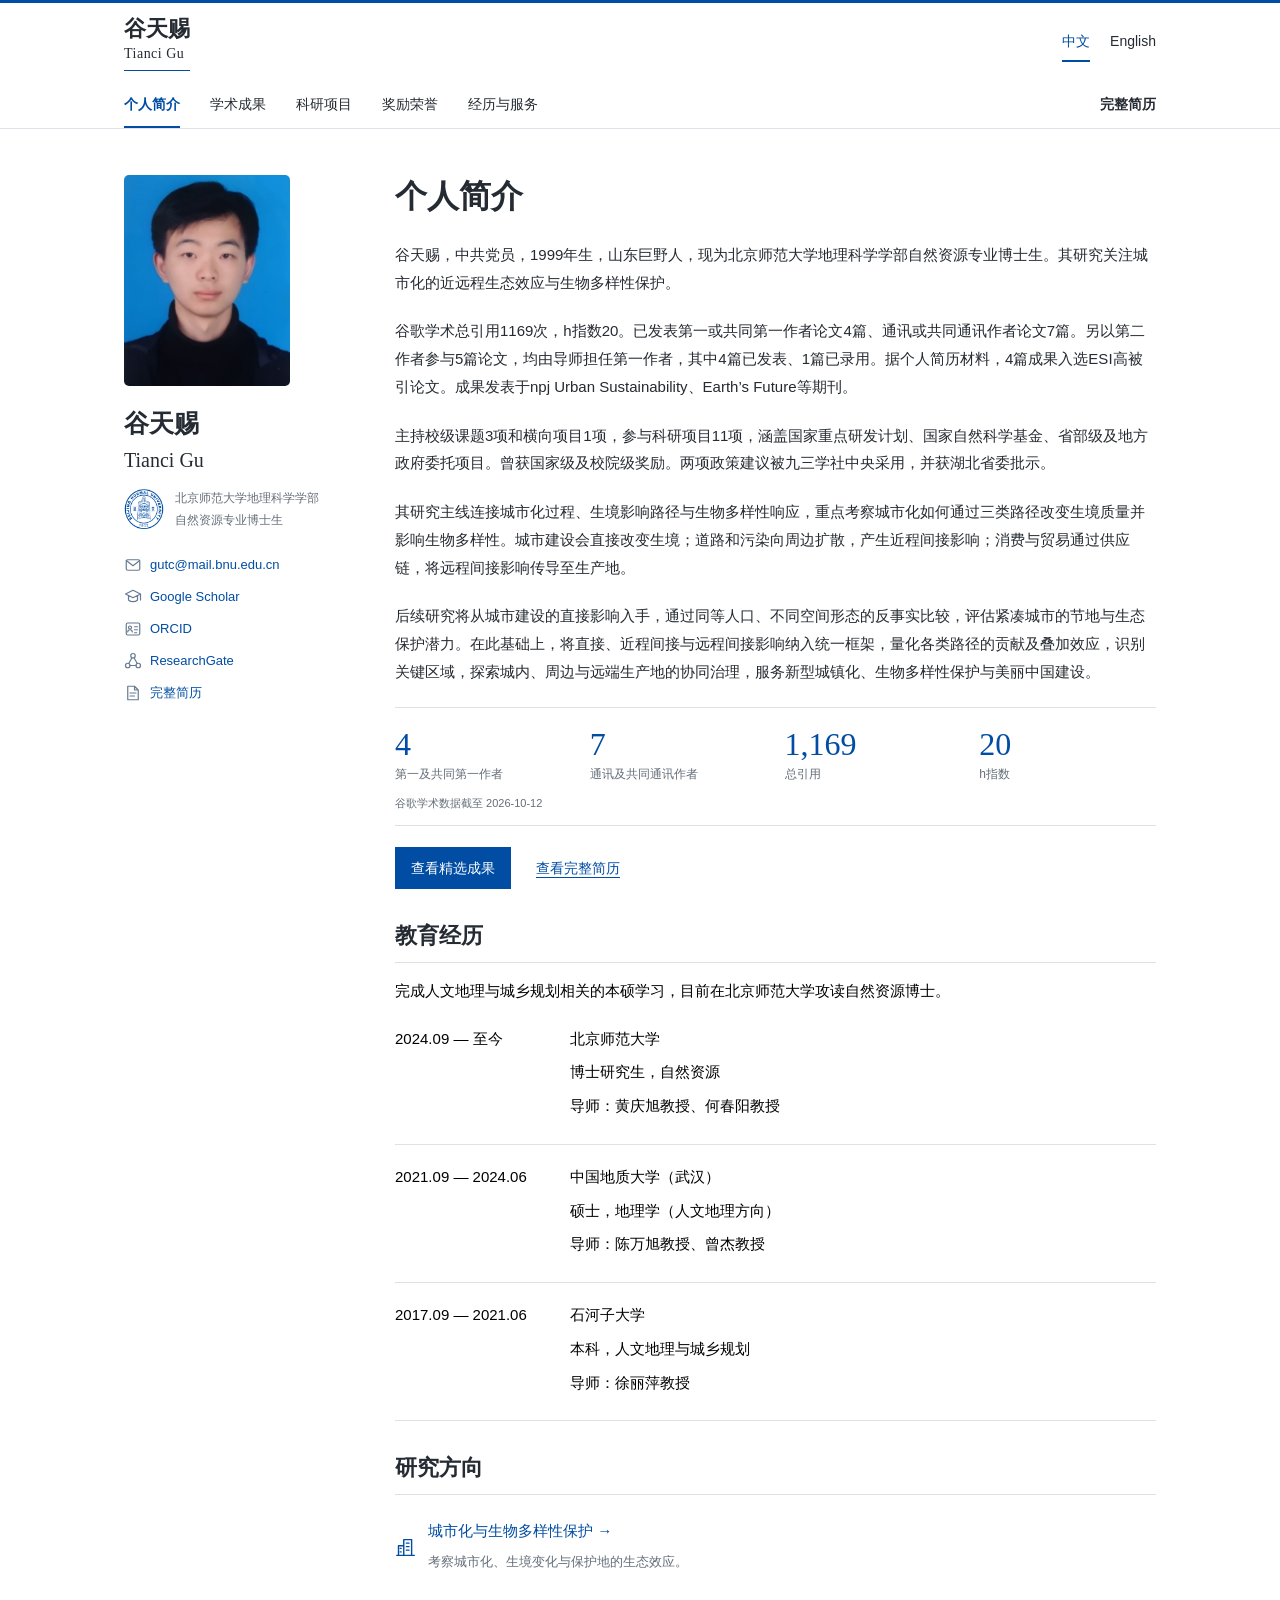
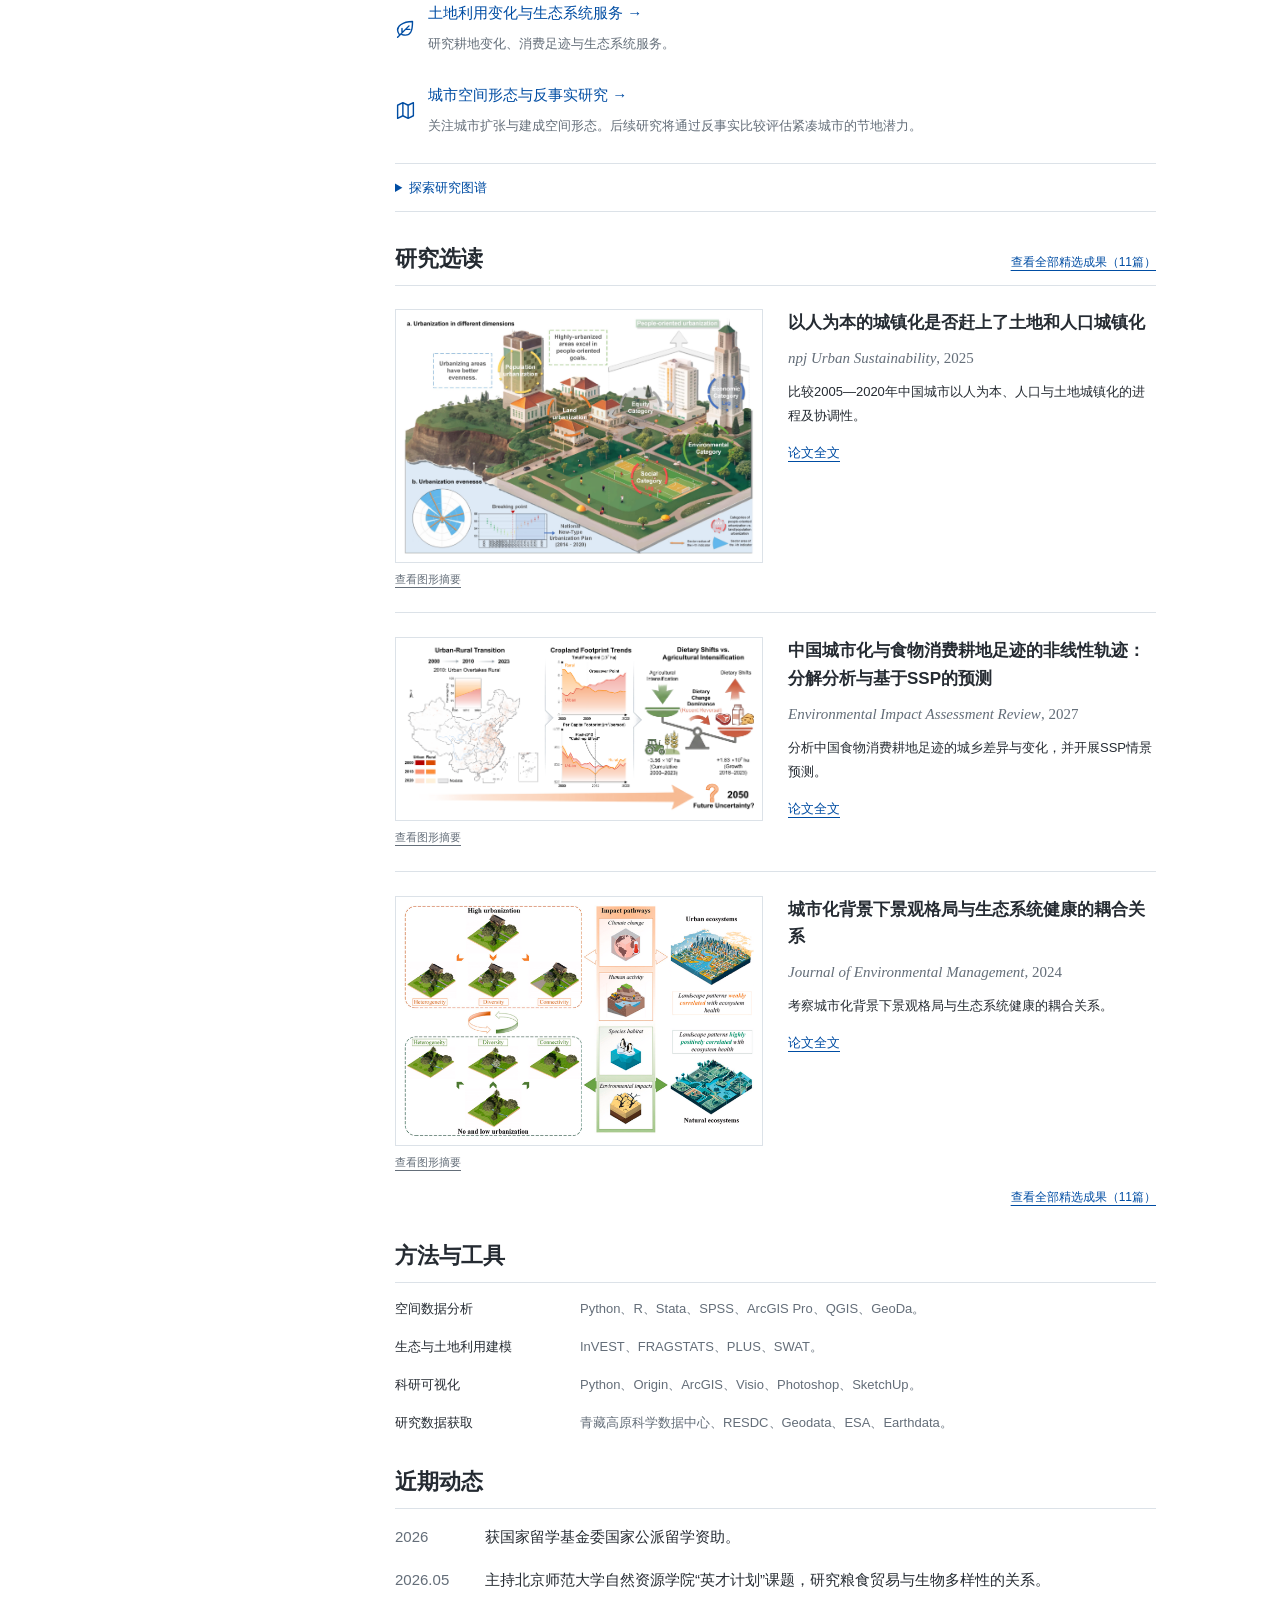
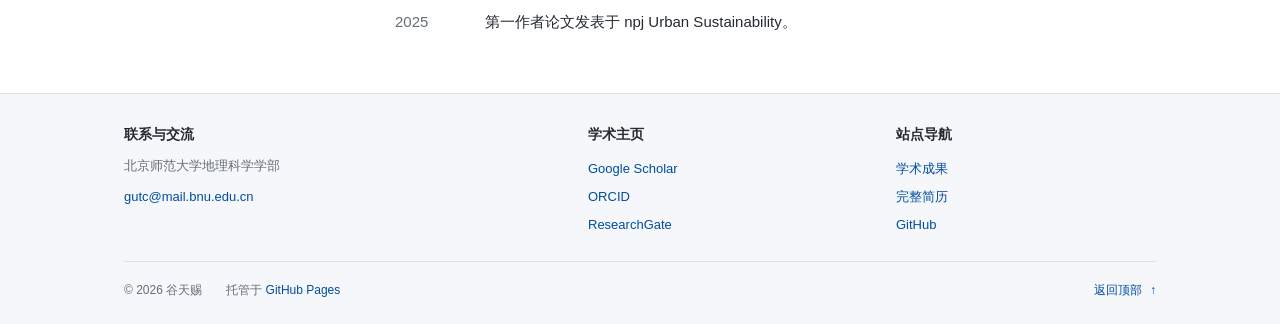
<file: index.html>
<!doctype html>
<html lang="zh-CN">
<head>
  <meta charset="utf-8">
  <meta name="viewport" content="width=device-width, initial-scale=1">
  <meta name="description" content="谷天赐，北京师范大学自然资源博士生，研究城市化生态效应与生物多样性保护。个人简介。">
  <meta name="theme-color" content="#004da3">
  <meta property="og:title" content="谷天赐 个人简介">
  <meta property="og:description" content="Tianci Gu, PhD student in Natural Resources at Beijing Normal University.">
  <meta property="og:type" content="website">
  <link rel="canonical" href="https://sea993.github.io/CV_GUTIANCI/">
  <link rel="icon" href="assets/favicon.svg" type="image/svg+xml">
  <link rel="stylesheet" href="assets/style.css?v=1792834777469126100">
  <title>谷天赐 个人简介</title>
  <script src="assets/content.js?v=1792834777469126100" defer></script>
  <script src="assets/app.js?v=1792834777469126100" defer></script>
</head>
<body id="top" data-page="about" data-asset-version="1792834777469126100">
  <a class="skip-link" href="#main" data-i18n="skip">跳到正文</a>
  <header class="site-header">
    <div class="header-inner">
      <a class="wordmark" href="index.html" data-page-link="about"><span lang="zh-CN" data-profile-name="zh">谷天赐</span><span class="wordmark-en" lang="en" data-profile-name="en">Tianci Gu</span></a>
      <div class="header-controls">
        <div class="language-switch" role="group" aria-label="语言选择 Language selection">
          <button type="button" data-language="zh" aria-pressed="true">中文</button>
          <button type="button" data-language="en" aria-pressed="false">English</button>
        </div>
        <button class="menu-button" type="button" aria-expanded="false" aria-controls="site-nav"><span class="menu-icon" aria-hidden="true">☰</span><span data-i18n="menu">导航</span></button>
      </div>
    </div>
    <nav class="site-nav" id="site-nav" aria-label="主要导航"><a href="index.html" data-page-link="about" data-i18n="about" aria-current="page">个人简介</a><a href="publications.html" data-page-link="publications" data-i18n="publications">学术成果</a><a href="projects.html" data-page-link="projects" data-i18n="projects">科研项目</a><a href="awards.html" data-page-link="awards" data-i18n="awards">奖励荣誉</a><a href="service.html" data-page-link="service" data-i18n="service">经历与服务</a><a href="cv.html" data-page-link="cv" data-i18n="cv">完整简历</a></nav>
    <nav class="quick-nav" aria-label="快捷导航"><a href="index.html" data-page-link="about" data-i18n="profileShort" aria-current="page">简介</a><a href="publications.html" data-page-link="publications" data-i18n="publications">学术成果</a><a href="projects.html" data-page-link="projects" data-i18n="projectsShort">科研项目</a></nav>
  </header>
  <main id="main" class="page-shell"><section id="about" class="about-layout" aria-labelledby="home-title">
  <aside class="profile-sidebar">
    <figure class="portrait-block"><img src="assets/portrait.jpeg" width="150" height="191" alt="谷天赐 Tianci Gu" fetchpriority="high"></figure>
    <h2 id="profile-name">谷天赐 <span>Tianci Gu</span></h2>
    <div class="profile-institution"><img class="institution-seal" src="assets/bnu-seal.png" width="40" height="40" alt="北京师范大学 Beijing Normal University"><p id="profile-position" class="profile-position">北京师范大学地理科学学部<br>自然资源专业博士生</p></div>
    <details class="profile-contact"><summary data-i18n="contactDetails">联系方式与学术主页</summary><div class="contact-links">
  <a href="mailto:gutc@mail.bnu.edu.cn" data-email><svg class="contact-icon" aria-hidden="true"><use href="assets/icons.svg#mail"></use></svg><span>gutc@mail.bnu.edu.cn</span></a>
  <a id="scholar-link" href="https://scholar.google.com/citations?user=gLpuU54AAAAJ" target="_blank" rel="noopener"><svg class="contact-icon" aria-hidden="true"><use href="assets/icons.svg#scholar"></use></svg><span>Google Scholar</span></a>
  <a id="orcid-link" href="https://orcid.org/0000-0001-9466-5545" target="_blank" rel="noopener"><svg class="contact-icon" aria-hidden="true"><use href="assets/icons.svg#identity"></use></svg><span>ORCID</span></a>
  <a id="researchgate-link" href="https://www.researchgate.net/profile/Tianci-Gu-2" target="_blank" rel="noopener"><svg class="contact-icon" aria-hidden="true"><use href="assets/icons.svg#network"></use></svg><span>ResearchGate</span></a>
  <a href="cv.html" data-page-link="cv"><svg class="contact-icon" aria-hidden="true"><use href="assets/icons.svg#document"></use></svg><span data-i18n="cv">完整简历</span></a>
</div></details>
  </aside>
  <div class="about-main">
    <h1 id="home-title" class="about-title" data-i18n="about">个人简介</h1>
    <div id="home-biography" class="home-biography"></div>
    <div id="home-metrics" class="home-metrics" aria-label="学术成果概览"></div>
    <div class="home-actions"><a class="primary-link" href="publications.html" data-selected-link data-i18n="viewSelected">查看精选成果</a><a href="cv.html" data-page-link="cv" data-i18n="viewCv">查看完整简历</a></div>
    <section id="education" class="home-education" aria-labelledby="education-title">
      <h2 id="education-title" data-i18n="education">教育经历</h2>
      <p class="page-lead" data-page-summary="education"></p>
      <div id="education-list" class="education-list"></div>
    </section>
    <h2 data-i18n="researchInterests">研究方向</h2><ul id="home-research" class="research-interests"></ul>
    <details id="research-map-panel" class="research-map-panel"><summary data-i18n="exploreMap">探索研究图谱</summary><p class="map-explanation" data-i18n="mapExplanation"></p><div id="research-map"></div><div id="map-paper-links" class="map-paper-links"></div></details>
    <div class="section-heading"><h2 data-i18n="selectedResearch">研究选读</h2><a href="publications.html" data-selected-link data-selected-count></a></div><div id="home-featured" class="featured-research"></div>
    <p class="more-selected"><a href="publications.html" data-selected-link data-selected-count></a></p>
    <h2 data-i18n="skills">方法与工具</h2><dl id="home-methods" class="home-methods"></dl>
    <h2 data-i18n="recentNews">近期动态</h2><ul id="home-news" class="news-list"></ul>
  </div>
</section><noscript><p>请开启JavaScript浏览网站内容，或<a href="assets/tianci-gu-cv.docx?v=1792834777469126100">下载Word简历</a>。 Enable JavaScript to browse this site, or download the CV.</p></noscript></main>
  <footer class="site-footer" id="site-footer">
    <div class="footer-inner">
      <div class="footer-main">
        <section class="footer-contact" aria-labelledby="footer-contact-title">
          <h2 id="footer-contact-title" data-i18n="footerContact">联系与交流</h2>
          <p id="footer-affiliation">北京师范大学地理科学学部</p>
          <a href="mailto:gutc@mail.bnu.edu.cn" data-email><span>gutc@mail.bnu.edu.cn</span></a>
        </section>
        <nav aria-labelledby="footer-academic-title">
          <h2 id="footer-academic-title" data-i18n="footerAcademic">学术主页</h2>
          <ul>
            <li><a id="footer-scholar-link" href="https://scholar.google.com/citations?user=gLpuU54AAAAJ" target="_blank" rel="noopener">Google Scholar</a></li>
            <li><a id="footer-orcid-link" href="https://orcid.org/0000-0001-9466-5545" target="_blank" rel="noopener">ORCID</a></li>
            <li><a id="footer-researchgate-link" href="https://www.researchgate.net/profile/Tianci-Gu-2" target="_blank" rel="noopener">ResearchGate</a></li>
          </ul>
        </nav>
        <nav aria-labelledby="footer-explore-title">
          <h2 id="footer-explore-title" data-i18n="footerExplore">站点导航</h2>
          <ul>
            <li><a href="publications.html" data-page-link="publications" data-i18n="publications">学术成果</a></li>
            <li><a href="cv.html" data-page-link="cv" data-i18n="cv">完整简历</a></li>
            <li><a href="https://github.com/sea993/CV_GUTIANCI" target="_blank" rel="noopener">GitHub</a></li>
          </ul>
        </nav>
      </div>
      <div class="footer-bottom">
        <p id="footer-copyright">© 2026 谷天赐</p>
        <p class="footer-host"><span data-i18n="footerHosted">托管于</span> <a href="https://pages.github.com/" target="_blank" rel="noopener">GitHub Pages</a></p>
        <a class="back-to-top" href="#top"><span data-i18n="backToTop">返回顶部</span><span aria-hidden="true">↑</span></a>
      </div>
    </div>
  </footer>
</body>
</html>
</file>
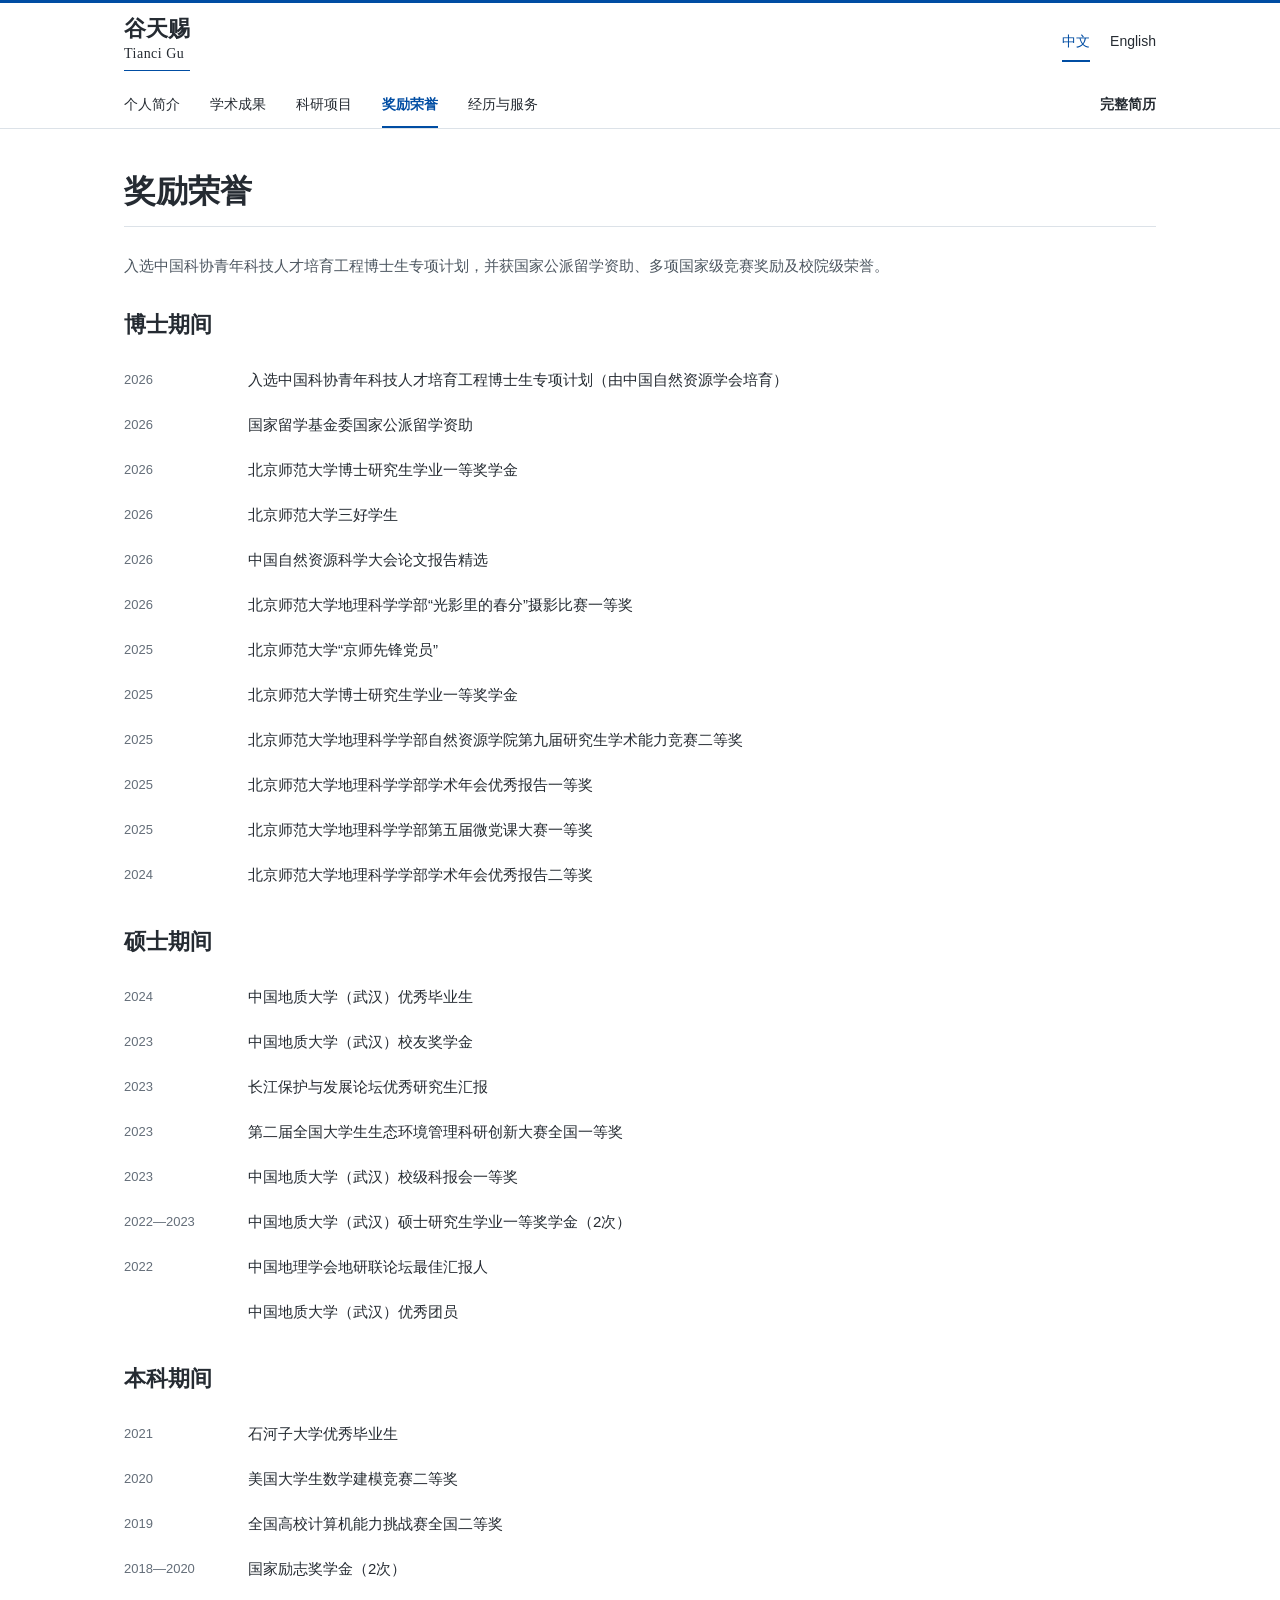
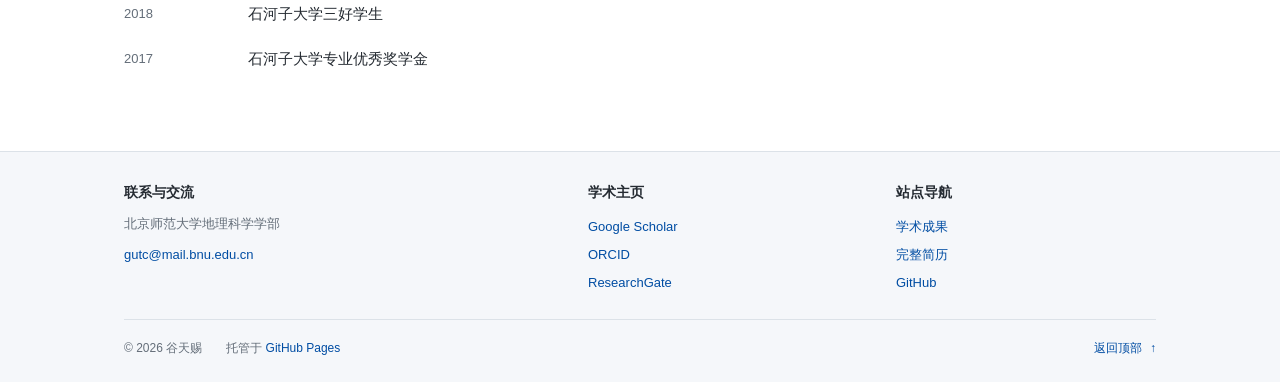
<file: awards.html>
<!doctype html>
<html lang="zh-CN">
<head>
  <meta charset="utf-8">
  <meta name="viewport" content="width=device-width, initial-scale=1">
  <meta name="description" content="谷天赐，北京师范大学自然资源博士生，研究城市化生态效应与生物多样性保护。奖励荣誉。">
  <meta name="theme-color" content="#004da3">
  <meta property="og:title" content="谷天赐 奖励荣誉">
  <meta property="og:description" content="Tianci Gu, PhD student in Natural Resources at Beijing Normal University.">
  <meta property="og:type" content="website">
  <link rel="canonical" href="https://sea993.github.io/CV_GUTIANCI/awards.html">
  <link rel="icon" href="assets/favicon.svg" type="image/svg+xml">
  <link rel="stylesheet" href="assets/style.css?v=1792834777469126100">
  <title>谷天赐 奖励荣誉</title>
  <script src="assets/content.js?v=1792834777469126100" defer></script>
  <script src="assets/app.js?v=1792834777469126100" defer></script>
</head>
<body id="top" data-page="awards" data-asset-version="1792834777469126100">
  <a class="skip-link" href="#main" data-i18n="skip">跳到正文</a>
  <header class="site-header">
    <div class="header-inner">
      <a class="wordmark" href="index.html" data-page-link="about"><span lang="zh-CN" data-profile-name="zh">谷天赐</span><span class="wordmark-en" lang="en" data-profile-name="en">Tianci Gu</span></a>
      <div class="header-controls">
        <div class="language-switch" role="group" aria-label="语言选择 Language selection">
          <button type="button" data-language="zh" aria-pressed="true">中文</button>
          <button type="button" data-language="en" aria-pressed="false">English</button>
        </div>
        <button class="menu-button" type="button" aria-expanded="false" aria-controls="site-nav"><span class="menu-icon" aria-hidden="true">☰</span><span data-i18n="menu">导航</span></button>
      </div>
    </div>
    <nav class="site-nav" id="site-nav" aria-label="主要导航"><a href="index.html" data-page-link="about" data-i18n="about">个人简介</a><a href="publications.html" data-page-link="publications" data-i18n="publications">学术成果</a><a href="projects.html" data-page-link="projects" data-i18n="projects">科研项目</a><a href="awards.html" data-page-link="awards" data-i18n="awards" aria-current="page">奖励荣誉</a><a href="service.html" data-page-link="service" data-i18n="service">经历与服务</a><a href="cv.html" data-page-link="cv" data-i18n="cv">完整简历</a></nav>
    <nav class="quick-nav" aria-label="快捷导航"><a href="index.html" data-page-link="about" data-i18n="profileShort">简介</a><a href="publications.html" data-page-link="publications" data-i18n="publications">学术成果</a><a href="projects.html" data-page-link="projects" data-i18n="projectsShort">科研项目</a></nav>
  </header>
  <main id="main" class="page-shell"><section id="awards" class="content-section" aria-labelledby="awards-title"><h1 class="page-title" id="awards-title" data-i18n="awards">奖励荣誉</h1><p class="page-lead" data-page-summary="awards"></p><div id="award-list" class="grouped-list"></div></section><noscript><p>请开启JavaScript浏览网站内容，或<a href="assets/tianci-gu-cv.docx?v=1792834777469126100">下载Word简历</a>。 Enable JavaScript to browse this site, or download the CV.</p></noscript></main>
  <footer class="site-footer" id="site-footer">
    <div class="footer-inner">
      <div class="footer-main">
        <section class="footer-contact" aria-labelledby="footer-contact-title">
          <h2 id="footer-contact-title" data-i18n="footerContact">联系与交流</h2>
          <p id="footer-affiliation">北京师范大学地理科学学部</p>
          <a href="mailto:gutc@mail.bnu.edu.cn" data-email><span>gutc@mail.bnu.edu.cn</span></a>
        </section>
        <nav aria-labelledby="footer-academic-title">
          <h2 id="footer-academic-title" data-i18n="footerAcademic">学术主页</h2>
          <ul>
            <li><a id="footer-scholar-link" href="https://scholar.google.com/citations?user=gLpuU54AAAAJ" target="_blank" rel="noopener">Google Scholar</a></li>
            <li><a id="footer-orcid-link" href="https://orcid.org/0000-0001-9466-5545" target="_blank" rel="noopener">ORCID</a></li>
            <li><a id="footer-researchgate-link" href="https://www.researchgate.net/profile/Tianci-Gu-2" target="_blank" rel="noopener">ResearchGate</a></li>
          </ul>
        </nav>
        <nav aria-labelledby="footer-explore-title">
          <h2 id="footer-explore-title" data-i18n="footerExplore">站点导航</h2>
          <ul>
            <li><a href="publications.html" data-page-link="publications" data-i18n="publications">学术成果</a></li>
            <li><a href="cv.html" data-page-link="cv" data-i18n="cv">完整简历</a></li>
            <li><a href="https://github.com/sea993/CV_GUTIANCI" target="_blank" rel="noopener">GitHub</a></li>
          </ul>
        </nav>
      </div>
      <div class="footer-bottom">
        <p id="footer-copyright">© 2026 谷天赐</p>
        <p class="footer-host"><span data-i18n="footerHosted">托管于</span> <a href="https://pages.github.com/" target="_blank" rel="noopener">GitHub Pages</a></p>
        <a class="back-to-top" href="#top"><span data-i18n="backToTop">返回顶部</span><span aria-hidden="true">↑</span></a>
      </div>
    </div>
  </footer>
</body>
</html>
</file>
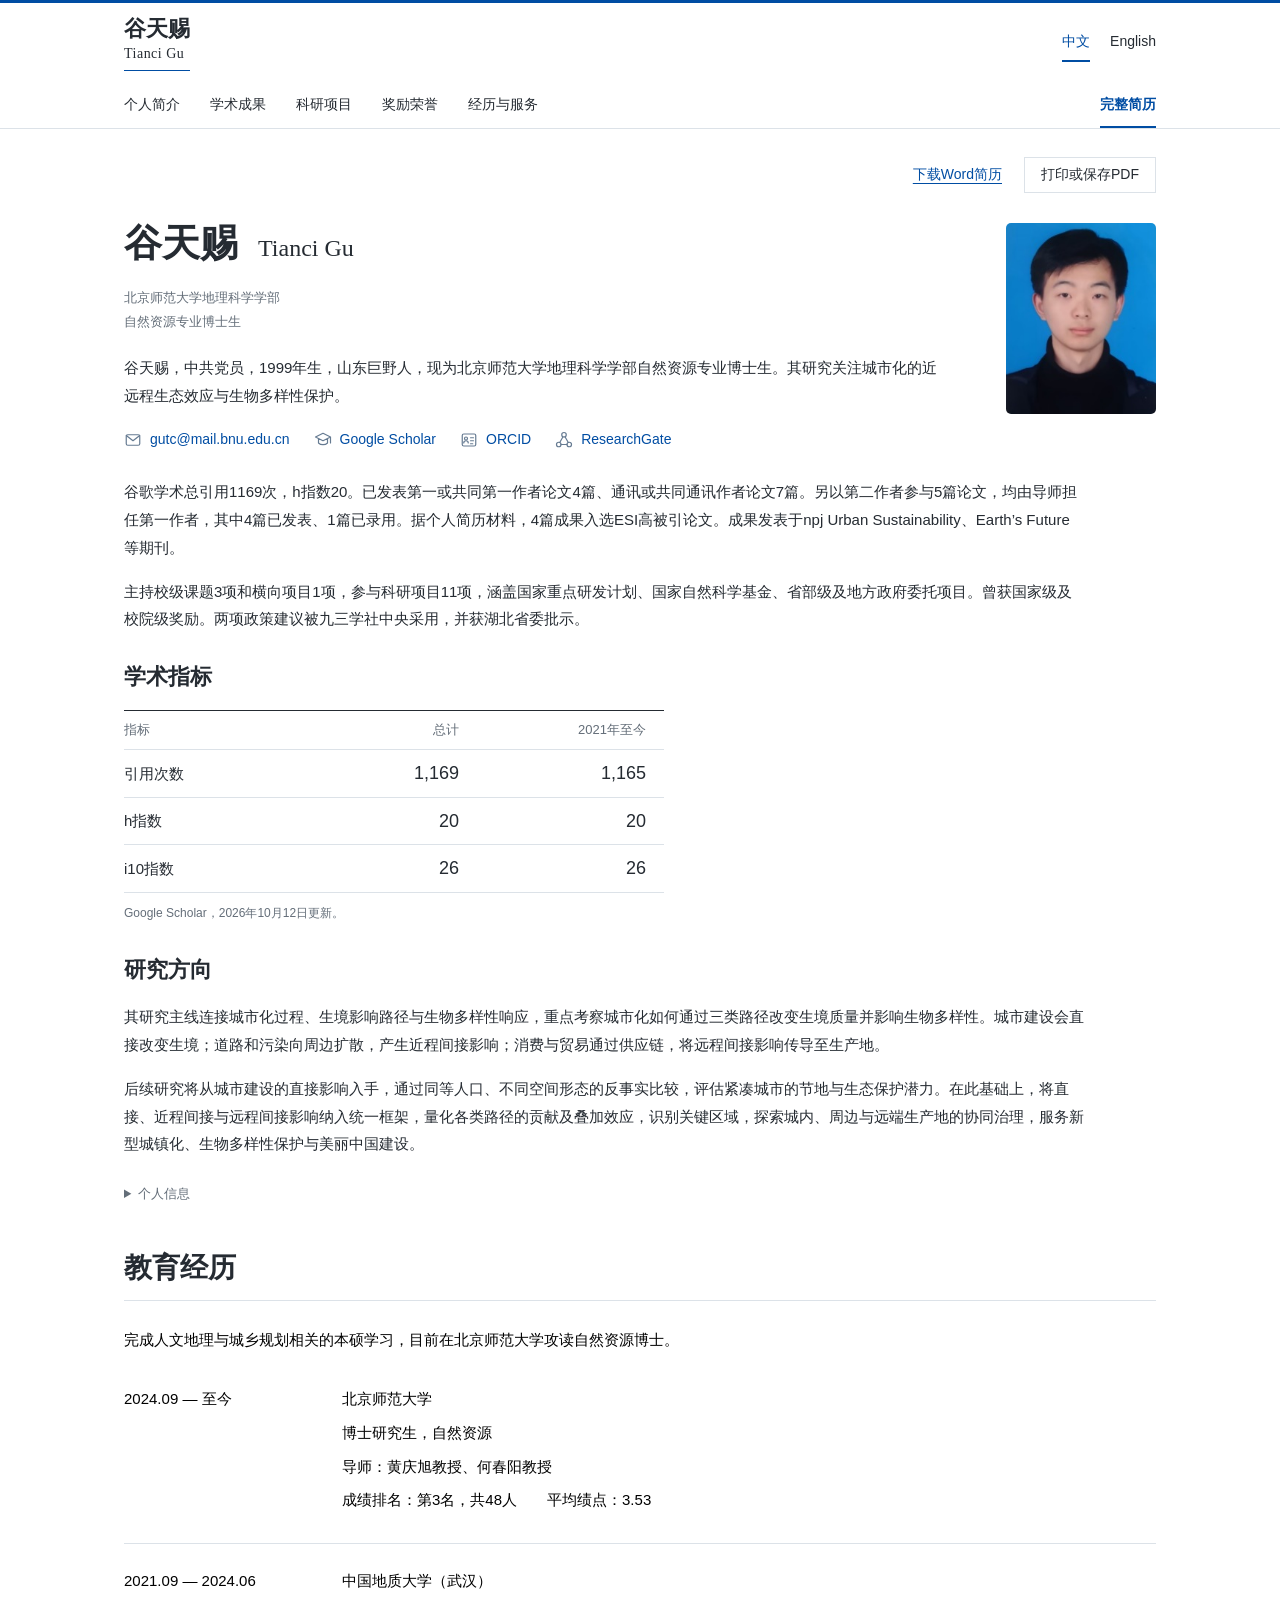
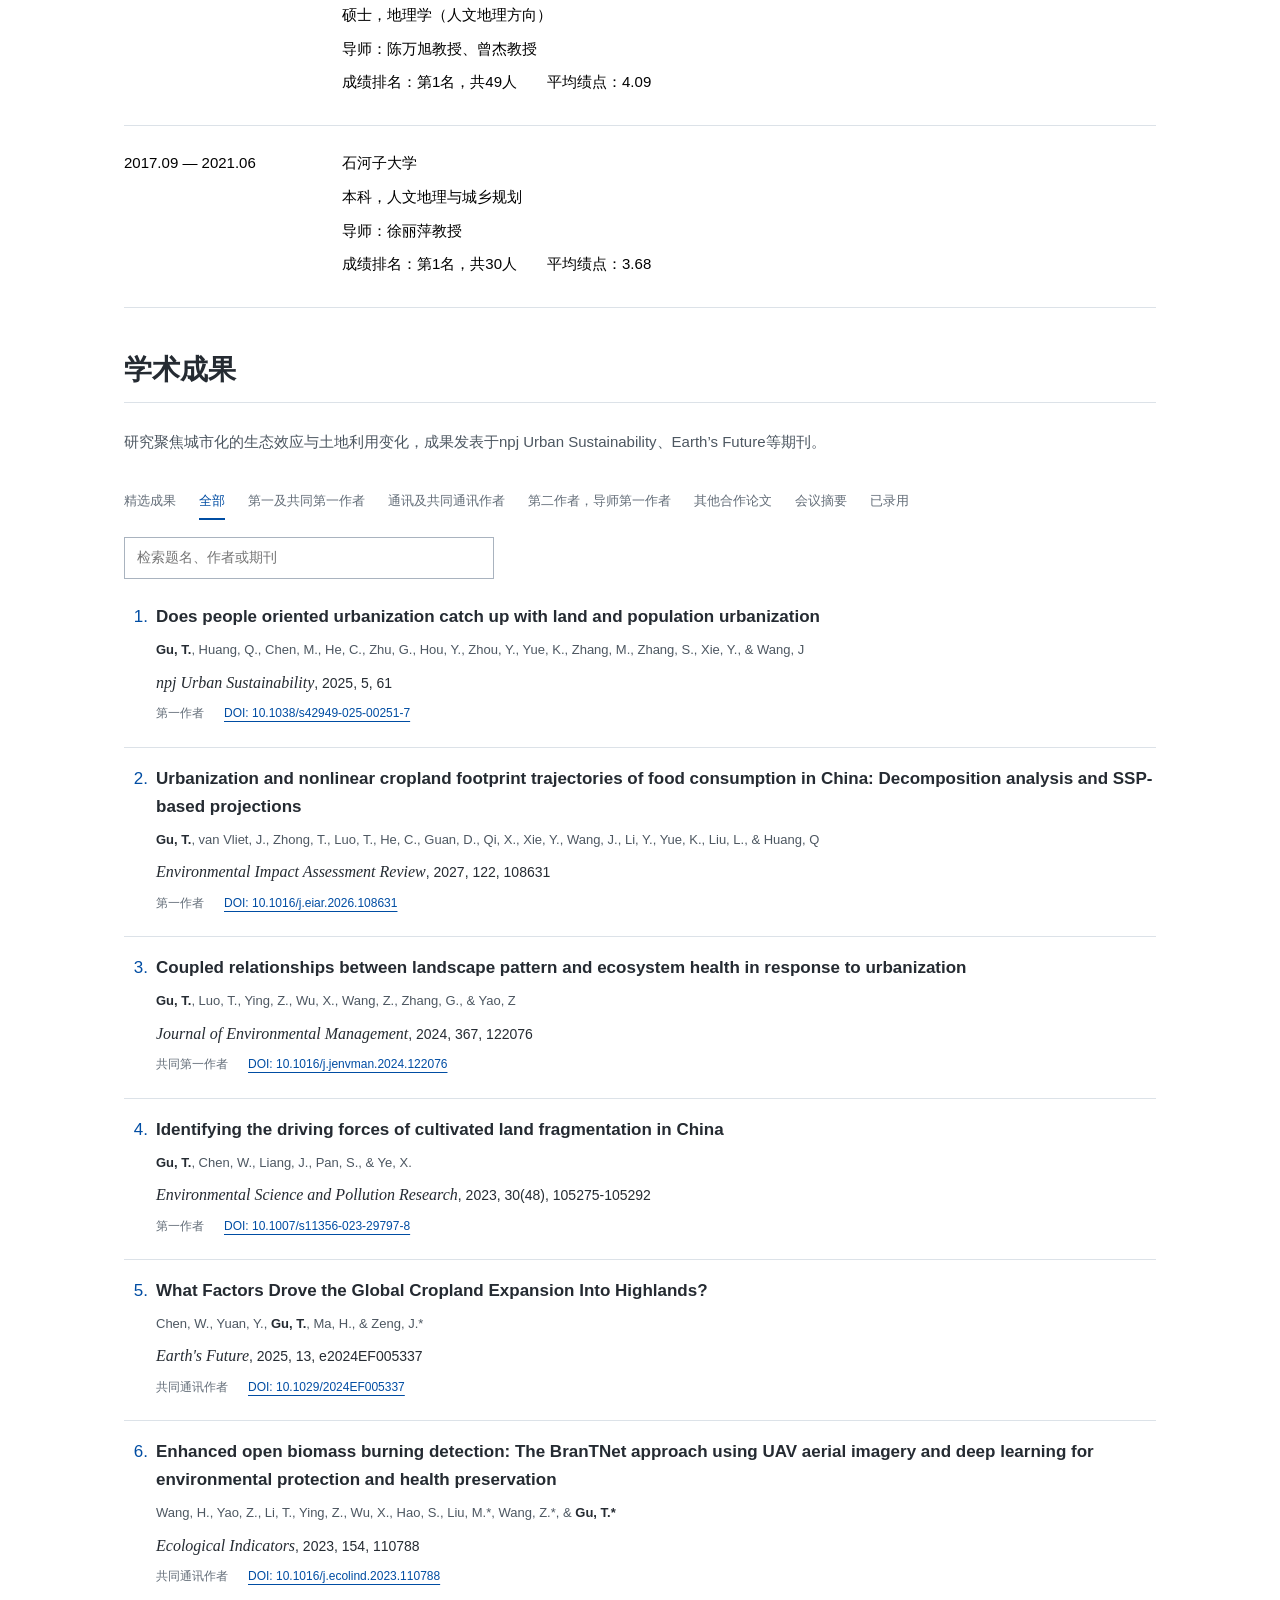
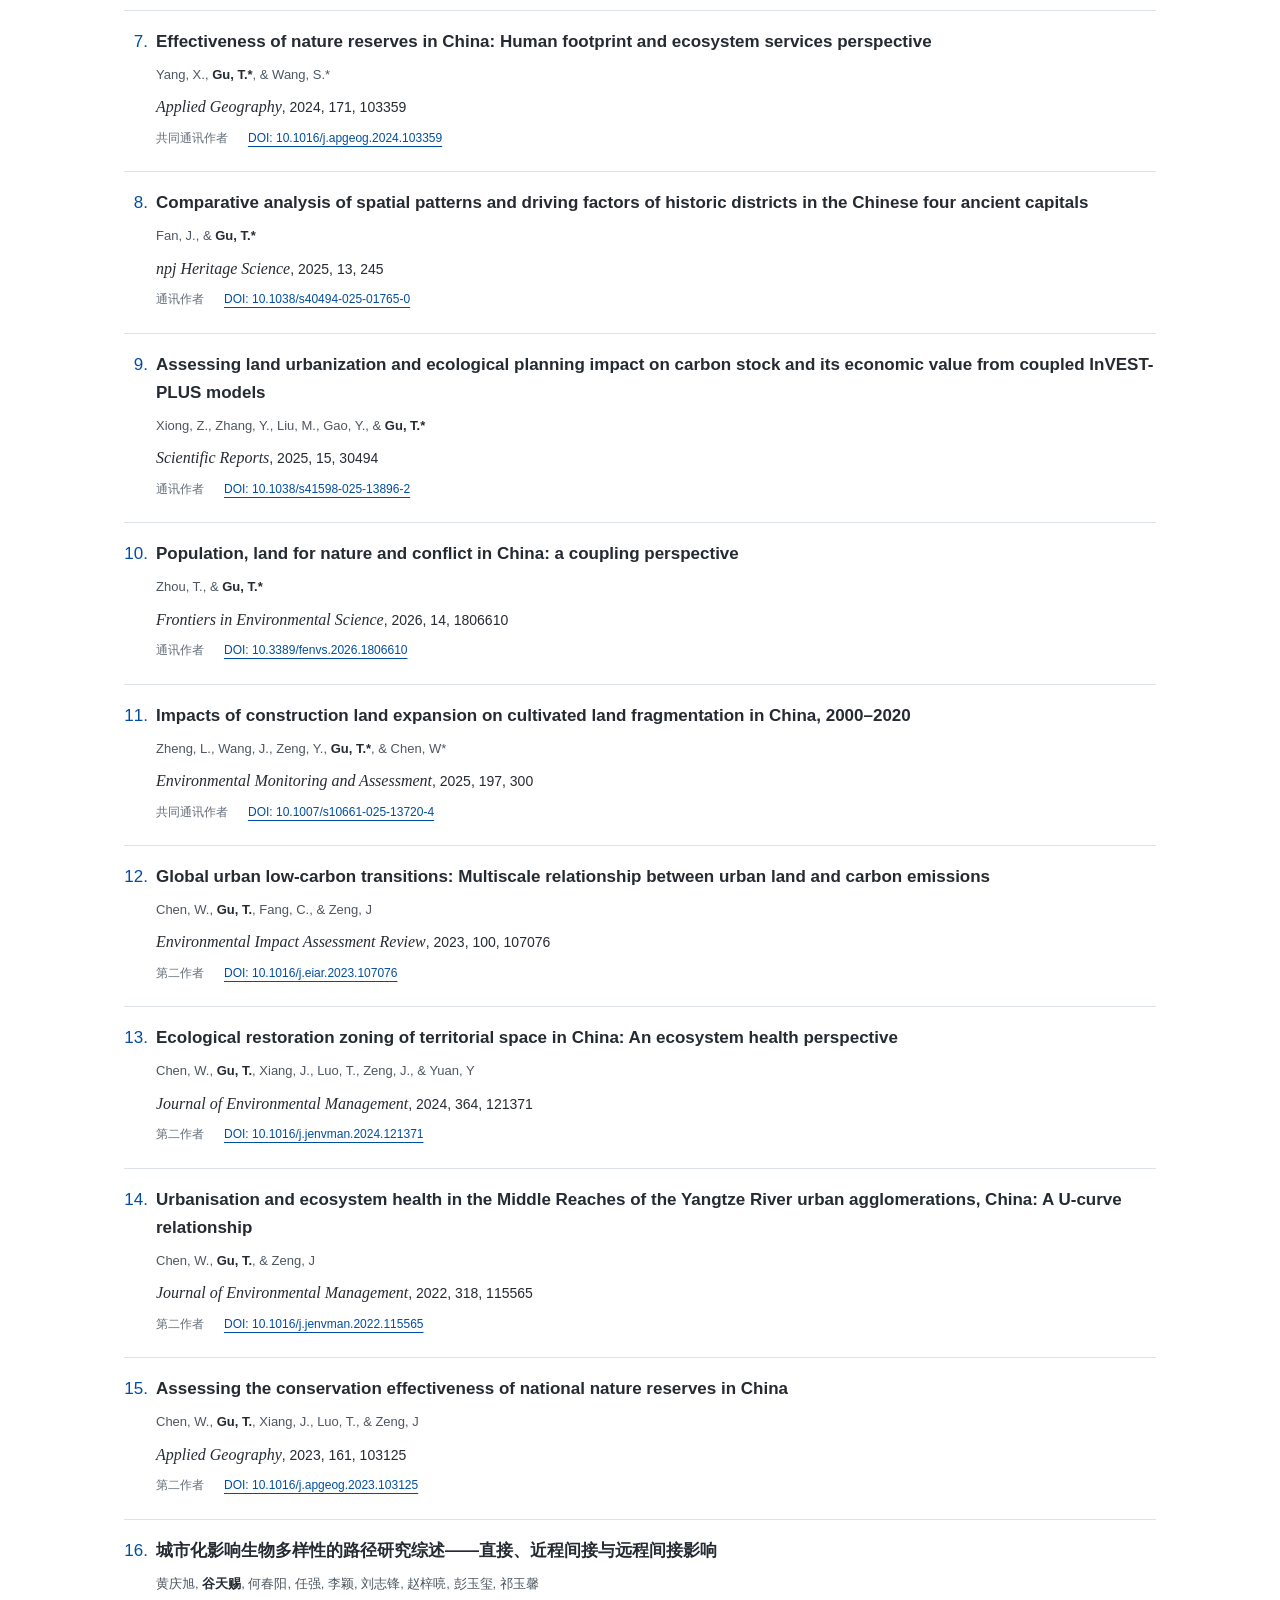
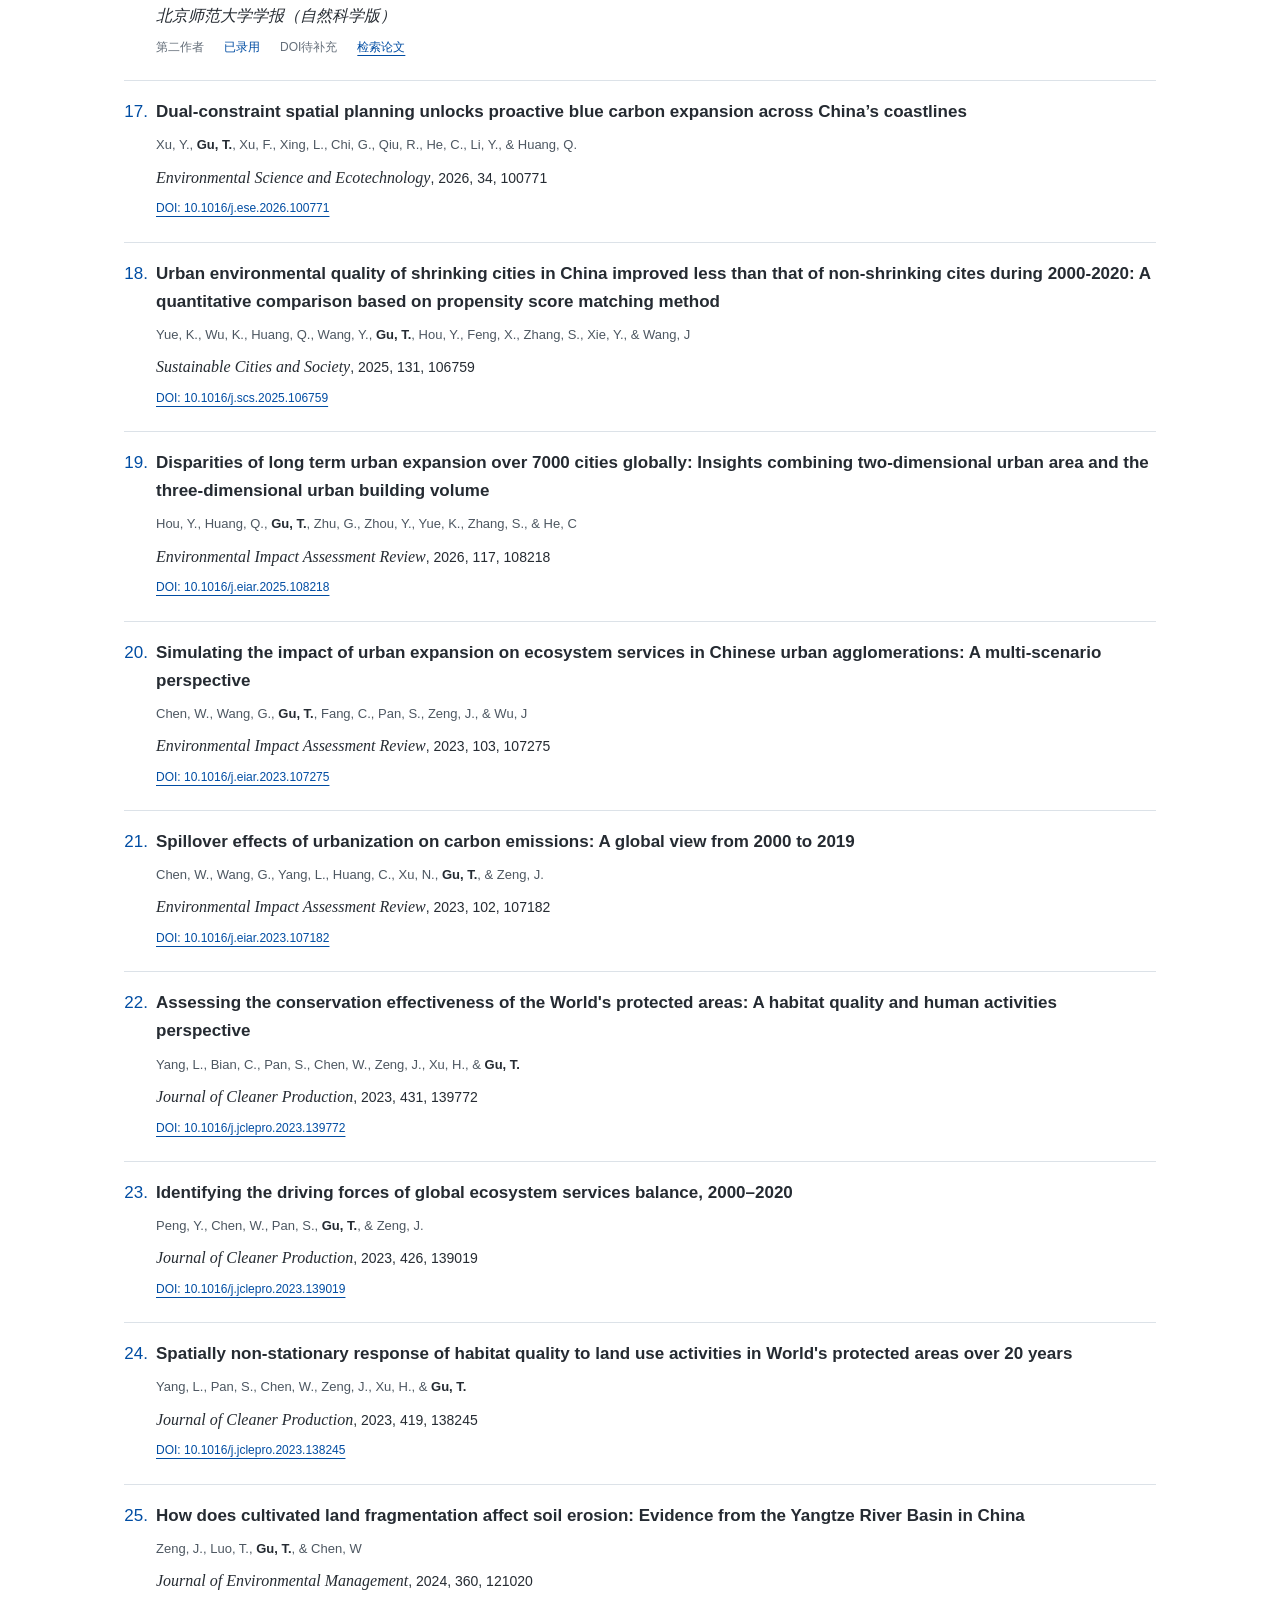
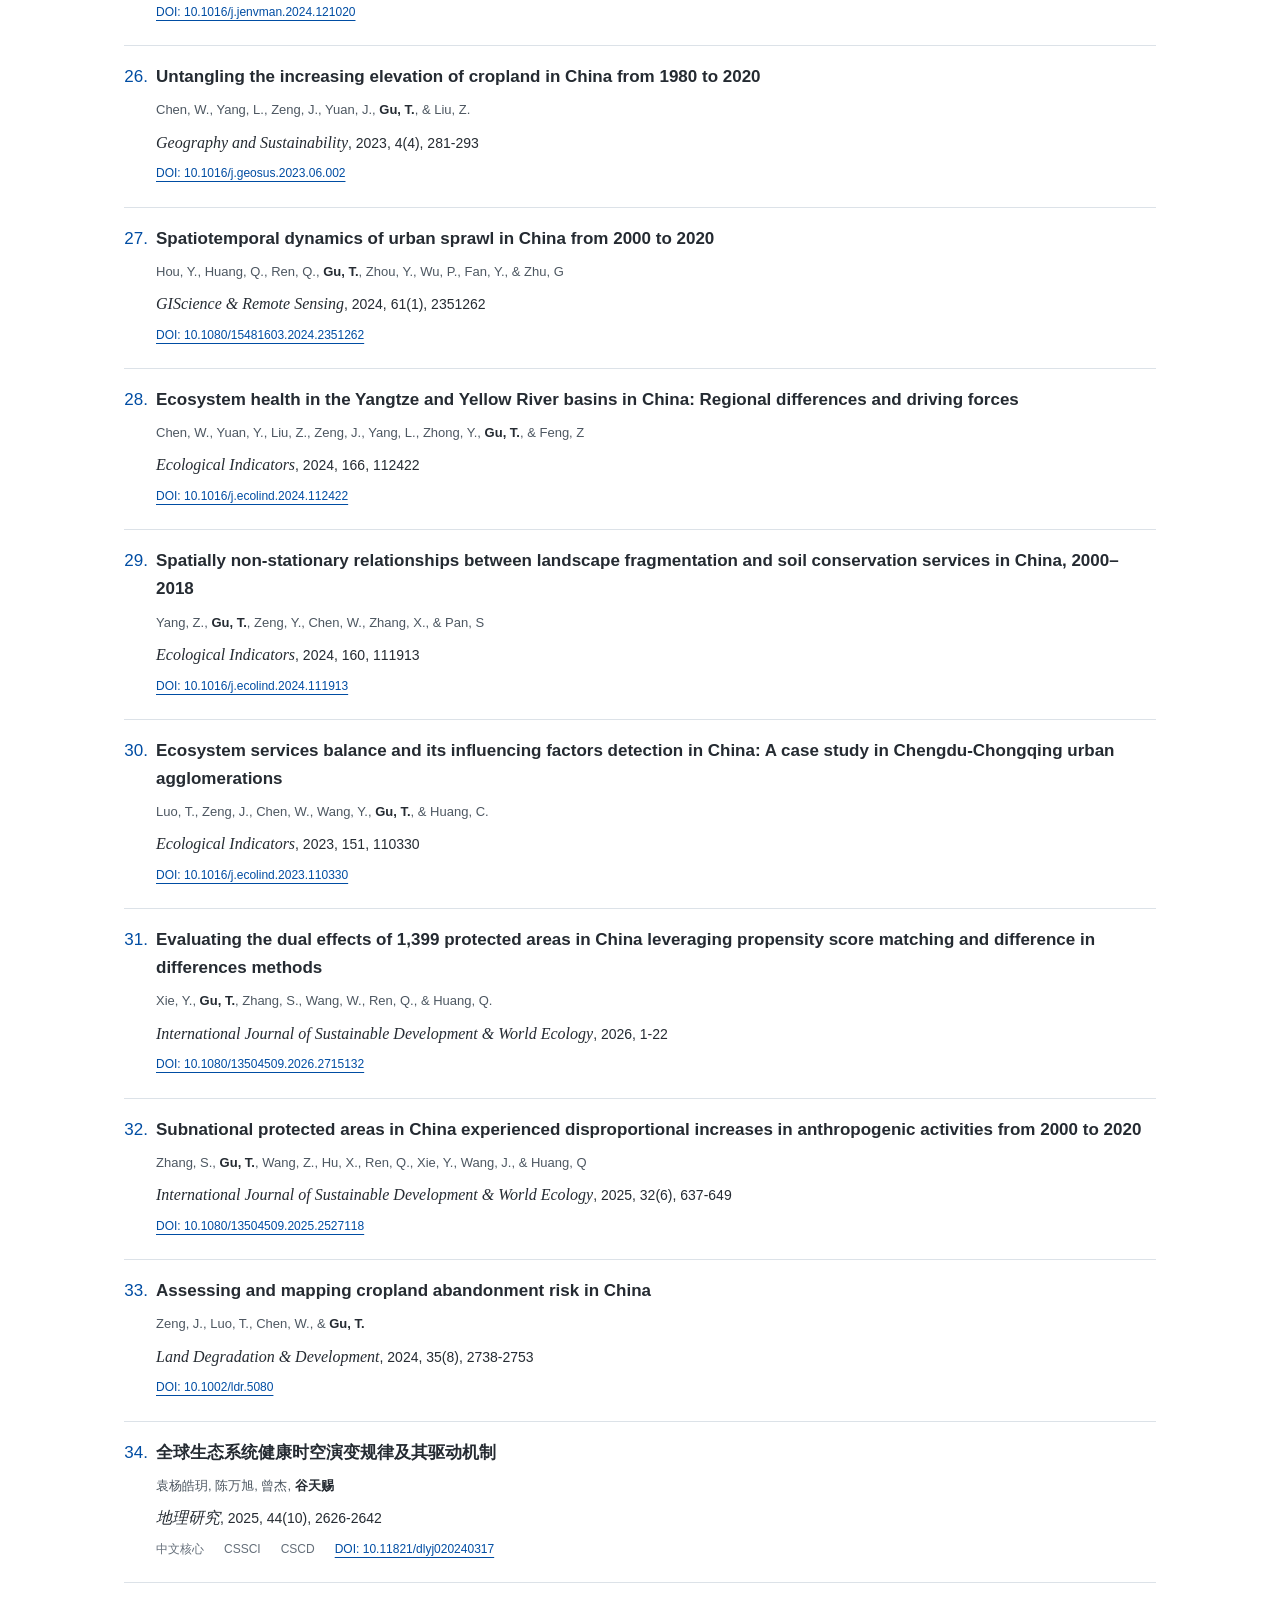
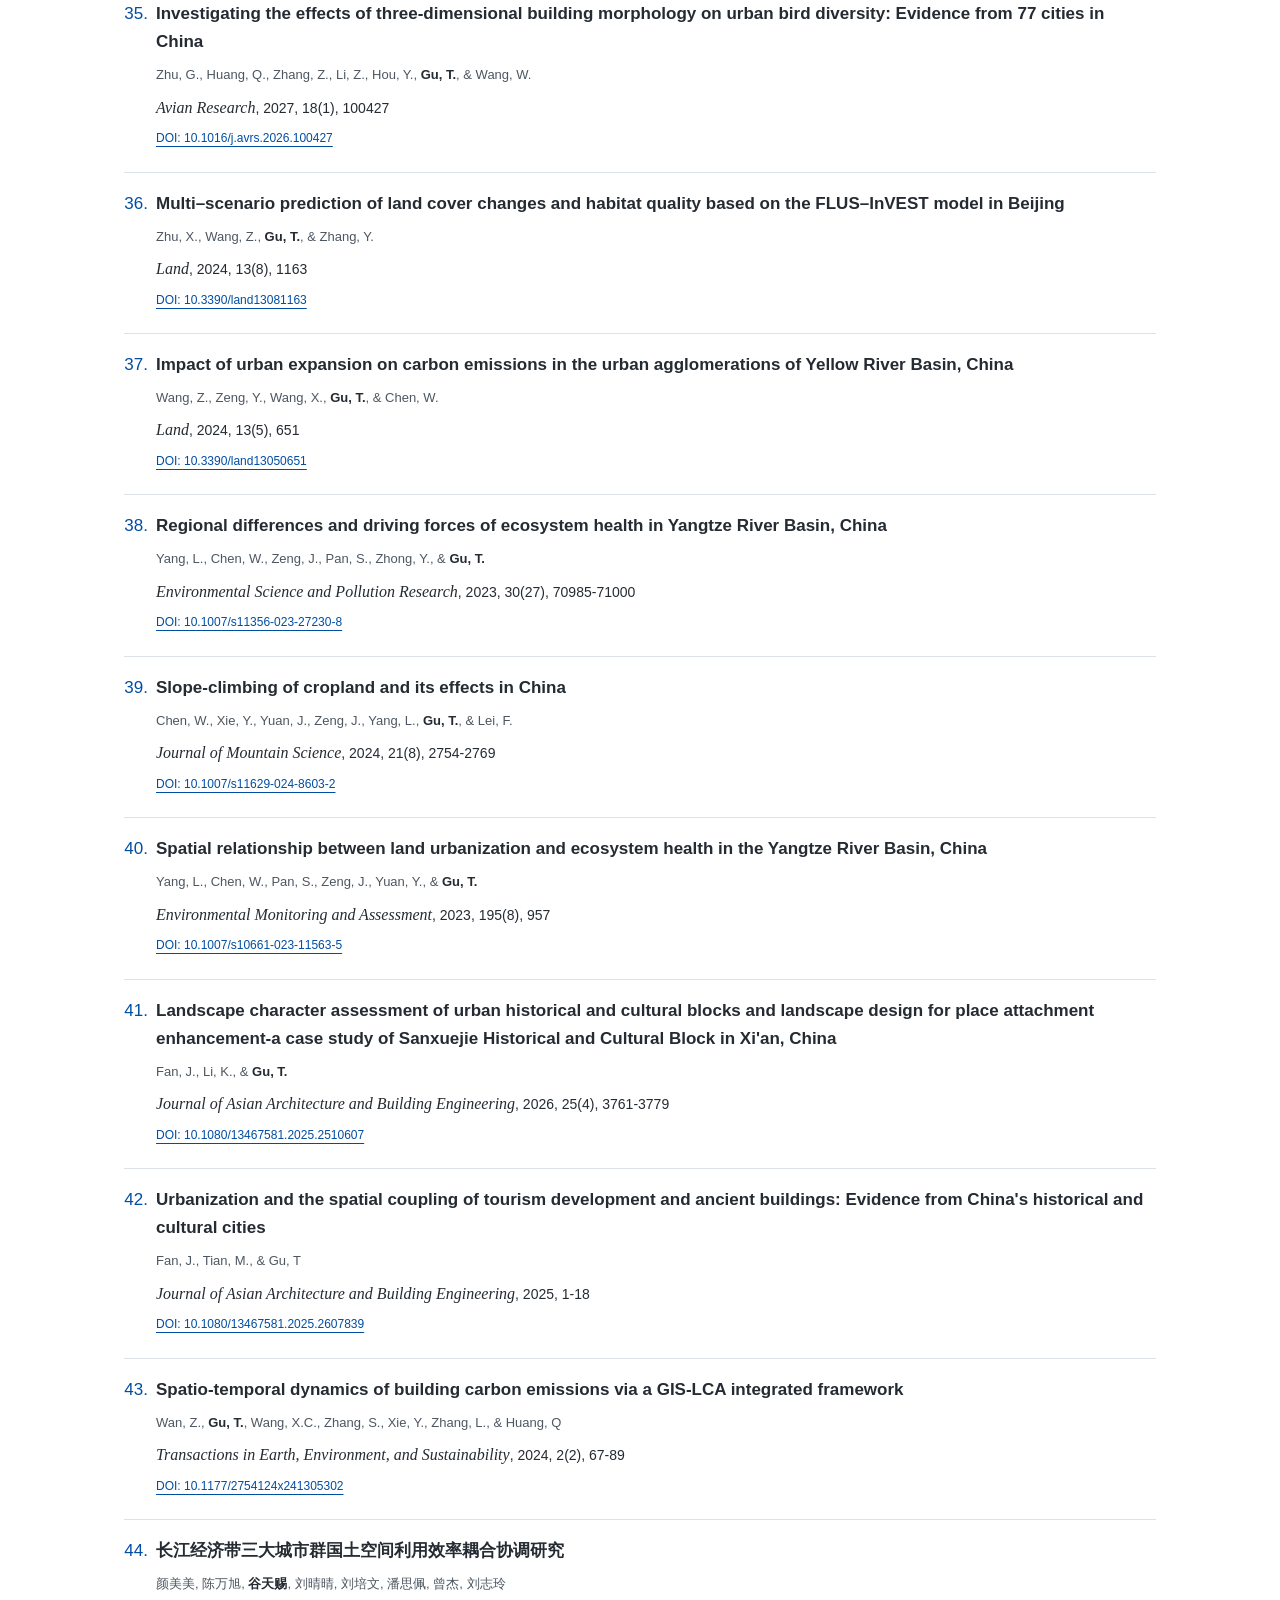
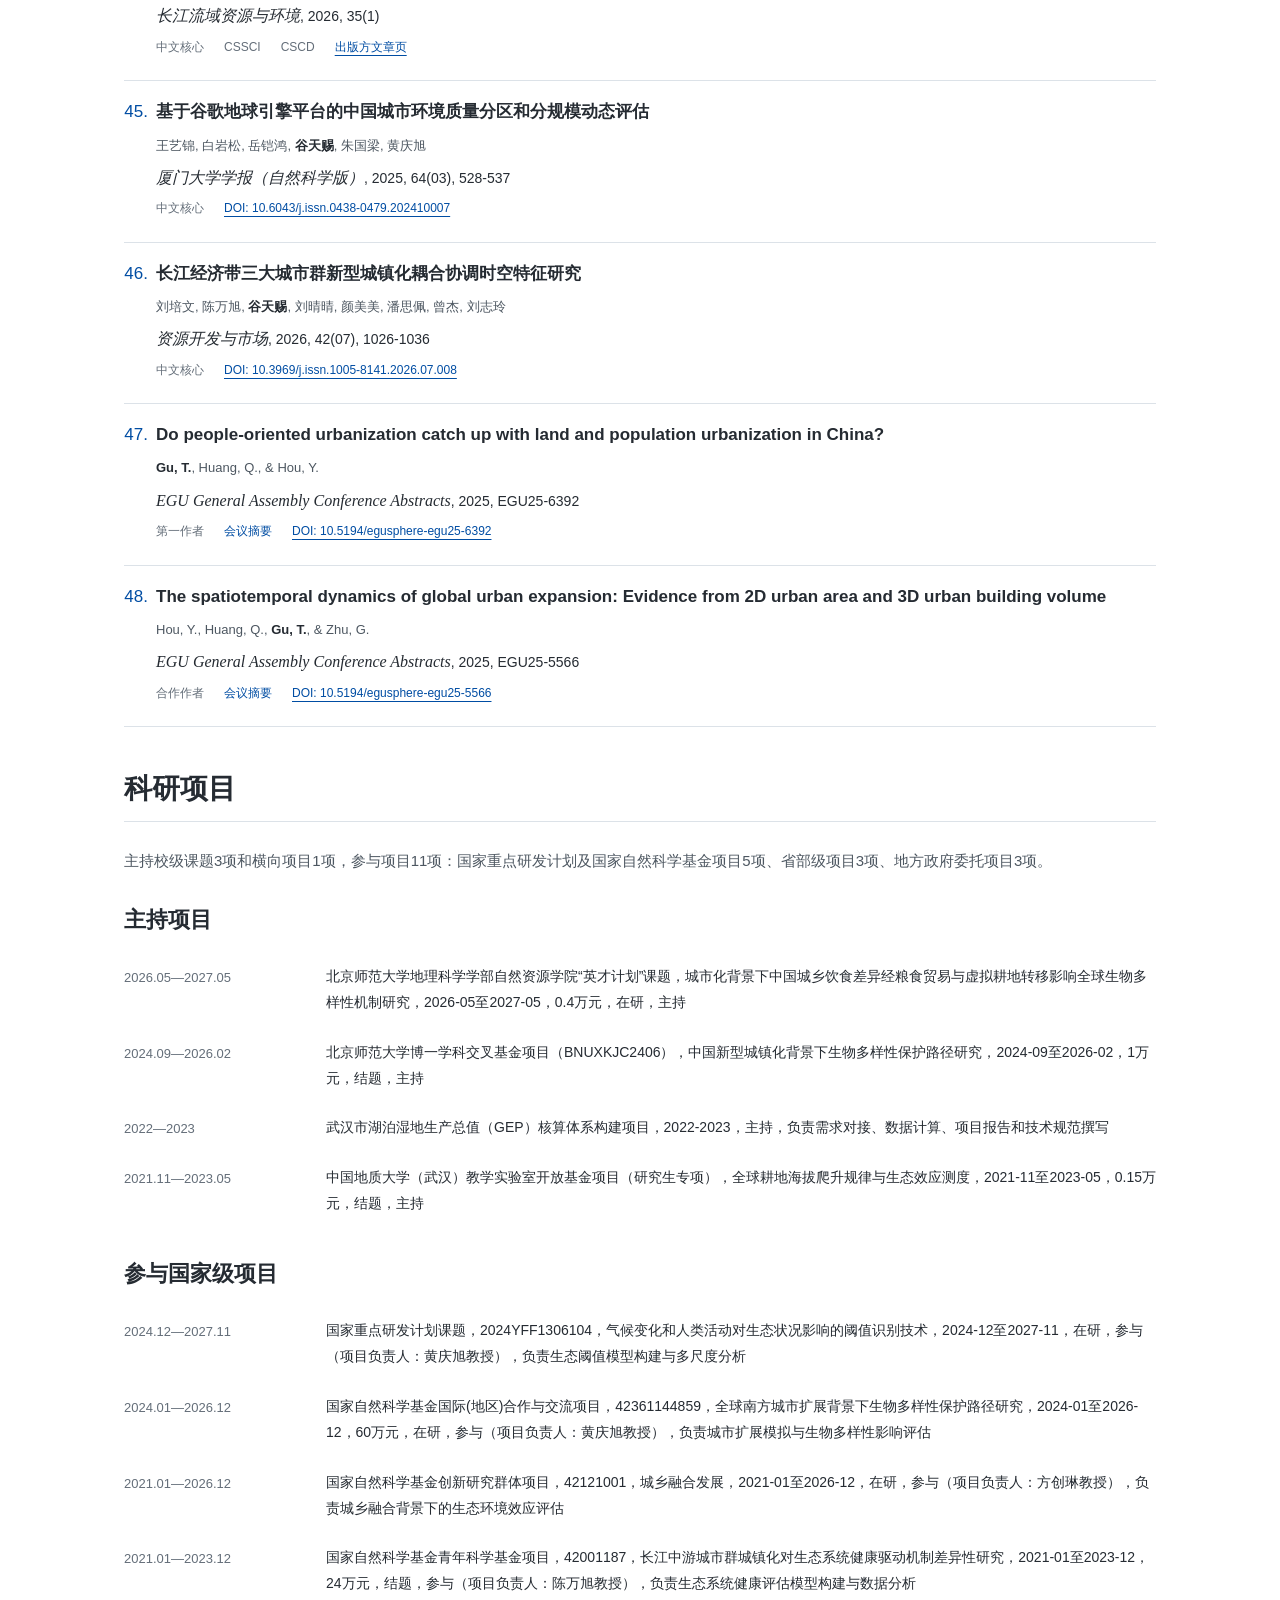
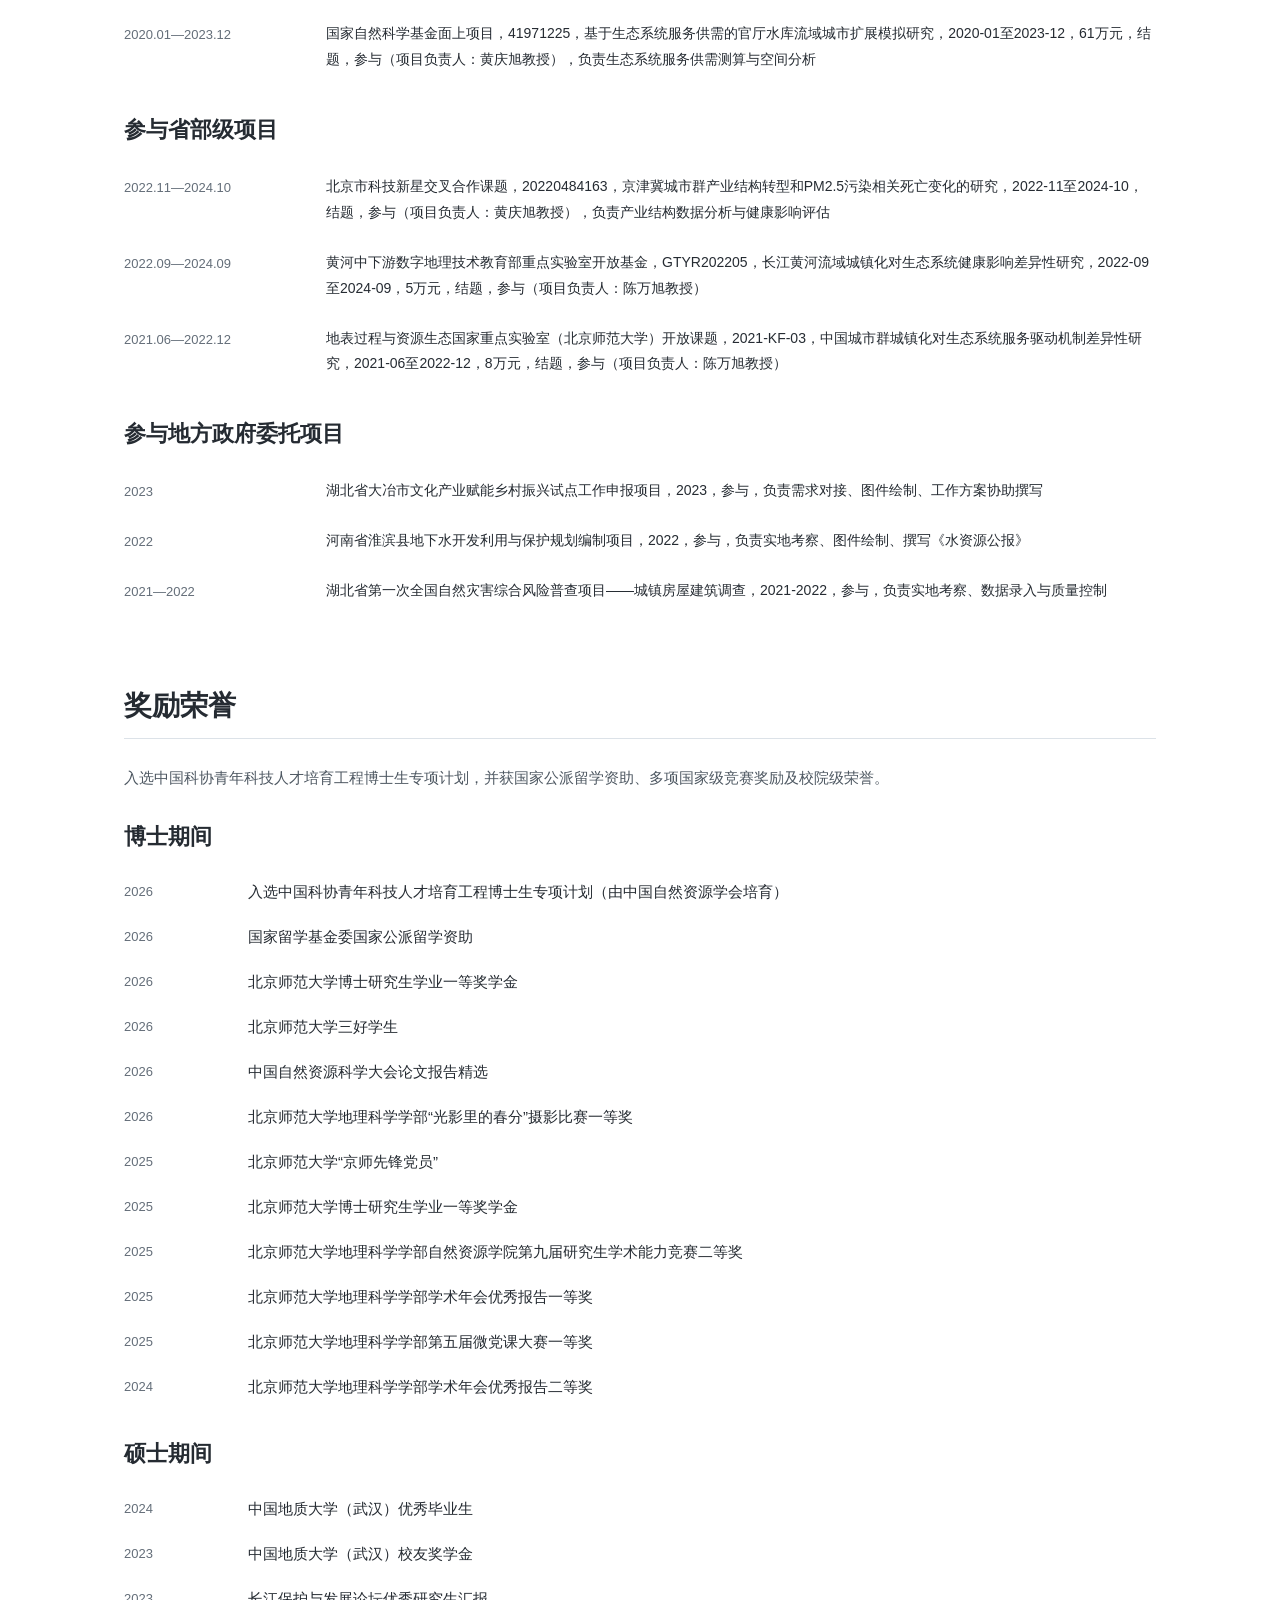
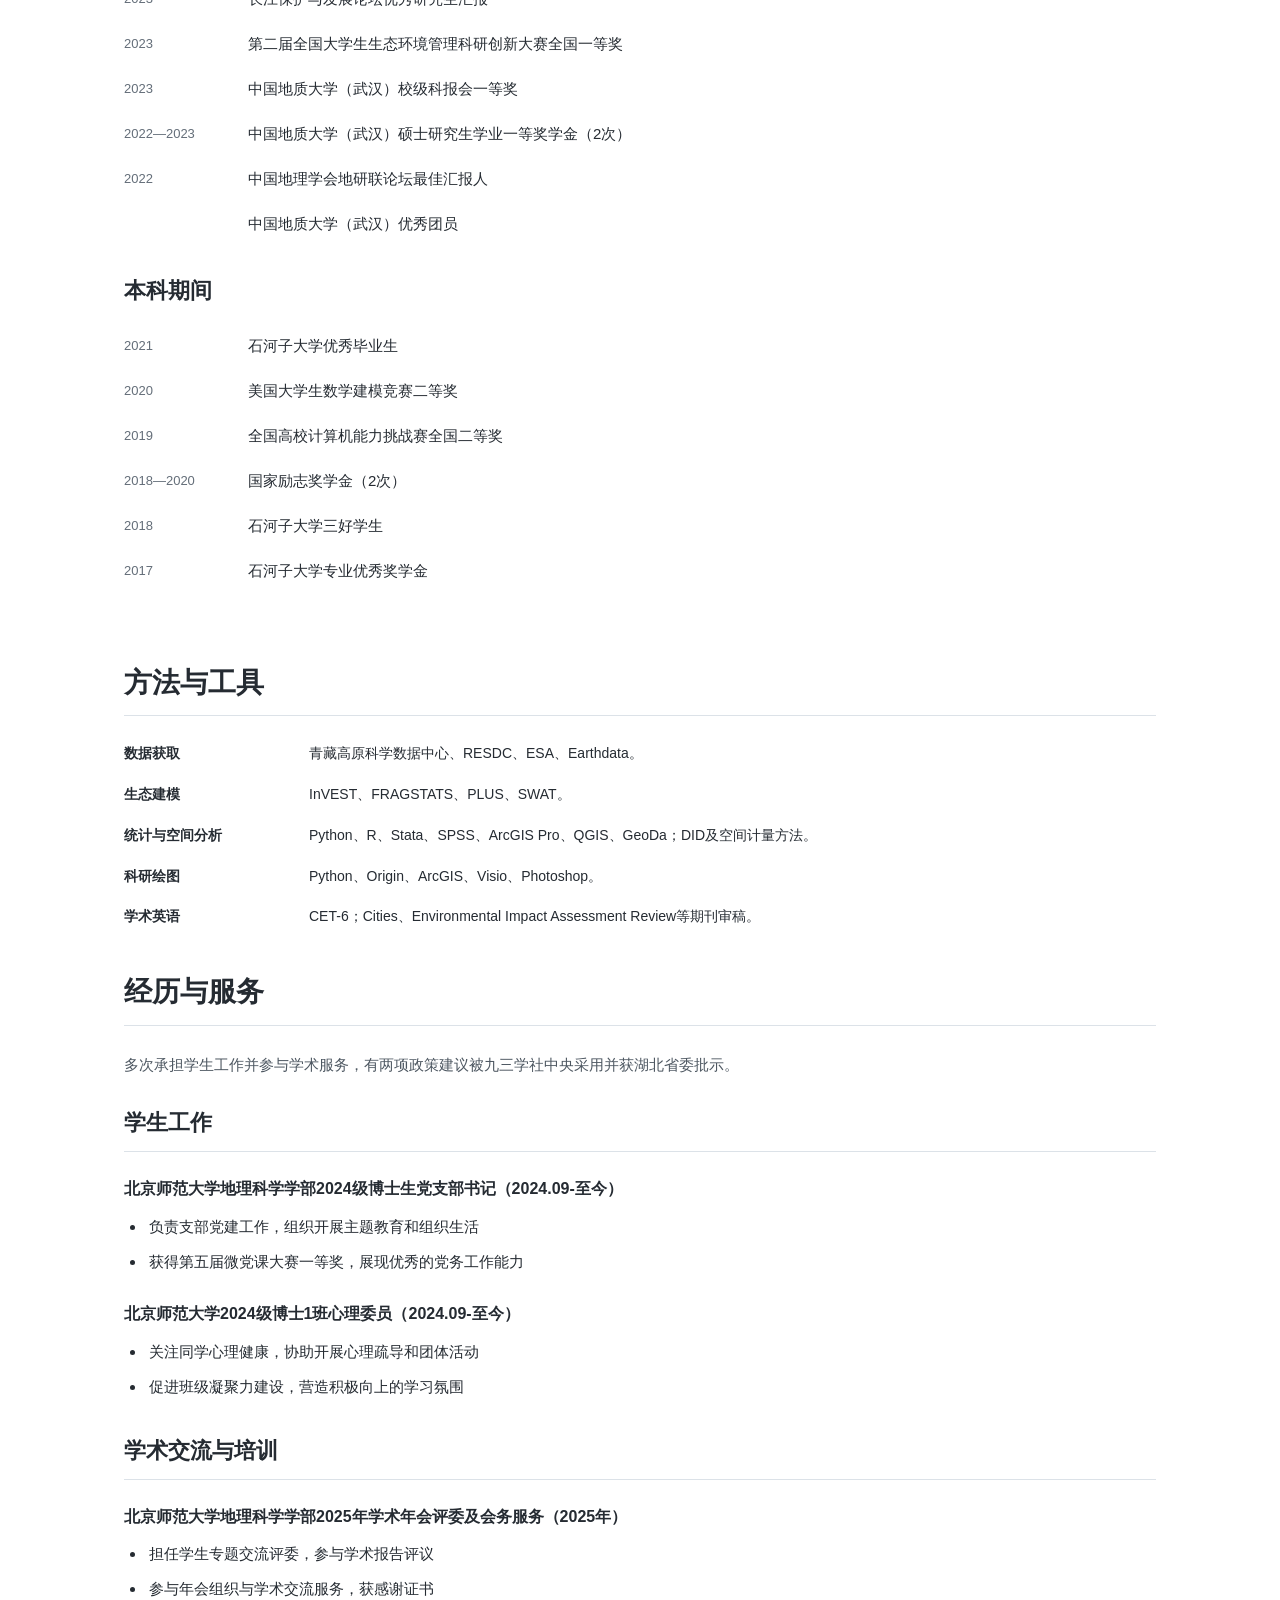
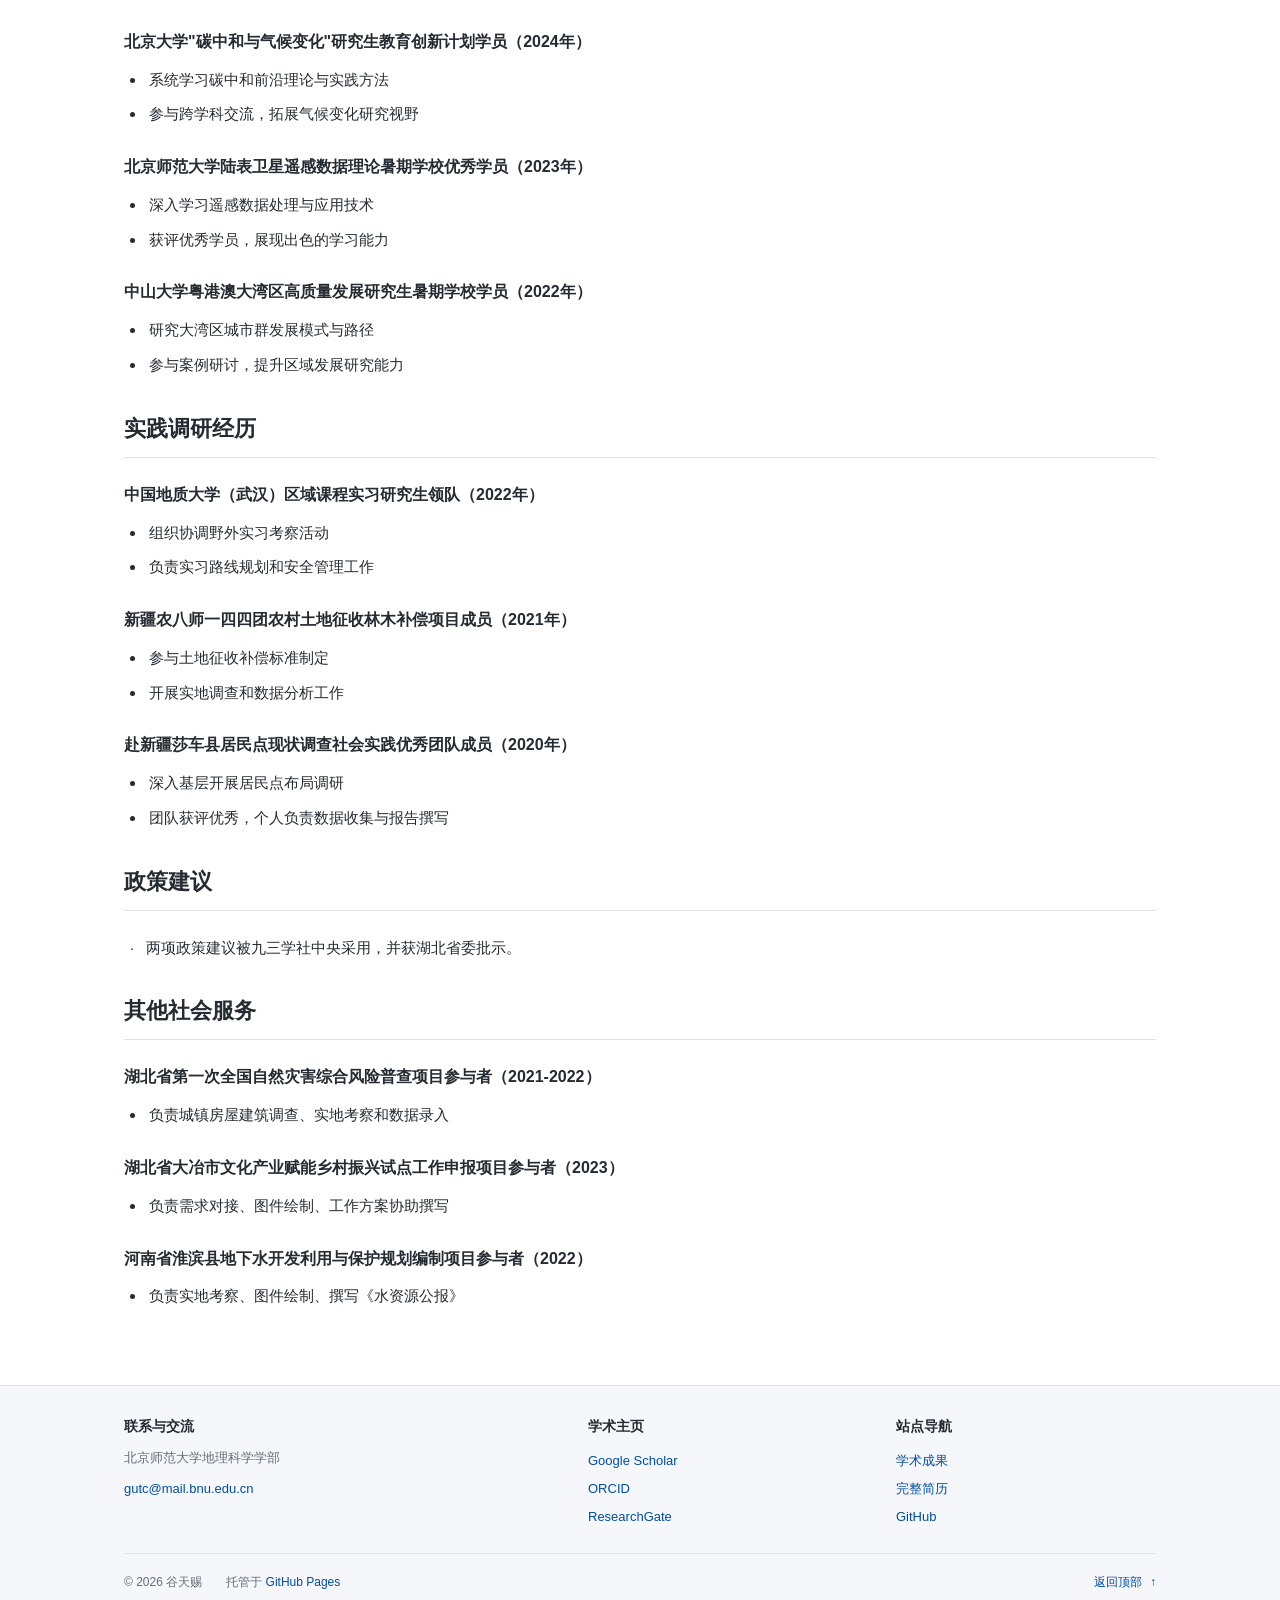
<file: cv.html>
<!doctype html>
<html lang="zh-CN">
<head>
  <meta charset="utf-8">
  <meta name="viewport" content="width=device-width, initial-scale=1">
  <meta name="description" content="谷天赐，北京师范大学自然资源博士生，研究城市化生态效应与生物多样性保护。完整简历。">
  <meta name="theme-color" content="#004da3">
  <meta property="og:title" content="谷天赐 完整简历">
  <meta property="og:description" content="Tianci Gu, PhD student in Natural Resources at Beijing Normal University.">
  <meta property="og:type" content="website">
  <link rel="canonical" href="https://sea993.github.io/CV_GUTIANCI/cv.html">
  <link rel="icon" href="assets/favicon.svg" type="image/svg+xml">
  <link rel="stylesheet" href="assets/style.css?v=1792834777469126100">
  <title>谷天赐 完整简历</title>
  <script src="assets/content.js?v=1792834777469126100" defer></script>
  <script src="assets/app.js?v=1792834777469126100" defer></script>
</head>
<body id="top" data-page="cv" data-asset-version="1792834777469126100">
  <a class="skip-link" href="#main" data-i18n="skip">跳到正文</a>
  <header class="site-header">
    <div class="header-inner">
      <a class="wordmark" href="index.html" data-page-link="about"><span lang="zh-CN" data-profile-name="zh">谷天赐</span><span class="wordmark-en" lang="en" data-profile-name="en">Tianci Gu</span></a>
      <div class="header-controls">
        <div class="language-switch" role="group" aria-label="语言选择 Language selection">
          <button type="button" data-language="zh" aria-pressed="true">中文</button>
          <button type="button" data-language="en" aria-pressed="false">English</button>
        </div>
        <button class="menu-button" type="button" aria-expanded="false" aria-controls="site-nav"><span class="menu-icon" aria-hidden="true">☰</span><span data-i18n="menu">导航</span></button>
      </div>
    </div>
    <nav class="site-nav" id="site-nav" aria-label="主要导航"><a href="index.html" data-page-link="about" data-i18n="about">个人简介</a><a href="publications.html" data-page-link="publications" data-i18n="publications">学术成果</a><a href="projects.html" data-page-link="projects" data-i18n="projects">科研项目</a><a href="awards.html" data-page-link="awards" data-i18n="awards">奖励荣誉</a><a href="service.html" data-page-link="service" data-i18n="service">经历与服务</a><a href="cv.html" data-page-link="cv" data-i18n="cv" aria-current="page">完整简历</a></nav>
    <nav class="quick-nav" aria-label="快捷导航"><a href="index.html" data-page-link="about" data-i18n="profileShort">简介</a><a href="publications.html" data-page-link="publications" data-i18n="publications">学术成果</a><a href="projects.html" data-page-link="projects" data-i18n="projectsShort">科研项目</a></nav>
  </header>
  <main id="main" class="page-shell"><div class="print-actions"><a href="assets/tianci-gu-cv.docx?v=1792834777469126100" download data-i18n="downloadCv">下载Word简历</a><button type="button" id="print-cv" data-i18n="print">打印或保存PDF</button></div><section id="about" class="about-section" aria-labelledby="profile-name">
  <div class="profile-header">
    <div class="profile-copy">
      <h1 id="profile-name">谷天赐 <span>Tianci Gu</span></h1>
      <p id="profile-position" class="profile-position">北京师范大学地理科学学部<br>自然资源专业博士生</p>
      <p id="profile-bio" class="bio"></p>
      <div class="contact-links">
  <a href="mailto:gutc@mail.bnu.edu.cn" data-email><svg class="contact-icon" aria-hidden="true"><use href="assets/icons.svg#mail"></use></svg><span>gutc@mail.bnu.edu.cn</span></a>
  <a id="scholar-link" href="https://scholar.google.com/citations?user=gLpuU54AAAAJ" target="_blank" rel="noopener"><svg class="contact-icon" aria-hidden="true"><use href="assets/icons.svg#scholar"></use></svg><span>Google Scholar</span></a>
  <a id="orcid-link" href="https://orcid.org/0000-0001-9466-5545" target="_blank" rel="noopener"><svg class="contact-icon" aria-hidden="true"><use href="assets/icons.svg#identity"></use></svg><span>ORCID</span></a>
  <a id="researchgate-link" href="https://www.researchgate.net/profile/Tianci-Gu-2" target="_blank" rel="noopener"><svg class="contact-icon" aria-hidden="true"><use href="assets/icons.svg#network"></use></svg><span>ResearchGate</span></a>
</div>
    </div>
    <figure class="portrait-block"><img src="assets/portrait.jpeg" width="150" height="191" alt="谷天赐 Tianci Gu" fetchpriority="high"></figure>
  </div>
  <div id="biography" class="biography"></div>
  <div class="scholar-summary">
    <h2 data-i18n="academicMetrics">学术指标</h2>
    <table class="metrics-table"><thead><tr><th scope="col" data-i18n="metric">指标</th><th scope="col" data-i18n="total">总计</th><th scope="col" data-i18n="since2021">2021年至今</th></tr></thead><tbody id="metrics"></tbody></table>
    <p class="metrics-note" id="metrics-note"></p>
  </div>
  <div class="research-statement"><h2 data-i18n="researchDirection">研究方向</h2><div id="research-statement"></div></div>
  <details class="personal-details"><summary data-i18n="personal">个人信息</summary><dl id="personal-information"></dl></details>
</section><section id="education" class="content-section" aria-labelledby="education-title"><h2 class="page-title" id="education-title" data-i18n="education">教育经历</h2><p class="page-lead" data-page-summary="education"></p><div class="education-list" id="education-list"></div></section><section id="publications" class="content-section" aria-labelledby="publications-title"><h2 class="page-title" id="publications-title" data-i18n="publications">学术成果</h2><p class="page-lead" data-page-summary="publications"></p><div class="publication-tools" id="publication-browser"><div class="publication-filters" id="publication-filters" role="group" aria-label="论文分类筛选"></div>
      <div id="publication-topics" class="topic-filters" role="group" aria-label="研究主题筛选"></div><p id="publication-scope" class="publication-scope" hidden></p>
      <label class="search-label"><span class="visually-hidden" data-i18n="search">检索论文</span><input id="publication-search" type="search" placeholder="检索题名、作者或期刊" autocomplete="off"></label></div>
      <p class="result-count" id="publication-count" role="status" aria-live="polite"></p><div id="publication-list"></div>
      <p id="publication-empty" class="empty-message" hidden data-i18n="empty">没有符合条件的论文。</p></section><section id="projects" class="content-section" aria-labelledby="projects-title"><h2 class="page-title" id="projects-title" data-i18n="projects">科研项目</h2><p class="page-lead" data-page-summary="projects"></p><div id="project-filter" class="project-filters" role="status" aria-live="polite"></div><div id="project-list" class="grouped-list"></div></section><section id="awards" class="content-section" aria-labelledby="awards-title"><h2 class="page-title" id="awards-title" data-i18n="awards">奖励荣誉</h2><p class="page-lead" data-page-summary="awards"></p><div id="award-list" class="grouped-list"></div></section><section id="skills" class="content-section" aria-labelledby="skills-title"><h2 class="page-title" id="skills-title" data-i18n="skills">研究技能</h2><dl id="skill-list" class="skills-list"></dl></section><section id="service" class="content-section" aria-labelledby="service-title"><h2 class="page-title" id="service-title" data-i18n="service">经历与服务</h2><p class="page-lead" data-page-summary="service"></p><div id="service-list" class="service-list"></div></section><noscript><p>请开启JavaScript浏览网站内容，或<a href="assets/tianci-gu-cv.docx?v=1792834777469126100">下载Word简历</a>。 Enable JavaScript to browse this site, or download the CV.</p></noscript></main>
  <footer class="site-footer" id="site-footer">
    <div class="footer-inner">
      <div class="footer-main">
        <section class="footer-contact" aria-labelledby="footer-contact-title">
          <h2 id="footer-contact-title" data-i18n="footerContact">联系与交流</h2>
          <p id="footer-affiliation">北京师范大学地理科学学部</p>
          <a href="mailto:gutc@mail.bnu.edu.cn" data-email><span>gutc@mail.bnu.edu.cn</span></a>
        </section>
        <nav aria-labelledby="footer-academic-title">
          <h2 id="footer-academic-title" data-i18n="footerAcademic">学术主页</h2>
          <ul>
            <li><a id="footer-scholar-link" href="https://scholar.google.com/citations?user=gLpuU54AAAAJ" target="_blank" rel="noopener">Google Scholar</a></li>
            <li><a id="footer-orcid-link" href="https://orcid.org/0000-0001-9466-5545" target="_blank" rel="noopener">ORCID</a></li>
            <li><a id="footer-researchgate-link" href="https://www.researchgate.net/profile/Tianci-Gu-2" target="_blank" rel="noopener">ResearchGate</a></li>
          </ul>
        </nav>
        <nav aria-labelledby="footer-explore-title">
          <h2 id="footer-explore-title" data-i18n="footerExplore">站点导航</h2>
          <ul>
            <li><a href="publications.html" data-page-link="publications" data-i18n="publications">学术成果</a></li>
            <li><a href="cv.html" data-page-link="cv" data-i18n="cv">完整简历</a></li>
            <li><a href="https://github.com/sea993/CV_GUTIANCI" target="_blank" rel="noopener">GitHub</a></li>
          </ul>
        </nav>
      </div>
      <div class="footer-bottom">
        <p id="footer-copyright">© 2026 谷天赐</p>
        <p class="footer-host"><span data-i18n="footerHosted">托管于</span> <a href="https://pages.github.com/" target="_blank" rel="noopener">GitHub Pages</a></p>
        <a class="back-to-top" href="#top"><span data-i18n="backToTop">返回顶部</span><span aria-hidden="true">↑</span></a>
      </div>
    </div>
  </footer>
</body>
</html>
</file>
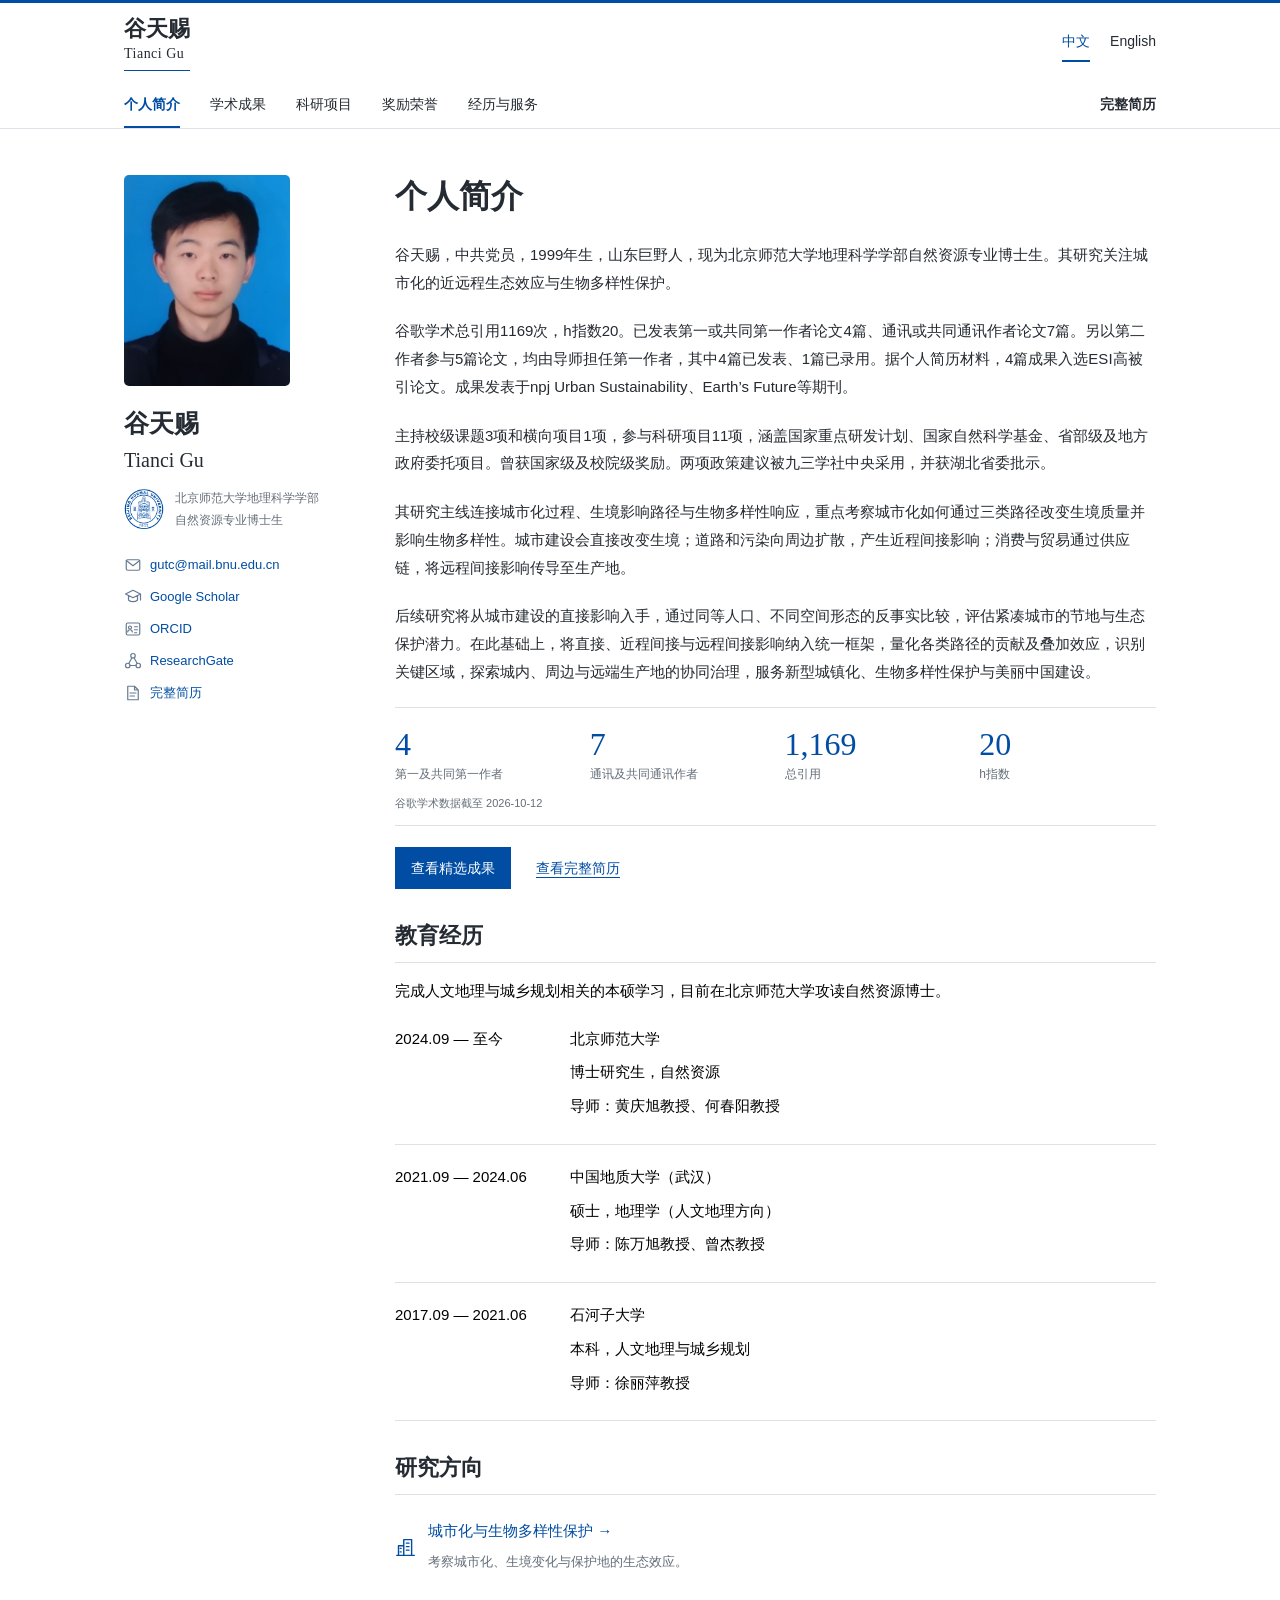
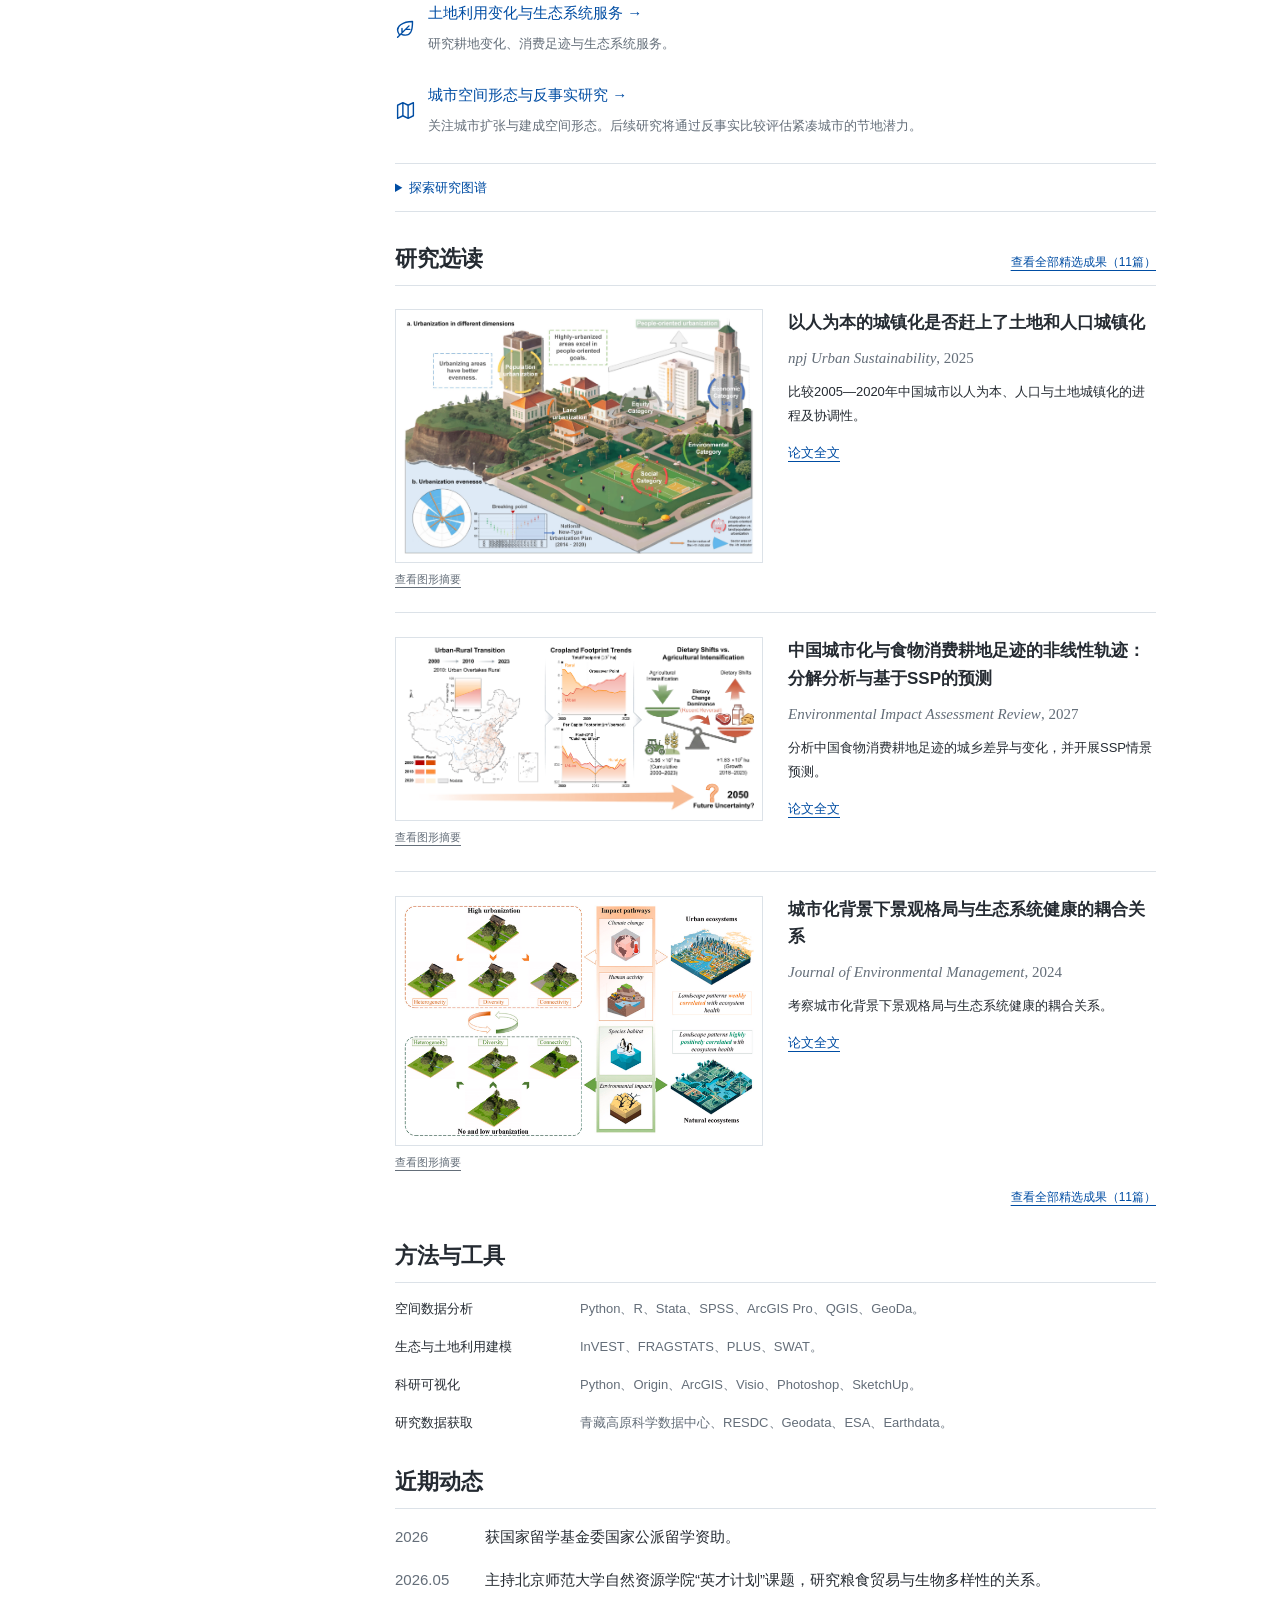
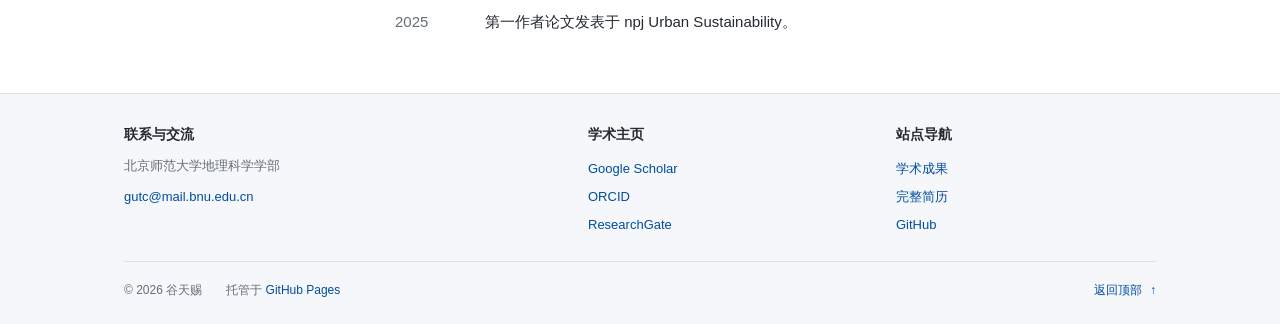
<file: education.html>
<!doctype html>
<html lang="zh-CN">
<head>
  <meta charset="utf-8">
  <meta name="viewport" content="width=device-width, initial-scale=1">
  <meta name="description" content="谷天赐，北京师范大学自然资源博士生，研究城市化生态效应与生物多样性保护。教育经历。">
  <meta name="theme-color" content="#004da3">
  <meta property="og:title" content="谷天赐 教育经历">
  <meta property="og:description" content="Tianci Gu, PhD student in Natural Resources at Beijing Normal University.">
  <meta property="og:type" content="website">
  <link rel="canonical" href="https://sea993.github.io/CV_GUTIANCI/">
  <link rel="icon" href="assets/favicon.svg" type="image/svg+xml">
  <link rel="stylesheet" href="assets/style.css?v=1792834777469126100">
  <title>谷天赐 教育经历</title>
  <script src="assets/content.js?v=1792834777469126100" defer></script>
  <script src="assets/app.js?v=1792834777469126100" defer></script>
</head>
<body id="top" data-page="education" data-asset-version="1792834777469126100">
  <a class="skip-link" href="#main" data-i18n="skip">跳到正文</a>
  <header class="site-header">
    <div class="header-inner">
      <a class="wordmark" href="index.html" data-page-link="about"><span lang="zh-CN" data-profile-name="zh">谷天赐</span><span class="wordmark-en" lang="en" data-profile-name="en">Tianci Gu</span></a>
      <div class="header-controls">
        <div class="language-switch" role="group" aria-label="语言选择 Language selection">
          <button type="button" data-language="zh" aria-pressed="true">中文</button>
          <button type="button" data-language="en" aria-pressed="false">English</button>
        </div>
        <button class="menu-button" type="button" aria-expanded="false" aria-controls="site-nav"><span class="menu-icon" aria-hidden="true">☰</span><span data-i18n="menu">导航</span></button>
      </div>
    </div>
    <nav class="site-nav" id="site-nav" aria-label="主要导航"><a href="index.html" data-page-link="about" data-i18n="about">个人简介</a><a href="publications.html" data-page-link="publications" data-i18n="publications">学术成果</a><a href="projects.html" data-page-link="projects" data-i18n="projects">科研项目</a><a href="awards.html" data-page-link="awards" data-i18n="awards">奖励荣誉</a><a href="service.html" data-page-link="service" data-i18n="service">经历与服务</a><a href="cv.html" data-page-link="cv" data-i18n="cv">完整简历</a></nav>
    <nav class="quick-nav" aria-label="快捷导航"><a href="index.html" data-page-link="about" data-i18n="profileShort">简介</a><a href="publications.html" data-page-link="publications" data-i18n="publications">学术成果</a><a href="projects.html" data-page-link="projects" data-i18n="projectsShort">科研项目</a></nav>
  </header>
  <main id="main" class="page-shell"><section class="content-section"><h1 class="page-title">教育经历 Education</h1>
          <p><a href="index.html?lang=zh&amp;v=1792834777469126100#education">在个人简介页查看教育经历</a></p>
          <p lang="en"><a href="index.html?lang=en&amp;v=1792834777469126100#education">View education on the Personal Profile page</a></p></section><noscript><p>请开启JavaScript浏览网站内容，或<a href="assets/tianci-gu-cv.docx?v=1792834777469126100">下载Word简历</a>。 Enable JavaScript to browse this site, or download the CV.</p></noscript></main>
  <footer class="site-footer" id="site-footer">
    <div class="footer-inner">
      <div class="footer-main">
        <section class="footer-contact" aria-labelledby="footer-contact-title">
          <h2 id="footer-contact-title" data-i18n="footerContact">联系与交流</h2>
          <p id="footer-affiliation">北京师范大学地理科学学部</p>
          <a href="mailto:gutc@mail.bnu.edu.cn" data-email><span>gutc@mail.bnu.edu.cn</span></a>
        </section>
        <nav aria-labelledby="footer-academic-title">
          <h2 id="footer-academic-title" data-i18n="footerAcademic">学术主页</h2>
          <ul>
            <li><a id="footer-scholar-link" href="https://scholar.google.com/citations?user=gLpuU54AAAAJ" target="_blank" rel="noopener">Google Scholar</a></li>
            <li><a id="footer-orcid-link" href="https://orcid.org/0000-0001-9466-5545" target="_blank" rel="noopener">ORCID</a></li>
            <li><a id="footer-researchgate-link" href="https://www.researchgate.net/profile/Tianci-Gu-2" target="_blank" rel="noopener">ResearchGate</a></li>
          </ul>
        </nav>
        <nav aria-labelledby="footer-explore-title">
          <h2 id="footer-explore-title" data-i18n="footerExplore">站点导航</h2>
          <ul>
            <li><a href="publications.html" data-page-link="publications" data-i18n="publications">学术成果</a></li>
            <li><a href="cv.html" data-page-link="cv" data-i18n="cv">完整简历</a></li>
            <li><a href="https://github.com/sea993/CV_GUTIANCI" target="_blank" rel="noopener">GitHub</a></li>
          </ul>
        </nav>
      </div>
      <div class="footer-bottom">
        <p id="footer-copyright">© 2026 谷天赐</p>
        <p class="footer-host"><span data-i18n="footerHosted">托管于</span> <a href="https://pages.github.com/" target="_blank" rel="noopener">GitHub Pages</a></p>
        <a class="back-to-top" href="#top"><span data-i18n="backToTop">返回顶部</span><span aria-hidden="true">↑</span></a>
      </div>
    </div>
  </footer>
</body>
</html>
</file>
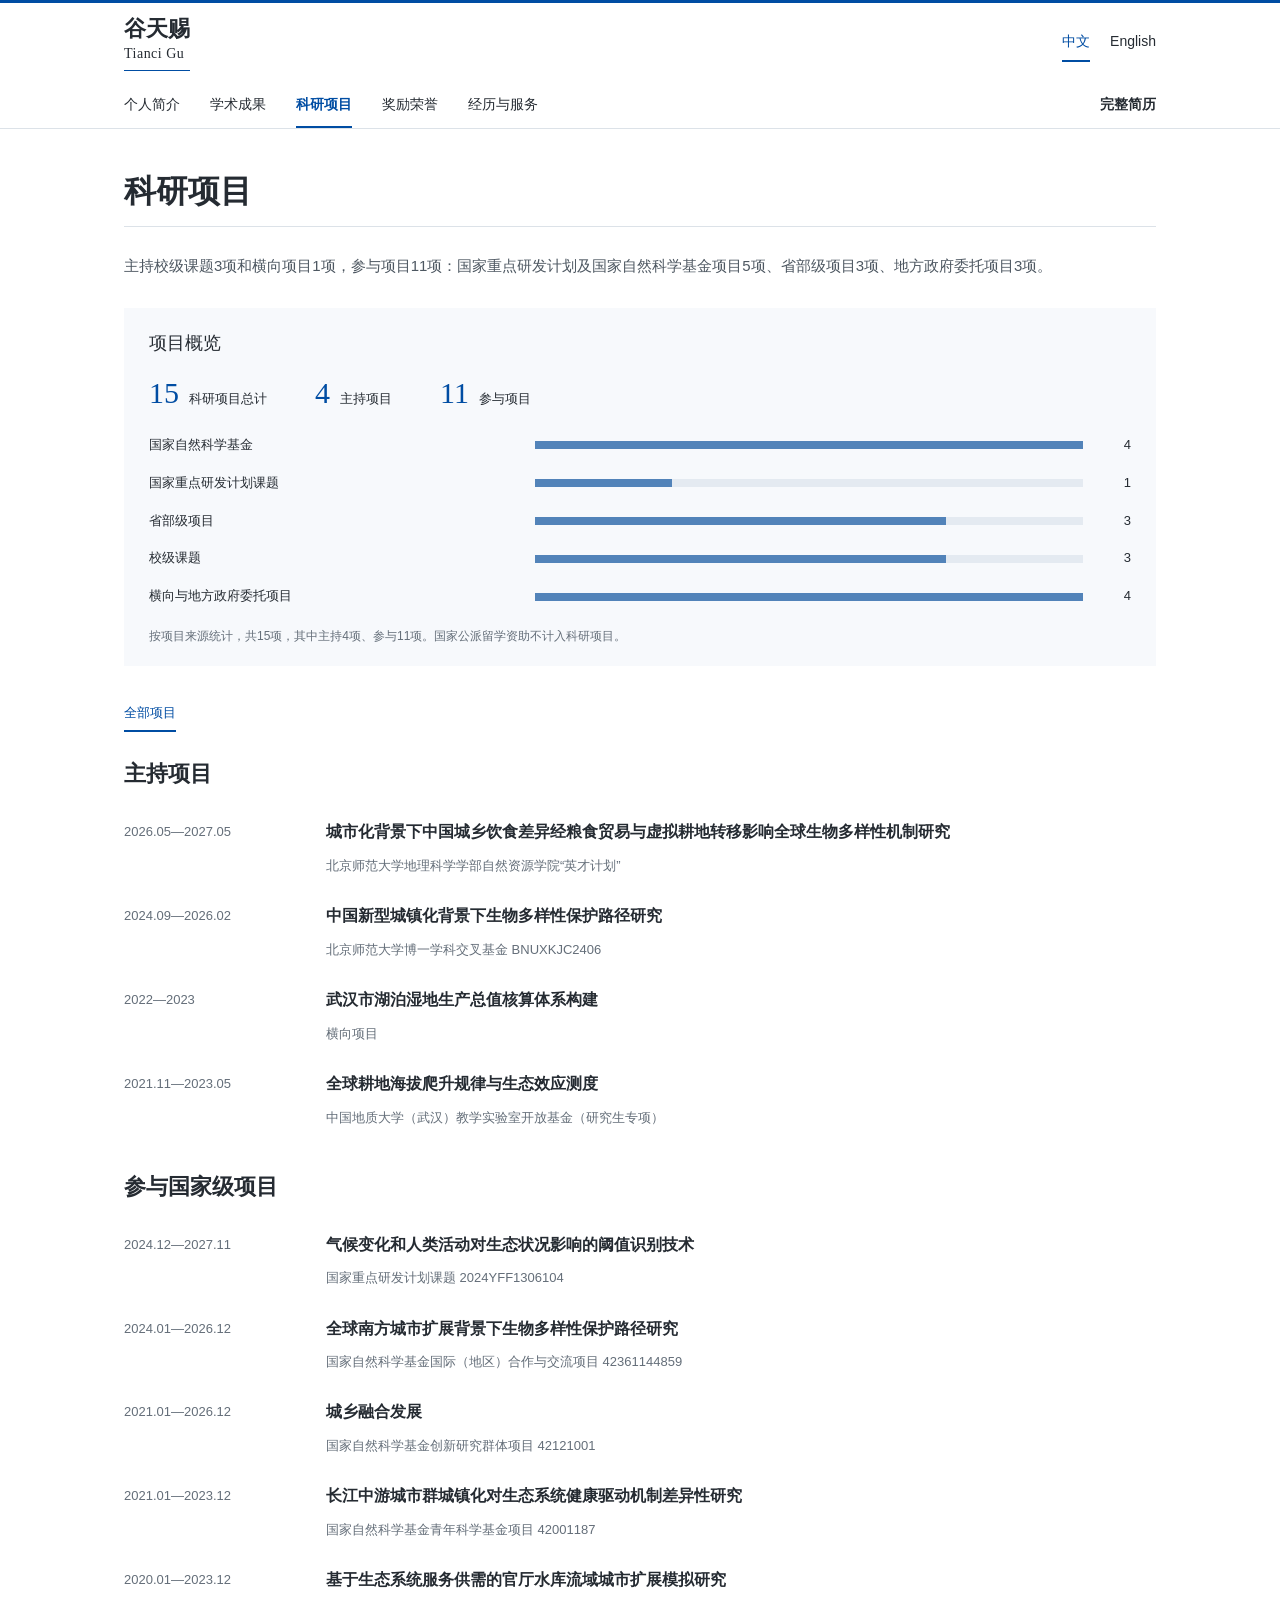
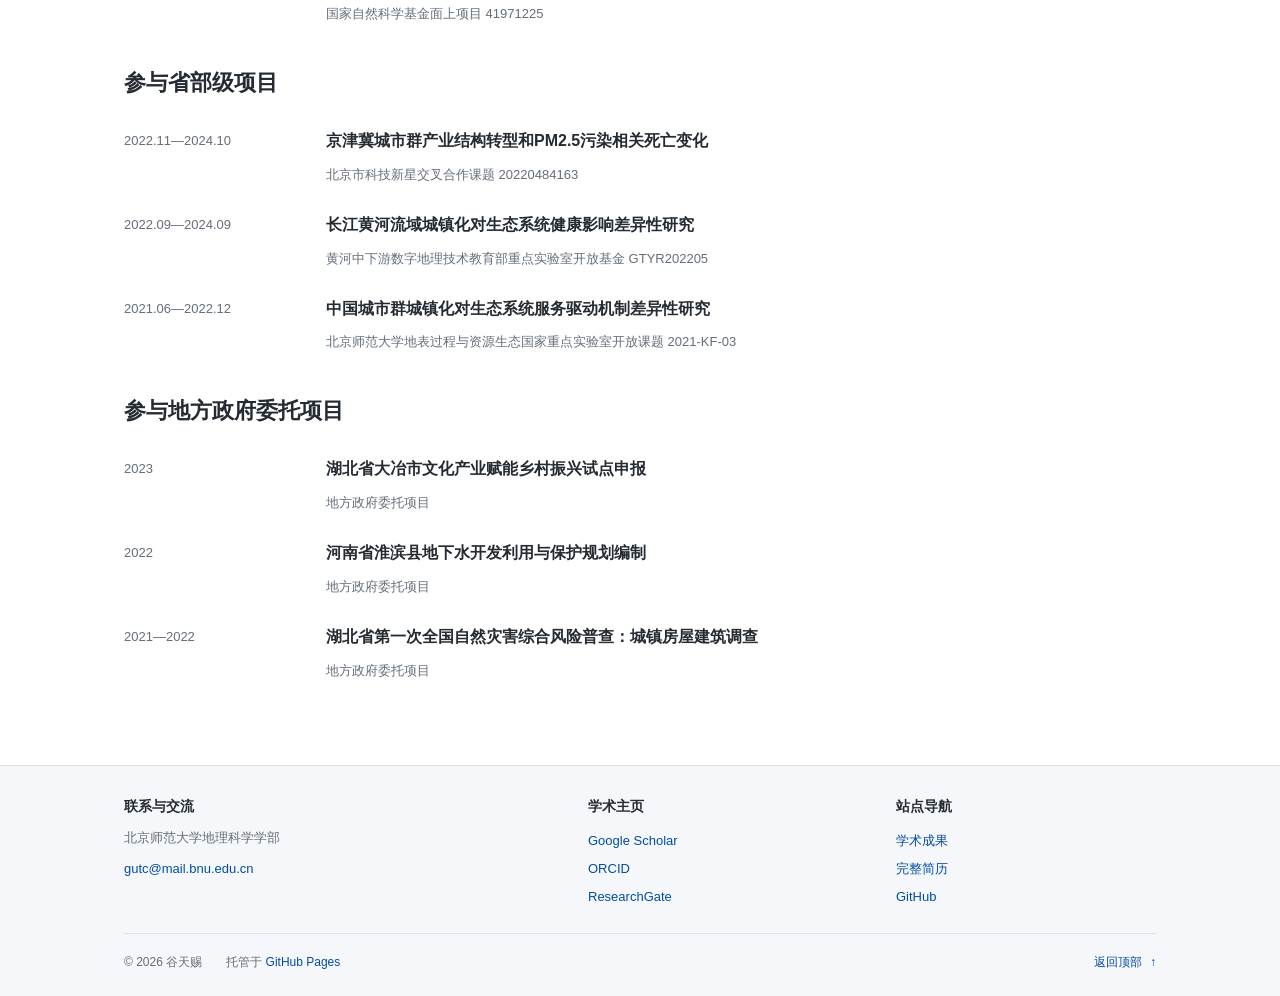
<file: projects.html>
<!doctype html>
<html lang="zh-CN">
<head>
  <meta charset="utf-8">
  <meta name="viewport" content="width=device-width, initial-scale=1">
  <meta name="description" content="谷天赐，北京师范大学自然资源博士生，研究城市化生态效应与生物多样性保护。科研项目。">
  <meta name="theme-color" content="#004da3">
  <meta property="og:title" content="谷天赐 科研项目">
  <meta property="og:description" content="Tianci Gu, PhD student in Natural Resources at Beijing Normal University.">
  <meta property="og:type" content="website">
  <link rel="canonical" href="https://sea993.github.io/CV_GUTIANCI/projects.html">
  <link rel="icon" href="assets/favicon.svg" type="image/svg+xml">
  <link rel="stylesheet" href="assets/style.css?v=1792834777469126100">
  <title>谷天赐 科研项目</title>
  <script src="assets/content.js?v=1792834777469126100" defer></script>
  <script src="assets/app.js?v=1792834777469126100" defer></script>
</head>
<body id="top" data-page="projects" data-asset-version="1792834777469126100">
  <a class="skip-link" href="#main" data-i18n="skip">跳到正文</a>
  <header class="site-header">
    <div class="header-inner">
      <a class="wordmark" href="index.html" data-page-link="about"><span lang="zh-CN" data-profile-name="zh">谷天赐</span><span class="wordmark-en" lang="en" data-profile-name="en">Tianci Gu</span></a>
      <div class="header-controls">
        <div class="language-switch" role="group" aria-label="语言选择 Language selection">
          <button type="button" data-language="zh" aria-pressed="true">中文</button>
          <button type="button" data-language="en" aria-pressed="false">English</button>
        </div>
        <button class="menu-button" type="button" aria-expanded="false" aria-controls="site-nav"><span class="menu-icon" aria-hidden="true">☰</span><span data-i18n="menu">导航</span></button>
      </div>
    </div>
    <nav class="site-nav" id="site-nav" aria-label="主要导航"><a href="index.html" data-page-link="about" data-i18n="about">个人简介</a><a href="publications.html" data-page-link="publications" data-i18n="publications">学术成果</a><a href="projects.html" data-page-link="projects" data-i18n="projects" aria-current="page">科研项目</a><a href="awards.html" data-page-link="awards" data-i18n="awards">奖励荣誉</a><a href="service.html" data-page-link="service" data-i18n="service">经历与服务</a><a href="cv.html" data-page-link="cv" data-i18n="cv">完整简历</a></nav>
    <nav class="quick-nav" aria-label="快捷导航"><a href="index.html" data-page-link="about" data-i18n="profileShort">简介</a><a href="publications.html" data-page-link="publications" data-i18n="publications">学术成果</a><a href="projects.html" data-page-link="projects" data-i18n="projectsShort" aria-current="page">科研项目</a></nav>
  </header>
  <main id="main" class="page-shell"><section id="projects" class="content-section" aria-labelledby="projects-title"><h1 class="page-title" id="projects-title" data-i18n="projects">科研项目</h1><p class="page-lead" data-page-summary="projects"></p><section id="project-overview" class="data-overview" aria-labelledby="project-overview-title"><h2 id="project-overview-title" data-i18n="projectOverview">项目概览</h2><div id="project-totals" class="overview-totals"></div><div id="project-bars" class="overview-bars"></div><p id="project-overview-note" class="overview-note"></p></section><div id="project-filter" class="project-filters" role="status" aria-live="polite"></div><div id="project-list" class="grouped-list"></div></section><noscript><p>请开启JavaScript浏览网站内容，或<a href="assets/tianci-gu-cv.docx?v=1792834777469126100">下载Word简历</a>。 Enable JavaScript to browse this site, or download the CV.</p></noscript></main>
  <footer class="site-footer" id="site-footer">
    <div class="footer-inner">
      <div class="footer-main">
        <section class="footer-contact" aria-labelledby="footer-contact-title">
          <h2 id="footer-contact-title" data-i18n="footerContact">联系与交流</h2>
          <p id="footer-affiliation">北京师范大学地理科学学部</p>
          <a href="mailto:gutc@mail.bnu.edu.cn" data-email><span>gutc@mail.bnu.edu.cn</span></a>
        </section>
        <nav aria-labelledby="footer-academic-title">
          <h2 id="footer-academic-title" data-i18n="footerAcademic">学术主页</h2>
          <ul>
            <li><a id="footer-scholar-link" href="https://scholar.google.com/citations?user=gLpuU54AAAAJ" target="_blank" rel="noopener">Google Scholar</a></li>
            <li><a id="footer-orcid-link" href="https://orcid.org/0000-0001-9466-5545" target="_blank" rel="noopener">ORCID</a></li>
            <li><a id="footer-researchgate-link" href="https://www.researchgate.net/profile/Tianci-Gu-2" target="_blank" rel="noopener">ResearchGate</a></li>
          </ul>
        </nav>
        <nav aria-labelledby="footer-explore-title">
          <h2 id="footer-explore-title" data-i18n="footerExplore">站点导航</h2>
          <ul>
            <li><a href="publications.html" data-page-link="publications" data-i18n="publications">学术成果</a></li>
            <li><a href="cv.html" data-page-link="cv" data-i18n="cv">完整简历</a></li>
            <li><a href="https://github.com/sea993/CV_GUTIANCI" target="_blank" rel="noopener">GitHub</a></li>
          </ul>
        </nav>
      </div>
      <div class="footer-bottom">
        <p id="footer-copyright">© 2026 谷天赐</p>
        <p class="footer-host"><span data-i18n="footerHosted">托管于</span> <a href="https://pages.github.com/" target="_blank" rel="noopener">GitHub Pages</a></p>
        <a class="back-to-top" href="#top"><span data-i18n="backToTop">返回顶部</span><span aria-hidden="true">↑</span></a>
      </div>
    </div>
  </footer>
</body>
</html>
</file>
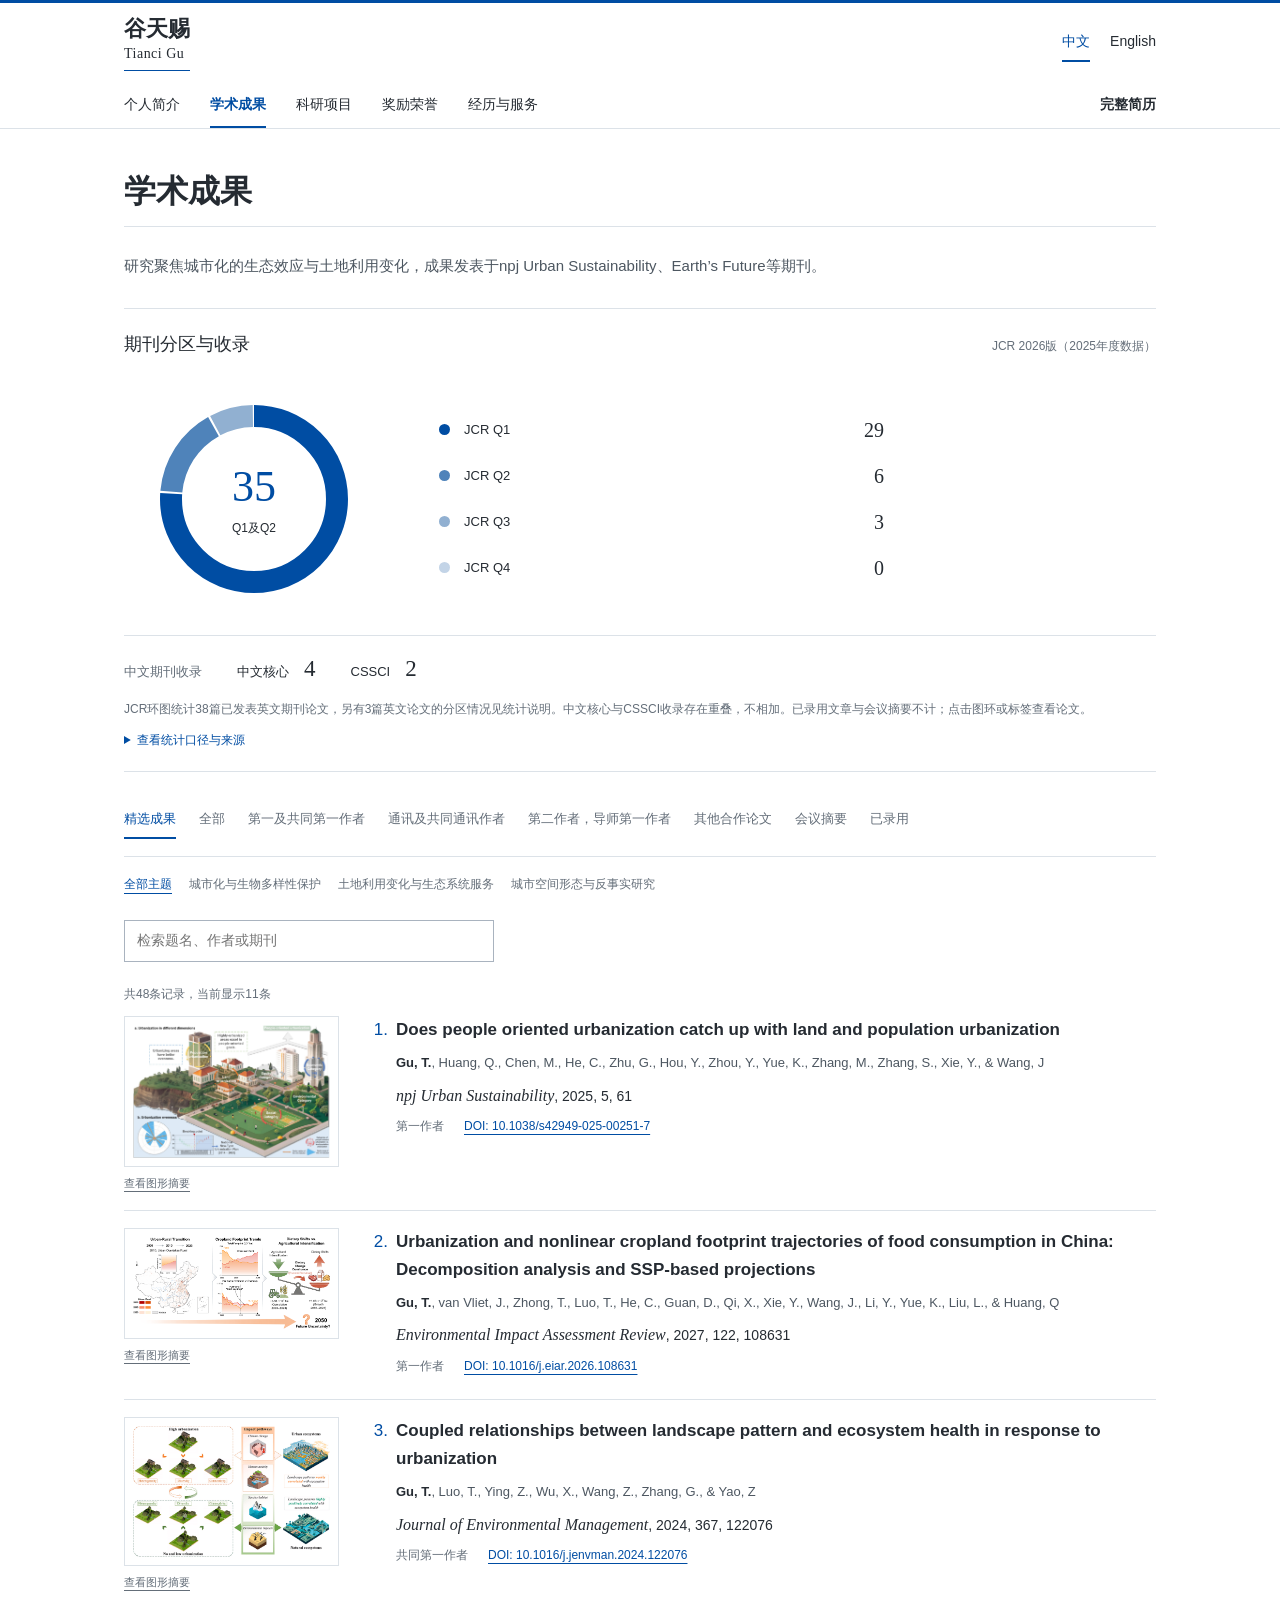
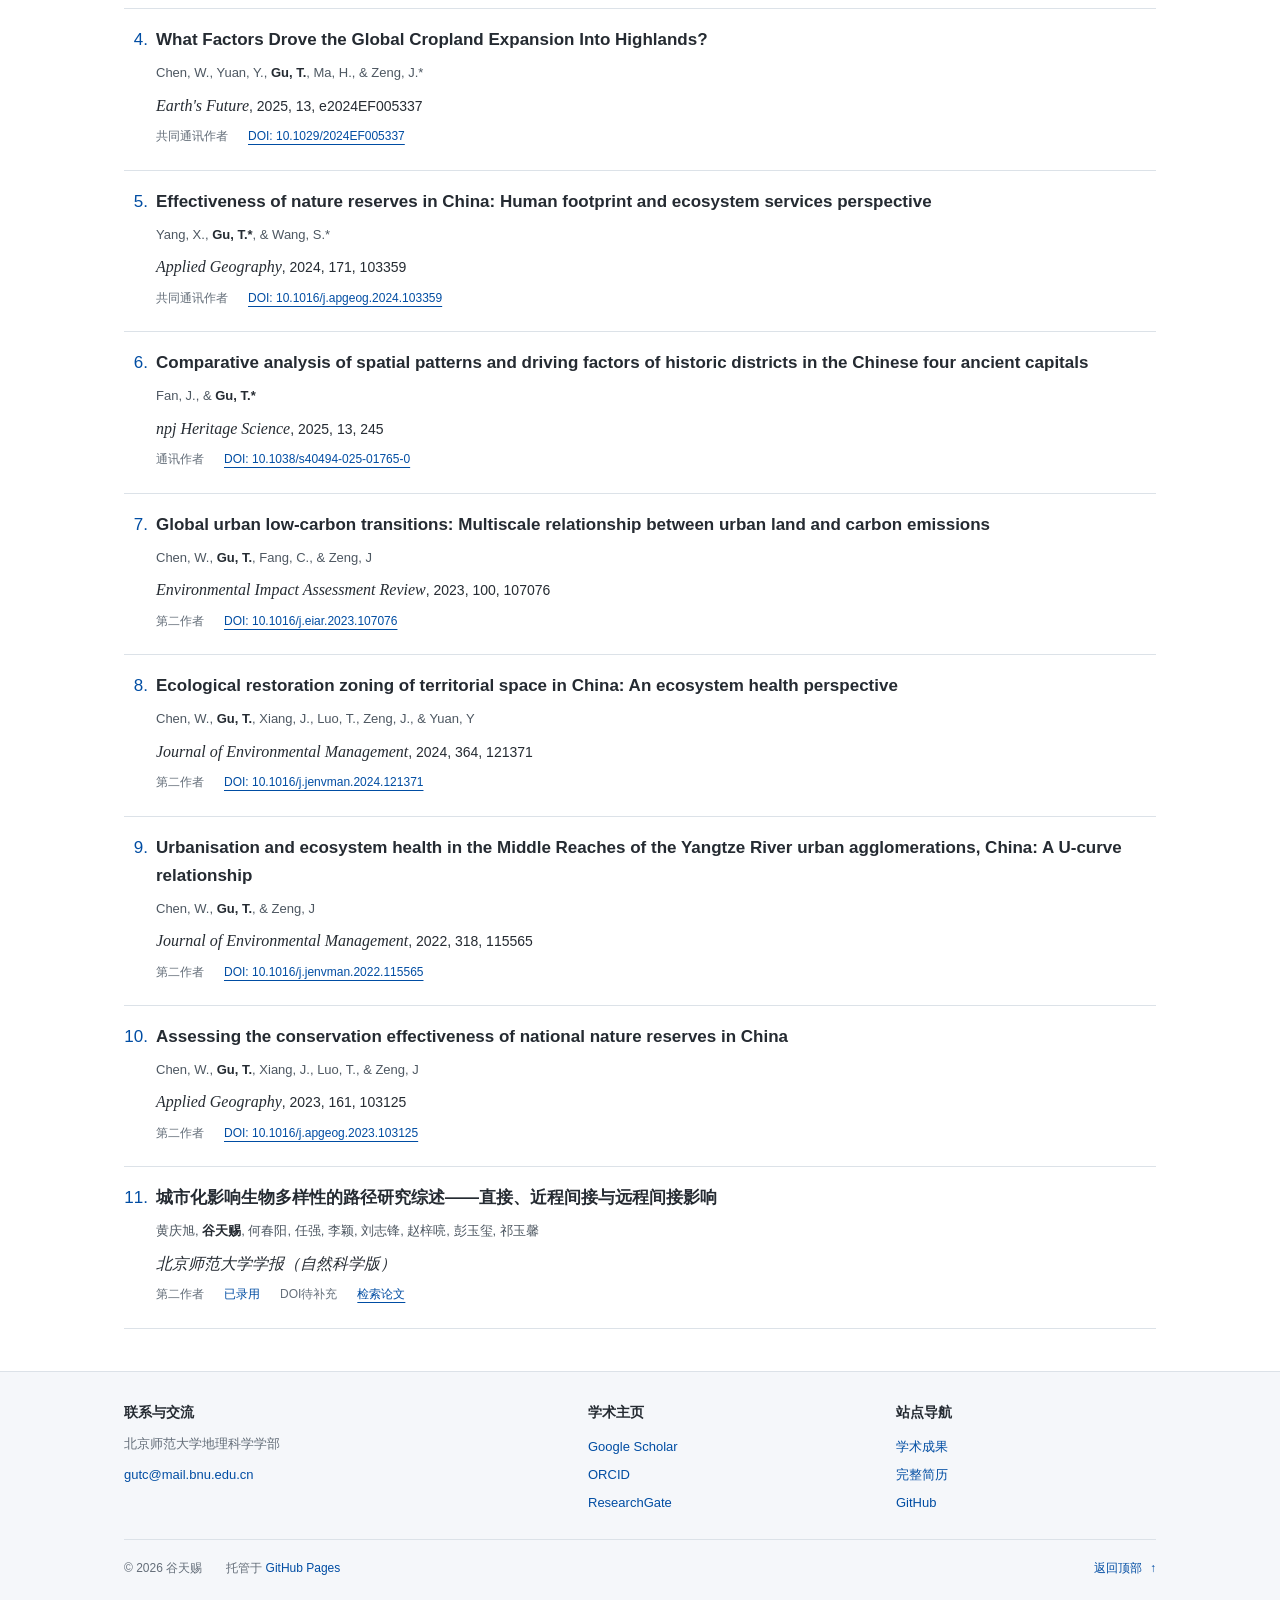
<file: publications.html>
<!doctype html>
<html lang="zh-CN">
<head>
  <meta charset="utf-8">
  <meta name="viewport" content="width=device-width, initial-scale=1">
  <meta name="description" content="谷天赐，北京师范大学自然资源博士生，研究城市化生态效应与生物多样性保护。学术成果。">
  <meta name="theme-color" content="#004da3">
  <meta property="og:title" content="谷天赐 学术成果">
  <meta property="og:description" content="Tianci Gu, PhD student in Natural Resources at Beijing Normal University.">
  <meta property="og:type" content="website">
  <link rel="canonical" href="https://sea993.github.io/CV_GUTIANCI/publications.html">
  <link rel="icon" href="assets/favicon.svg" type="image/svg+xml">
  <link rel="stylesheet" href="assets/style.css?v=1792834777469126100">
  <title>谷天赐 学术成果</title>
  <script src="assets/content.js?v=1792834777469126100" defer></script>
  <script src="assets/app.js?v=1792834777469126100" defer></script>
</head>
<body id="top" data-page="publications" data-asset-version="1792834777469126100">
  <a class="skip-link" href="#main" data-i18n="skip">跳到正文</a>
  <header class="site-header">
    <div class="header-inner">
      <a class="wordmark" href="index.html" data-page-link="about"><span lang="zh-CN" data-profile-name="zh">谷天赐</span><span class="wordmark-en" lang="en" data-profile-name="en">Tianci Gu</span></a>
      <div class="header-controls">
        <div class="language-switch" role="group" aria-label="语言选择 Language selection">
          <button type="button" data-language="zh" aria-pressed="true">中文</button>
          <button type="button" data-language="en" aria-pressed="false">English</button>
        </div>
        <button class="menu-button" type="button" aria-expanded="false" aria-controls="site-nav"><span class="menu-icon" aria-hidden="true">☰</span><span data-i18n="menu">导航</span></button>
      </div>
    </div>
    <nav class="site-nav" id="site-nav" aria-label="主要导航"><a href="index.html" data-page-link="about" data-i18n="about">个人简介</a><a href="publications.html" data-page-link="publications" data-i18n="publications" aria-current="page">学术成果</a><a href="projects.html" data-page-link="projects" data-i18n="projects">科研项目</a><a href="awards.html" data-page-link="awards" data-i18n="awards">奖励荣誉</a><a href="service.html" data-page-link="service" data-i18n="service">经历与服务</a><a href="cv.html" data-page-link="cv" data-i18n="cv">完整简历</a></nav>
    <nav class="quick-nav" aria-label="快捷导航"><a href="index.html" data-page-link="about" data-i18n="profileShort">简介</a><a href="publications.html" data-page-link="publications" data-i18n="publications" aria-current="page">学术成果</a><a href="projects.html" data-page-link="projects" data-i18n="projectsShort">科研项目</a></nav>
  </header>
  <main id="main" class="page-shell"><section id="publications" class="content-section" aria-labelledby="publications-title"><h1 class="page-title" id="publications-title" data-i18n="publications">学术成果</h1><p class="page-lead" data-page-summary="publications"></p><section id="publication-overview" class="data-overview journal-overview" aria-labelledby="publication-overview-title"><div class="ranking-heading"><h2 id="publication-overview-title" data-i18n="journalRanking">期刊分区与收录</h2><span data-i18n="rankingEdition">JCR 2026版（2025年度数据）</span></div><div class="ranking-layout"><div id="publication-ranking-chart"></div><div id="publication-ranking-legend" class="ranking-legend"></div></div><div id="chinese-journal-summary" class="chinese-index-summary"></div><p id="publication-overview-note" class="overview-note"></p><details class="ranking-sources"><summary data-i18n="rankingSources">查看统计口径与来源</summary><p id="ranking-method"></p><div id="ranking-exclusions" class="ranking-exclusions"></div><div id="ranking-source-table" class="ranking-source-table"></div></details></section><div class="publication-tools" id="publication-browser"><div class="publication-filters" id="publication-filters" role="group" aria-label="论文分类筛选"></div>
      <div id="publication-topics" class="topic-filters" role="group" aria-label="研究主题筛选"></div><p id="publication-scope" class="publication-scope" hidden></p>
      <label class="search-label"><span class="visually-hidden" data-i18n="search">检索论文</span><input id="publication-search" type="search" placeholder="检索题名、作者或期刊" autocomplete="off"></label></div>
      <p class="result-count" id="publication-count" role="status" aria-live="polite"></p><div id="publication-list"></div>
      <p id="publication-empty" class="empty-message" hidden data-i18n="empty">没有符合条件的论文。</p></section><noscript><p>请开启JavaScript浏览网站内容，或<a href="assets/tianci-gu-cv.docx?v=1792834777469126100">下载Word简历</a>。 Enable JavaScript to browse this site, or download the CV.</p></noscript></main>
  <footer class="site-footer" id="site-footer">
    <div class="footer-inner">
      <div class="footer-main">
        <section class="footer-contact" aria-labelledby="footer-contact-title">
          <h2 id="footer-contact-title" data-i18n="footerContact">联系与交流</h2>
          <p id="footer-affiliation">北京师范大学地理科学学部</p>
          <a href="mailto:gutc@mail.bnu.edu.cn" data-email><span>gutc@mail.bnu.edu.cn</span></a>
        </section>
        <nav aria-labelledby="footer-academic-title">
          <h2 id="footer-academic-title" data-i18n="footerAcademic">学术主页</h2>
          <ul>
            <li><a id="footer-scholar-link" href="https://scholar.google.com/citations?user=gLpuU54AAAAJ" target="_blank" rel="noopener">Google Scholar</a></li>
            <li><a id="footer-orcid-link" href="https://orcid.org/0000-0001-9466-5545" target="_blank" rel="noopener">ORCID</a></li>
            <li><a id="footer-researchgate-link" href="https://www.researchgate.net/profile/Tianci-Gu-2" target="_blank" rel="noopener">ResearchGate</a></li>
          </ul>
        </nav>
        <nav aria-labelledby="footer-explore-title">
          <h2 id="footer-explore-title" data-i18n="footerExplore">站点导航</h2>
          <ul>
            <li><a href="publications.html" data-page-link="publications" data-i18n="publications">学术成果</a></li>
            <li><a href="cv.html" data-page-link="cv" data-i18n="cv">完整简历</a></li>
            <li><a href="https://github.com/sea993/CV_GUTIANCI" target="_blank" rel="noopener">GitHub</a></li>
          </ul>
        </nav>
      </div>
      <div class="footer-bottom">
        <p id="footer-copyright">© 2026 谷天赐</p>
        <p class="footer-host"><span data-i18n="footerHosted">托管于</span> <a href="https://pages.github.com/" target="_blank" rel="noopener">GitHub Pages</a></p>
        <a class="back-to-top" href="#top"><span data-i18n="backToTop">返回顶部</span><span aria-hidden="true">↑</span></a>
      </div>
    </div>
  </footer>
</body>
</html>
</file>
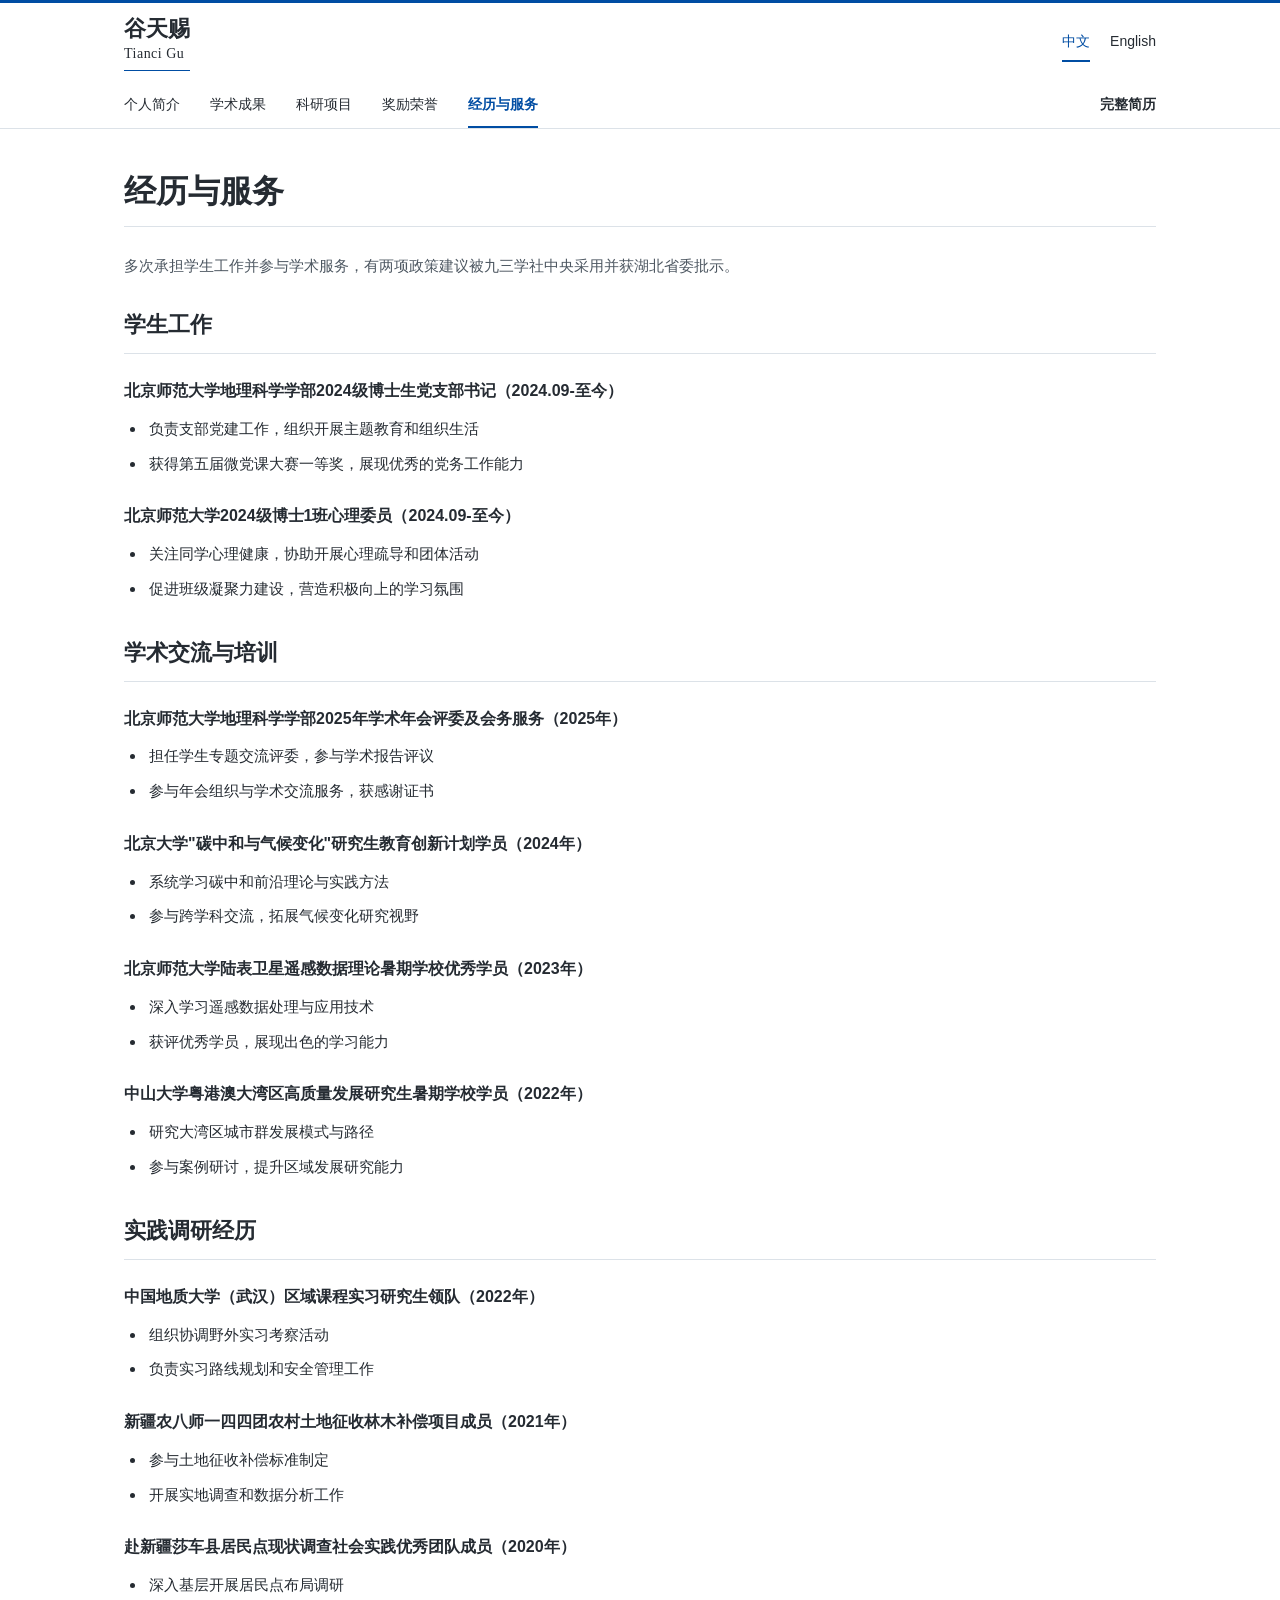
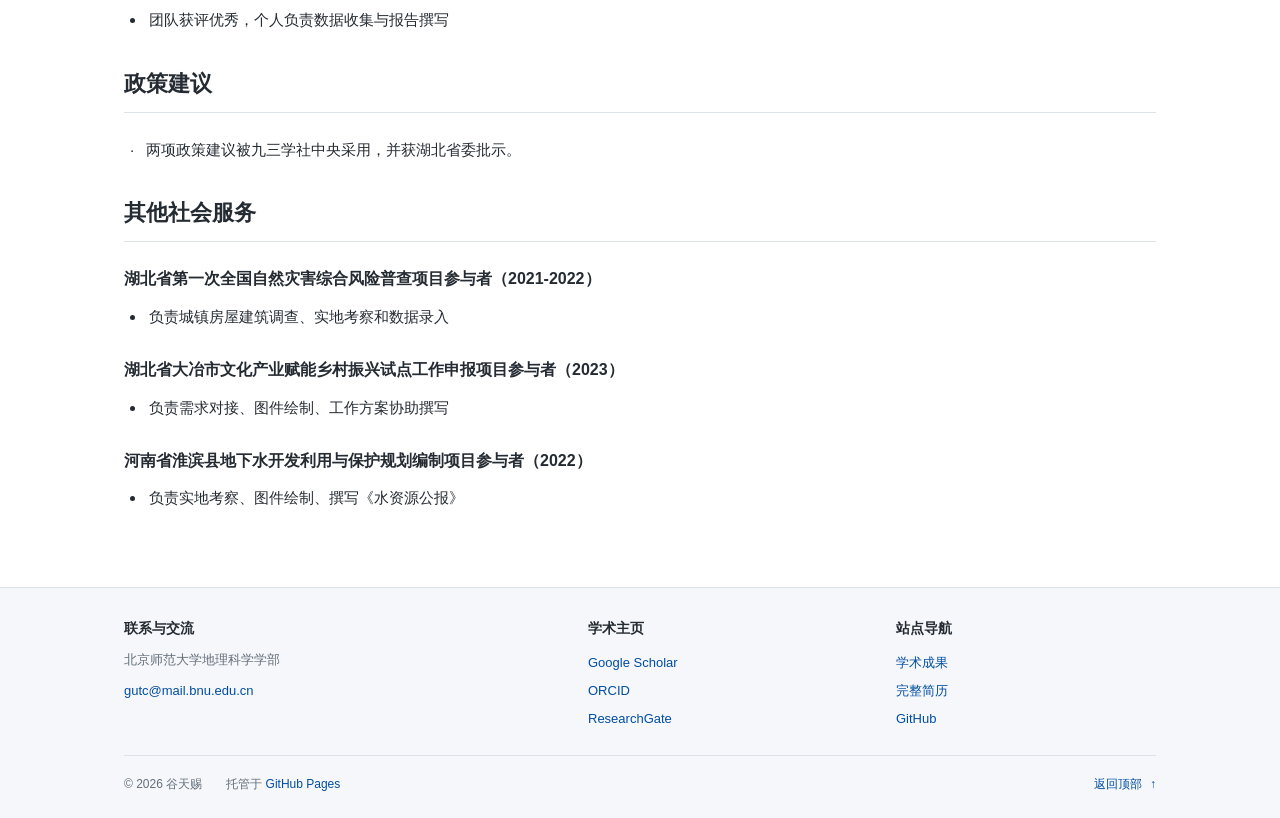
<file: service.html>
<!doctype html>
<html lang="zh-CN">
<head>
  <meta charset="utf-8">
  <meta name="viewport" content="width=device-width, initial-scale=1">
  <meta name="description" content="谷天赐，北京师范大学自然资源博士生，研究城市化生态效应与生物多样性保护。经历与服务。">
  <meta name="theme-color" content="#004da3">
  <meta property="og:title" content="谷天赐 经历与服务">
  <meta property="og:description" content="Tianci Gu, PhD student in Natural Resources at Beijing Normal University.">
  <meta property="og:type" content="website">
  <link rel="canonical" href="https://sea993.github.io/CV_GUTIANCI/service.html">
  <link rel="icon" href="assets/favicon.svg" type="image/svg+xml">
  <link rel="stylesheet" href="assets/style.css?v=1792834777469126100">
  <title>谷天赐 经历与服务</title>
  <script src="assets/content.js?v=1792834777469126100" defer></script>
  <script src="assets/app.js?v=1792834777469126100" defer></script>
</head>
<body id="top" data-page="service" data-asset-version="1792834777469126100">
  <a class="skip-link" href="#main" data-i18n="skip">跳到正文</a>
  <header class="site-header">
    <div class="header-inner">
      <a class="wordmark" href="index.html" data-page-link="about"><span lang="zh-CN" data-profile-name="zh">谷天赐</span><span class="wordmark-en" lang="en" data-profile-name="en">Tianci Gu</span></a>
      <div class="header-controls">
        <div class="language-switch" role="group" aria-label="语言选择 Language selection">
          <button type="button" data-language="zh" aria-pressed="true">中文</button>
          <button type="button" data-language="en" aria-pressed="false">English</button>
        </div>
        <button class="menu-button" type="button" aria-expanded="false" aria-controls="site-nav"><span class="menu-icon" aria-hidden="true">☰</span><span data-i18n="menu">导航</span></button>
      </div>
    </div>
    <nav class="site-nav" id="site-nav" aria-label="主要导航"><a href="index.html" data-page-link="about" data-i18n="about">个人简介</a><a href="publications.html" data-page-link="publications" data-i18n="publications">学术成果</a><a href="projects.html" data-page-link="projects" data-i18n="projects">科研项目</a><a href="awards.html" data-page-link="awards" data-i18n="awards">奖励荣誉</a><a href="service.html" data-page-link="service" data-i18n="service" aria-current="page">经历与服务</a><a href="cv.html" data-page-link="cv" data-i18n="cv">完整简历</a></nav>
    <nav class="quick-nav" aria-label="快捷导航"><a href="index.html" data-page-link="about" data-i18n="profileShort">简介</a><a href="publications.html" data-page-link="publications" data-i18n="publications">学术成果</a><a href="projects.html" data-page-link="projects" data-i18n="projectsShort">科研项目</a></nav>
  </header>
  <main id="main" class="page-shell"><section id="service" class="content-section" aria-labelledby="service-title"><h1 class="page-title" id="service-title" data-i18n="service">经历与服务</h1><p class="page-lead" data-page-summary="service"></p><div id="service-list" class="service-list"></div></section><noscript><p>请开启JavaScript浏览网站内容，或<a href="assets/tianci-gu-cv.docx?v=1792834777469126100">下载Word简历</a>。 Enable JavaScript to browse this site, or download the CV.</p></noscript></main>
  <footer class="site-footer" id="site-footer">
    <div class="footer-inner">
      <div class="footer-main">
        <section class="footer-contact" aria-labelledby="footer-contact-title">
          <h2 id="footer-contact-title" data-i18n="footerContact">联系与交流</h2>
          <p id="footer-affiliation">北京师范大学地理科学学部</p>
          <a href="mailto:gutc@mail.bnu.edu.cn" data-email><span>gutc@mail.bnu.edu.cn</span></a>
        </section>
        <nav aria-labelledby="footer-academic-title">
          <h2 id="footer-academic-title" data-i18n="footerAcademic">学术主页</h2>
          <ul>
            <li><a id="footer-scholar-link" href="https://scholar.google.com/citations?user=gLpuU54AAAAJ" target="_blank" rel="noopener">Google Scholar</a></li>
            <li><a id="footer-orcid-link" href="https://orcid.org/0000-0001-9466-5545" target="_blank" rel="noopener">ORCID</a></li>
            <li><a id="footer-researchgate-link" href="https://www.researchgate.net/profile/Tianci-Gu-2" target="_blank" rel="noopener">ResearchGate</a></li>
          </ul>
        </nav>
        <nav aria-labelledby="footer-explore-title">
          <h2 id="footer-explore-title" data-i18n="footerExplore">站点导航</h2>
          <ul>
            <li><a href="publications.html" data-page-link="publications" data-i18n="publications">学术成果</a></li>
            <li><a href="cv.html" data-page-link="cv" data-i18n="cv">完整简历</a></li>
            <li><a href="https://github.com/sea993/CV_GUTIANCI" target="_blank" rel="noopener">GitHub</a></li>
          </ul>
        </nav>
      </div>
      <div class="footer-bottom">
        <p id="footer-copyright">© 2026 谷天赐</p>
        <p class="footer-host"><span data-i18n="footerHosted">托管于</span> <a href="https://pages.github.com/" target="_blank" rel="noopener">GitHub Pages</a></p>
        <a class="back-to-top" href="#top"><span data-i18n="backToTop">返回顶部</span><span aria-hidden="true">↑</span></a>
      </div>
    </div>
  </footer>
</body>
</html>
</file>
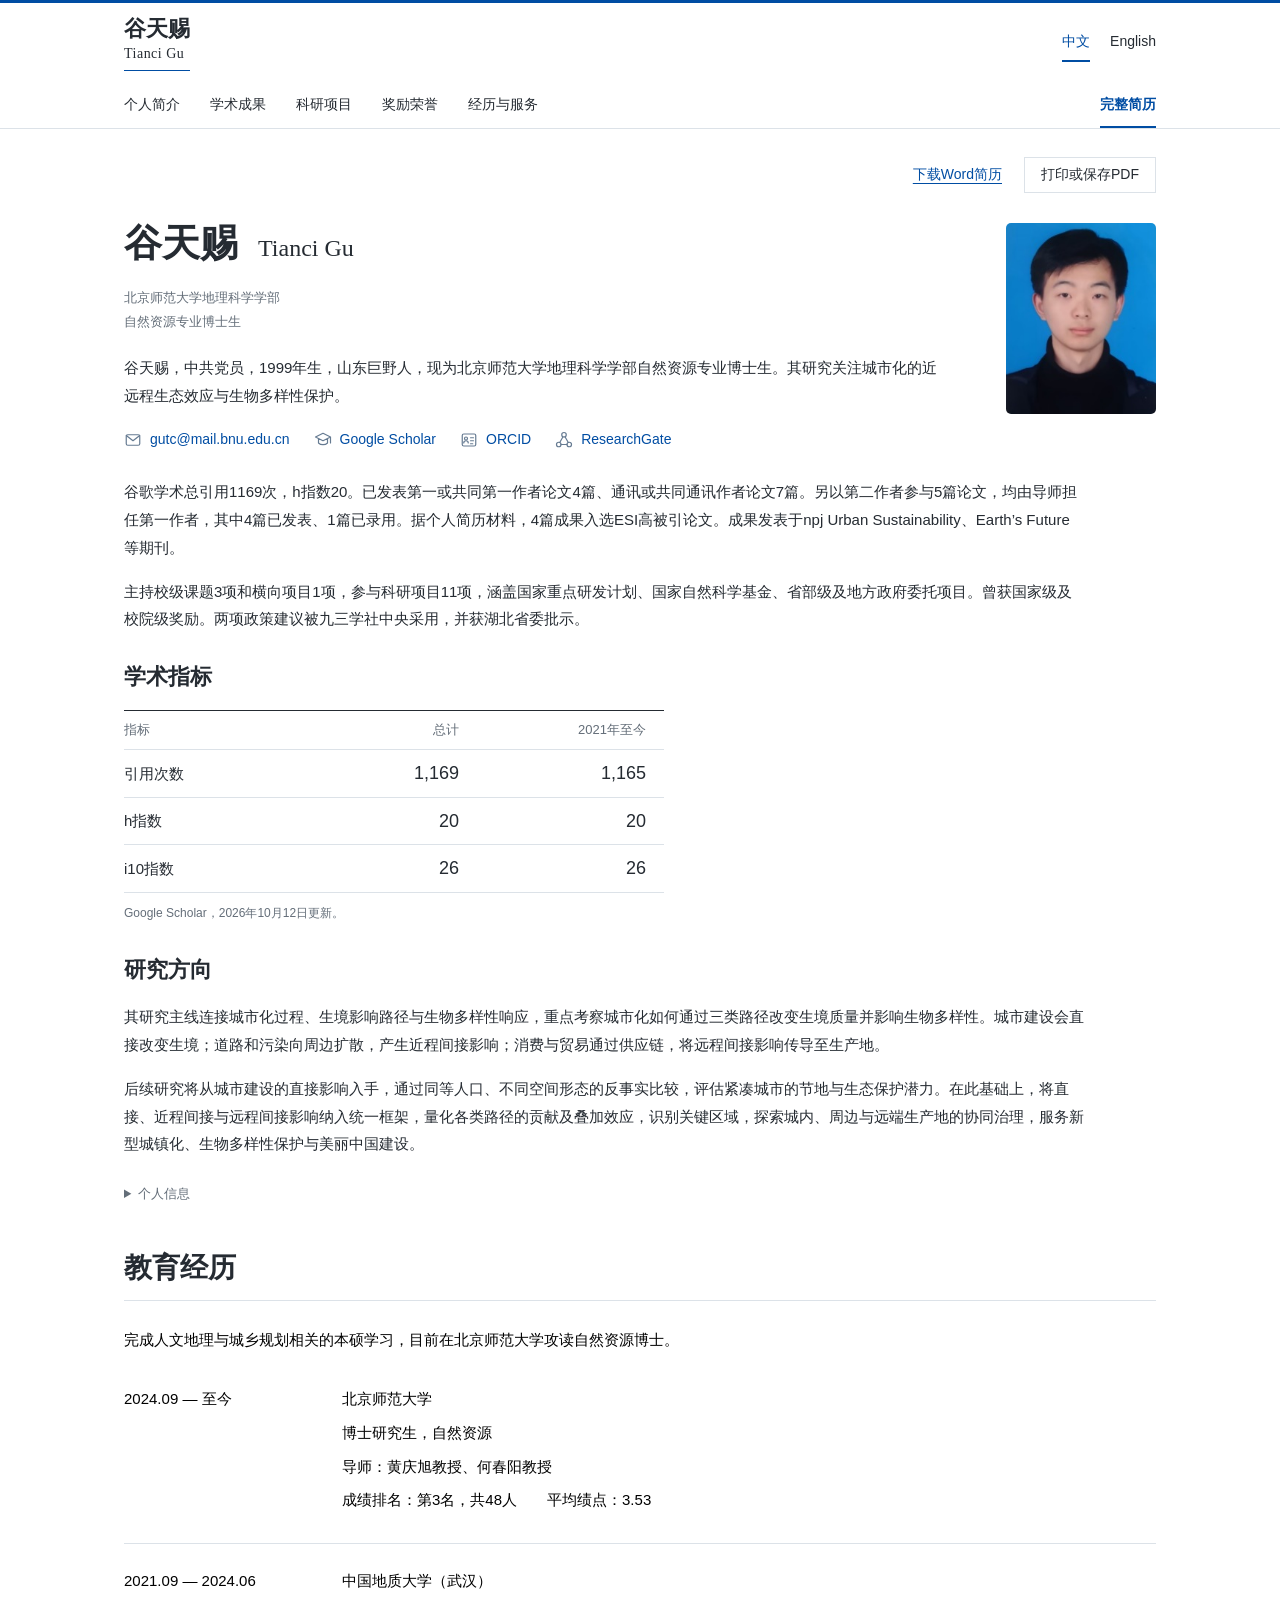
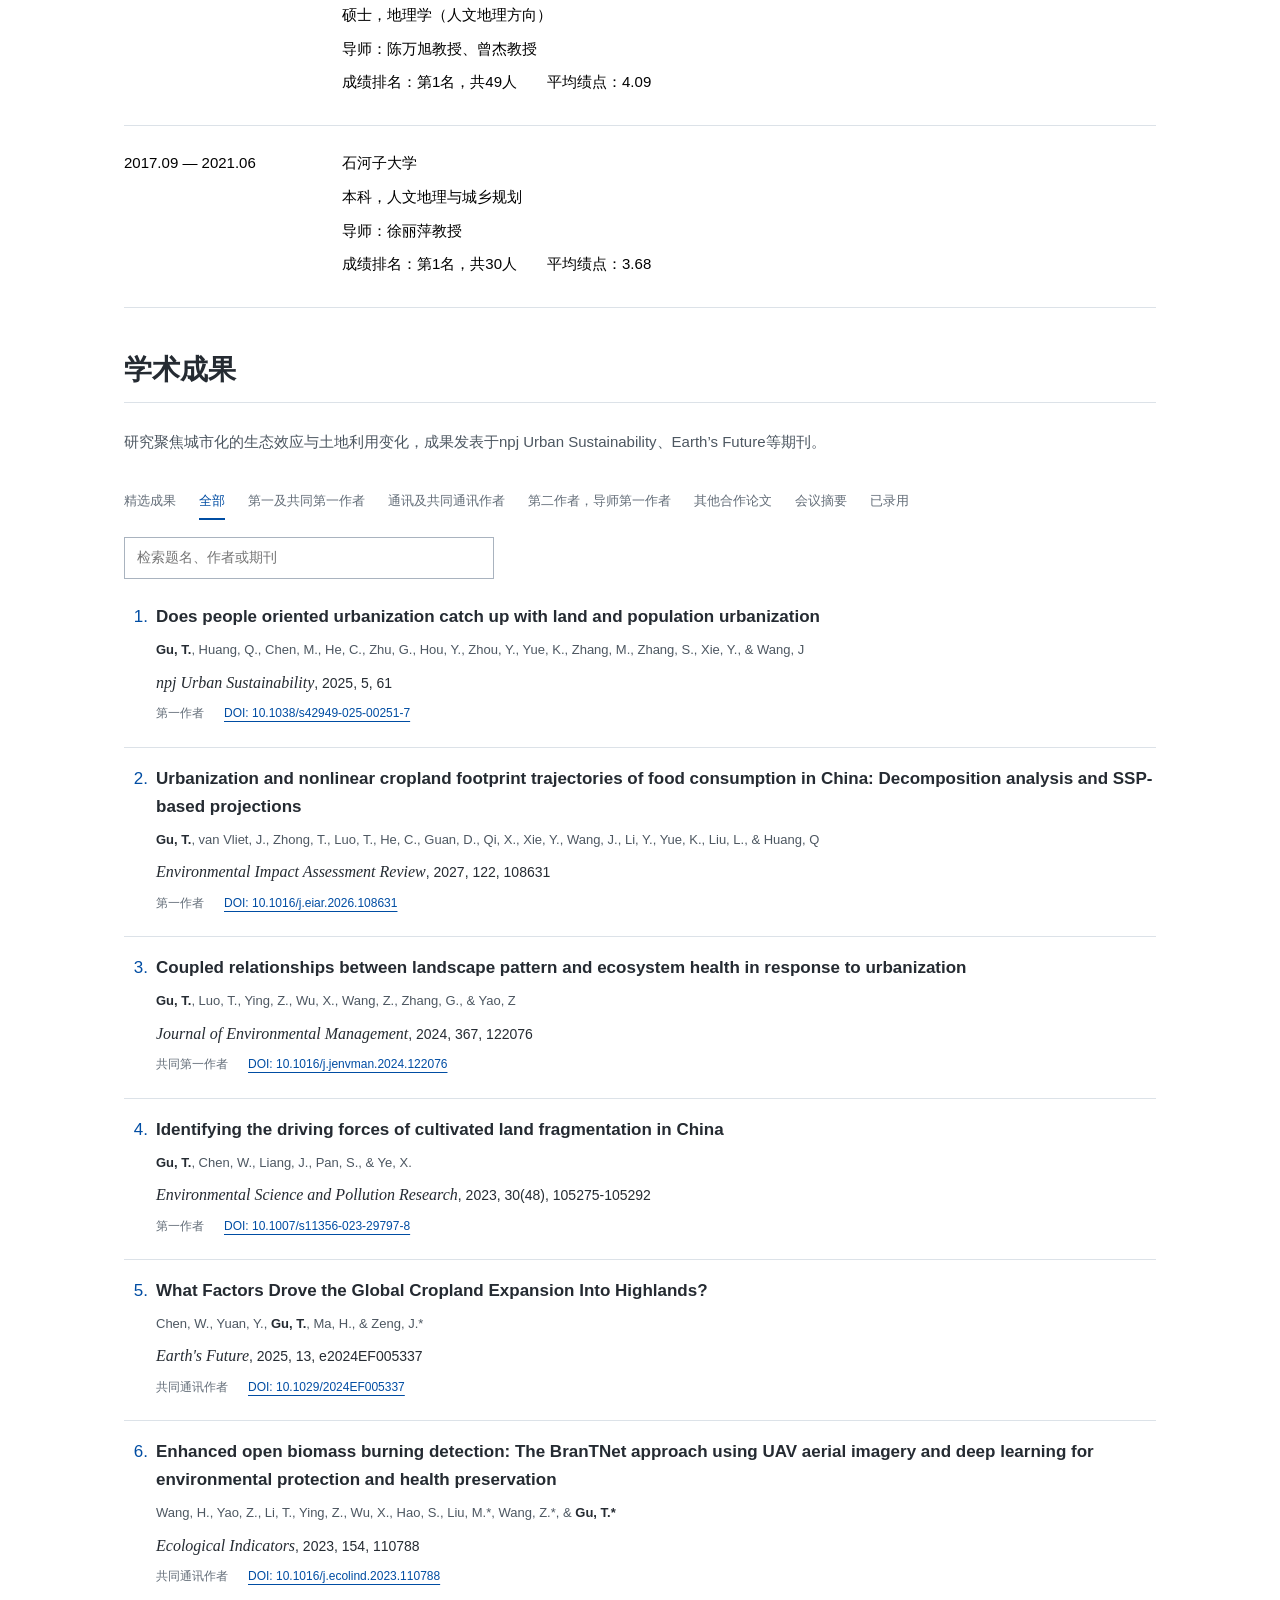
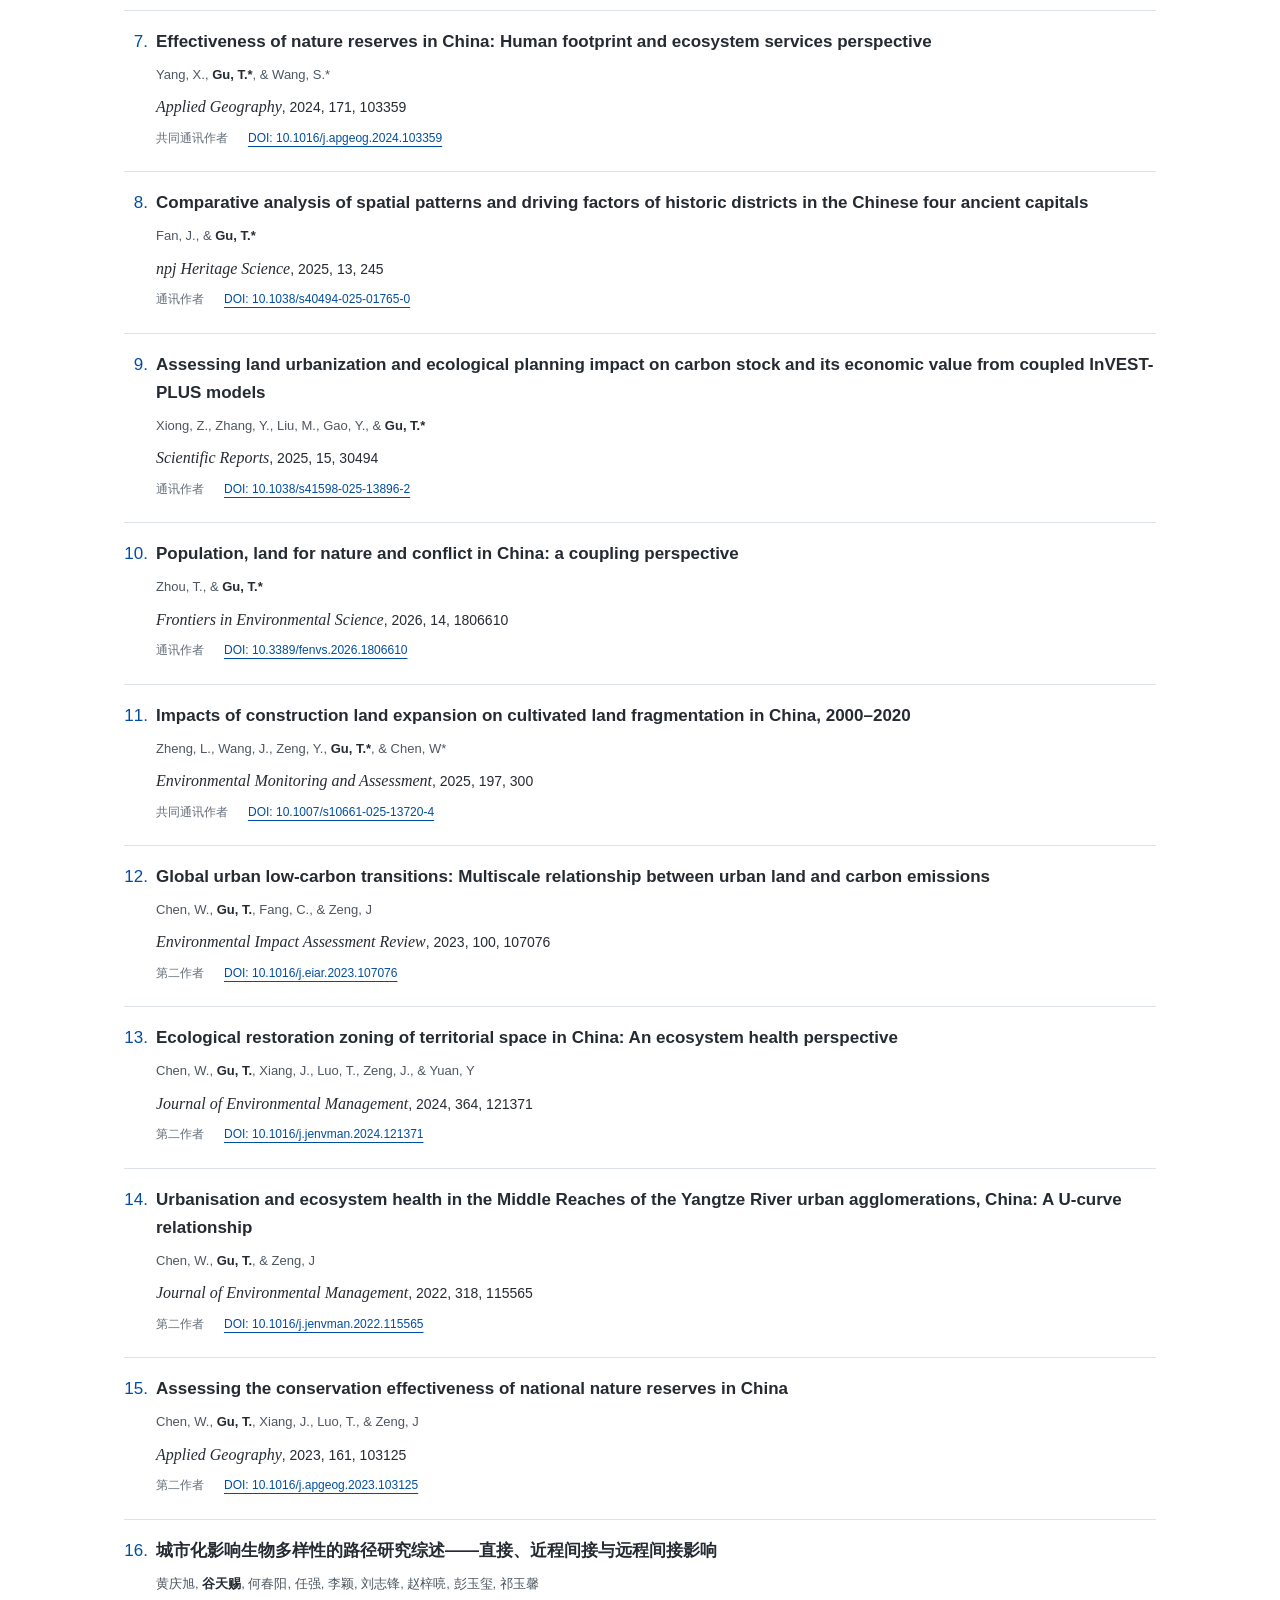
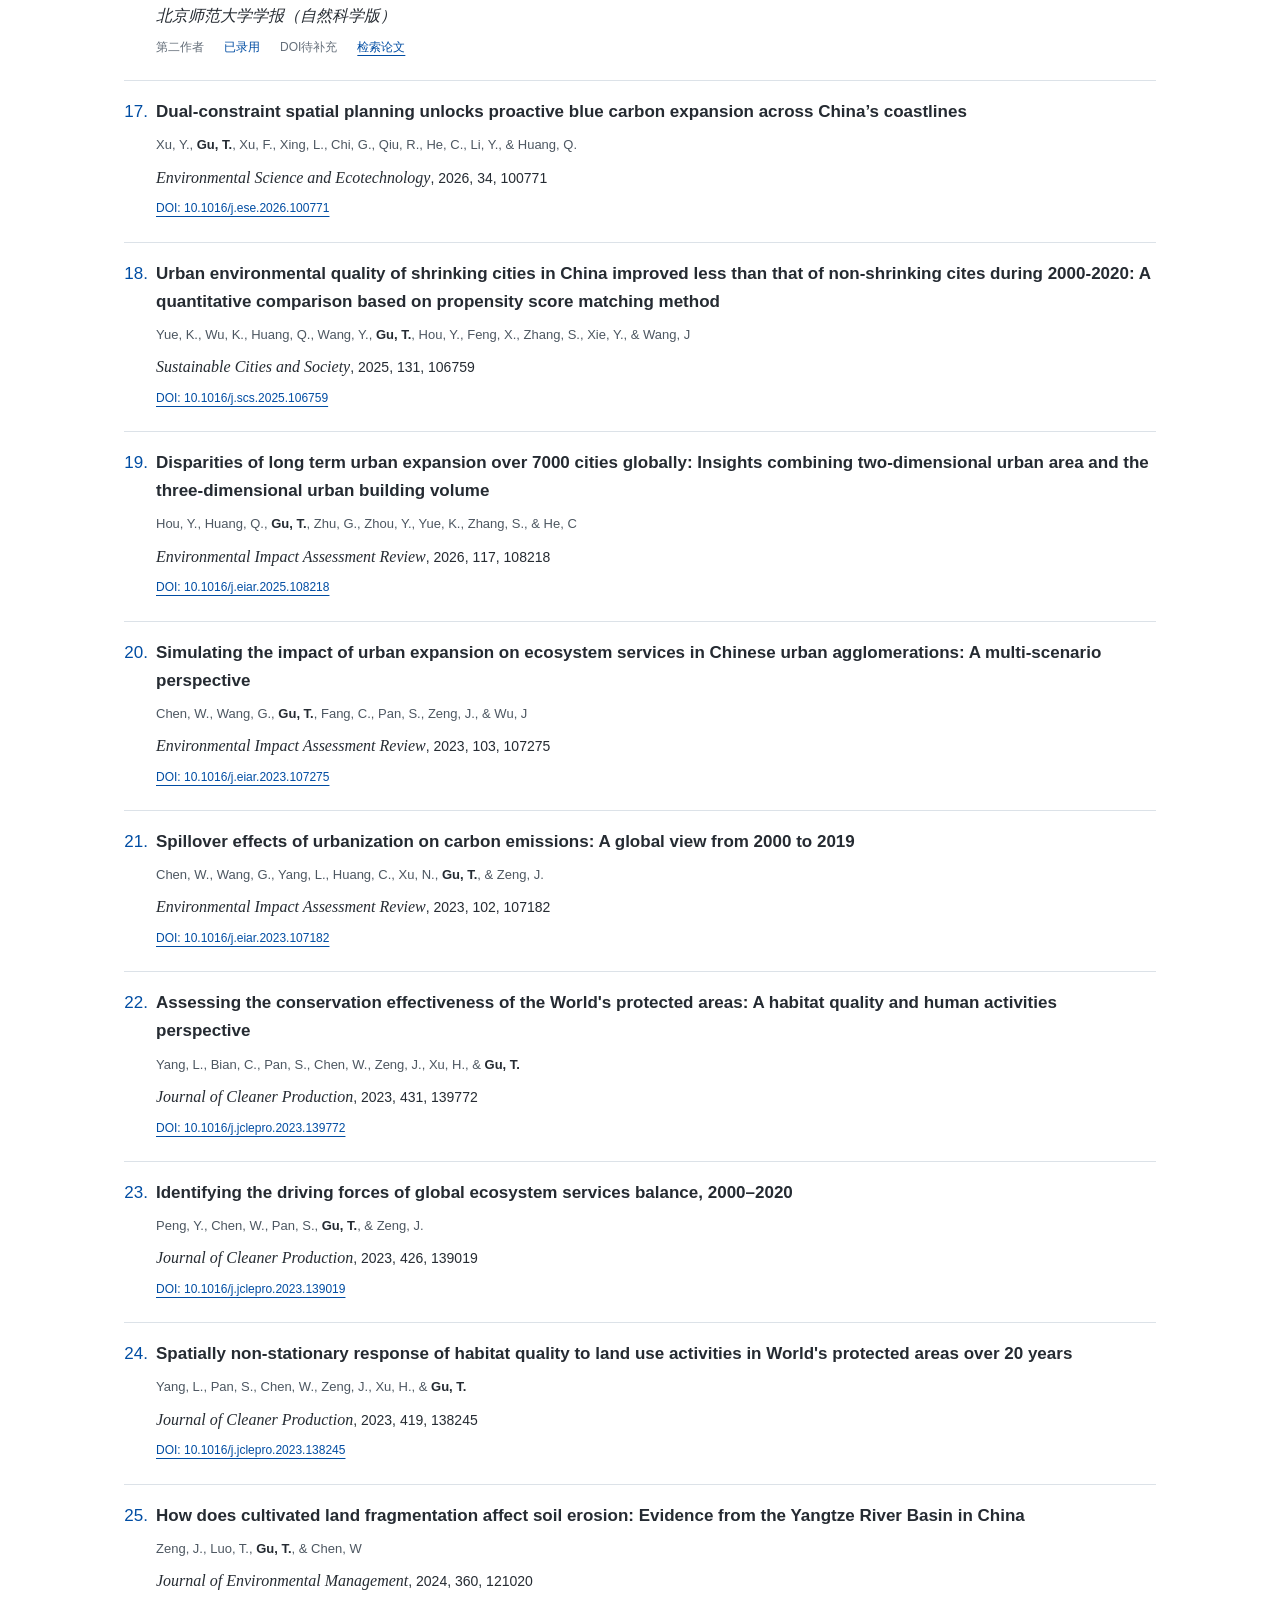
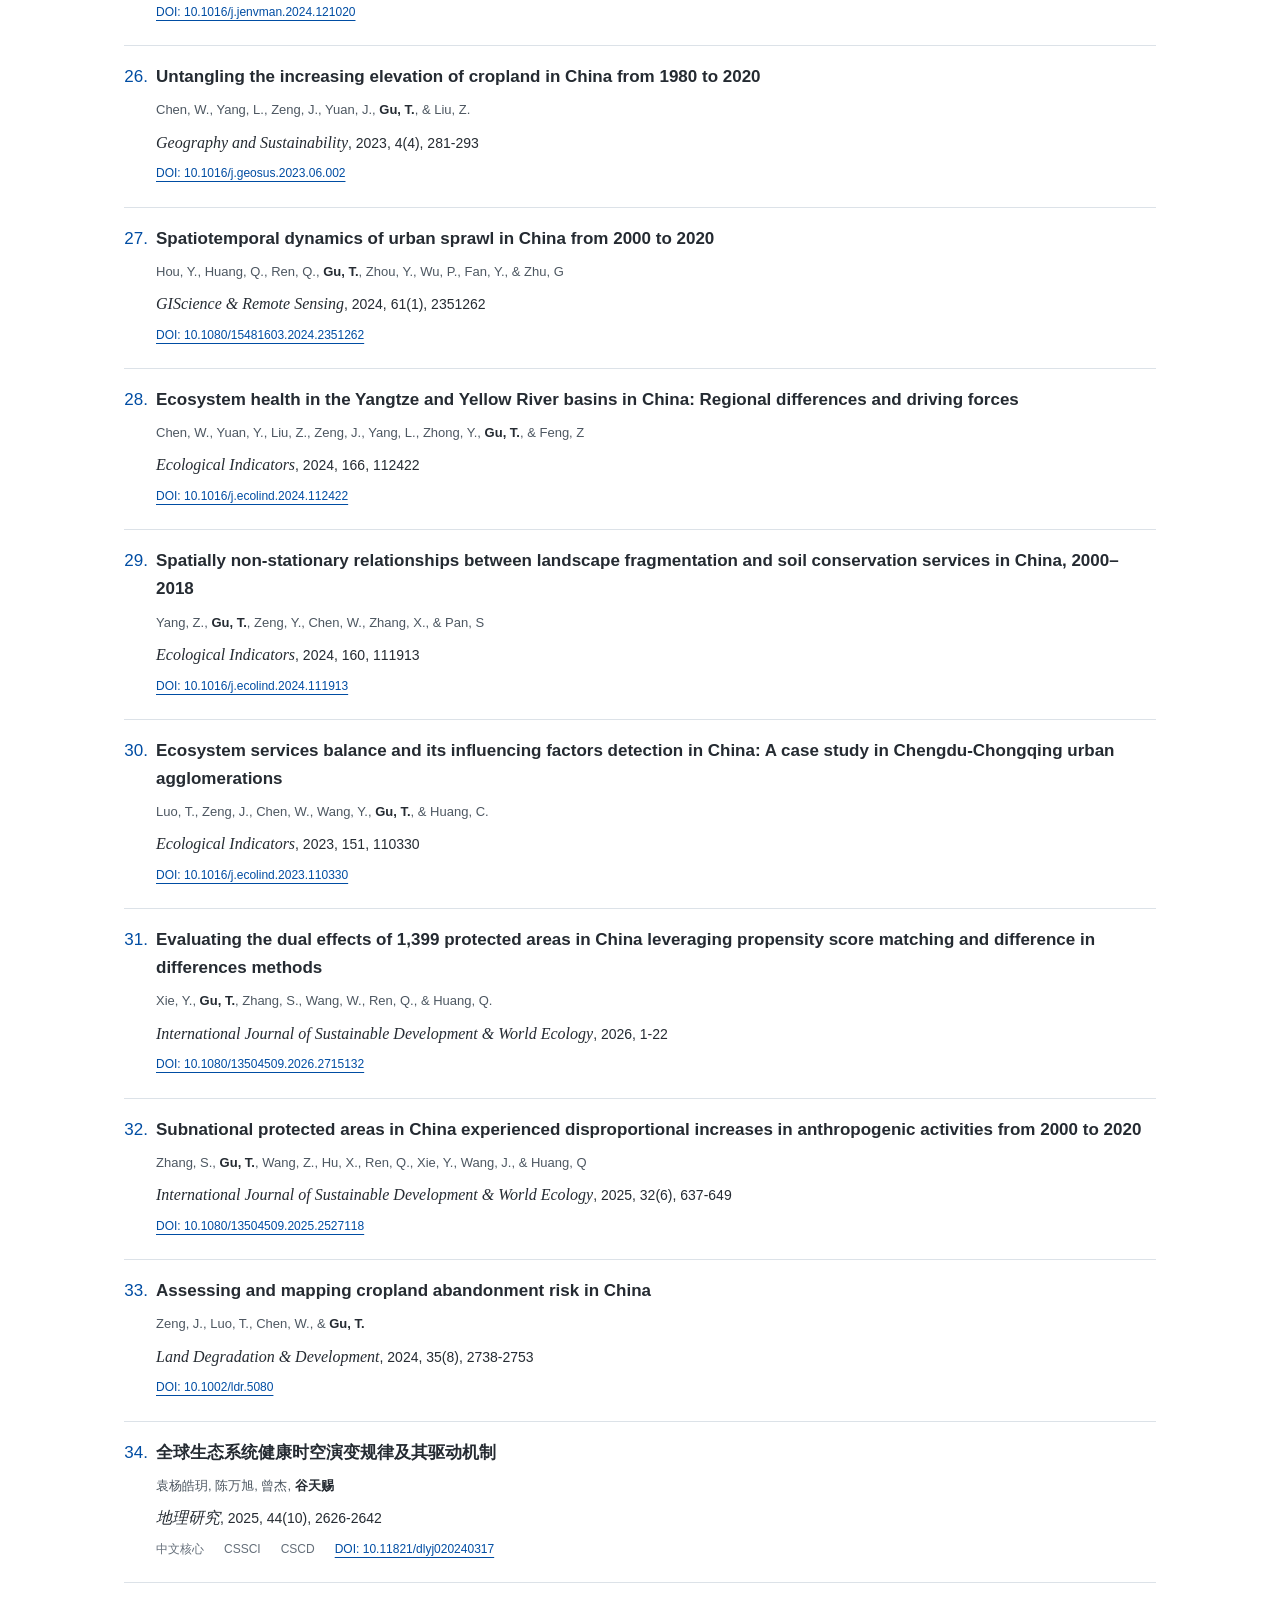
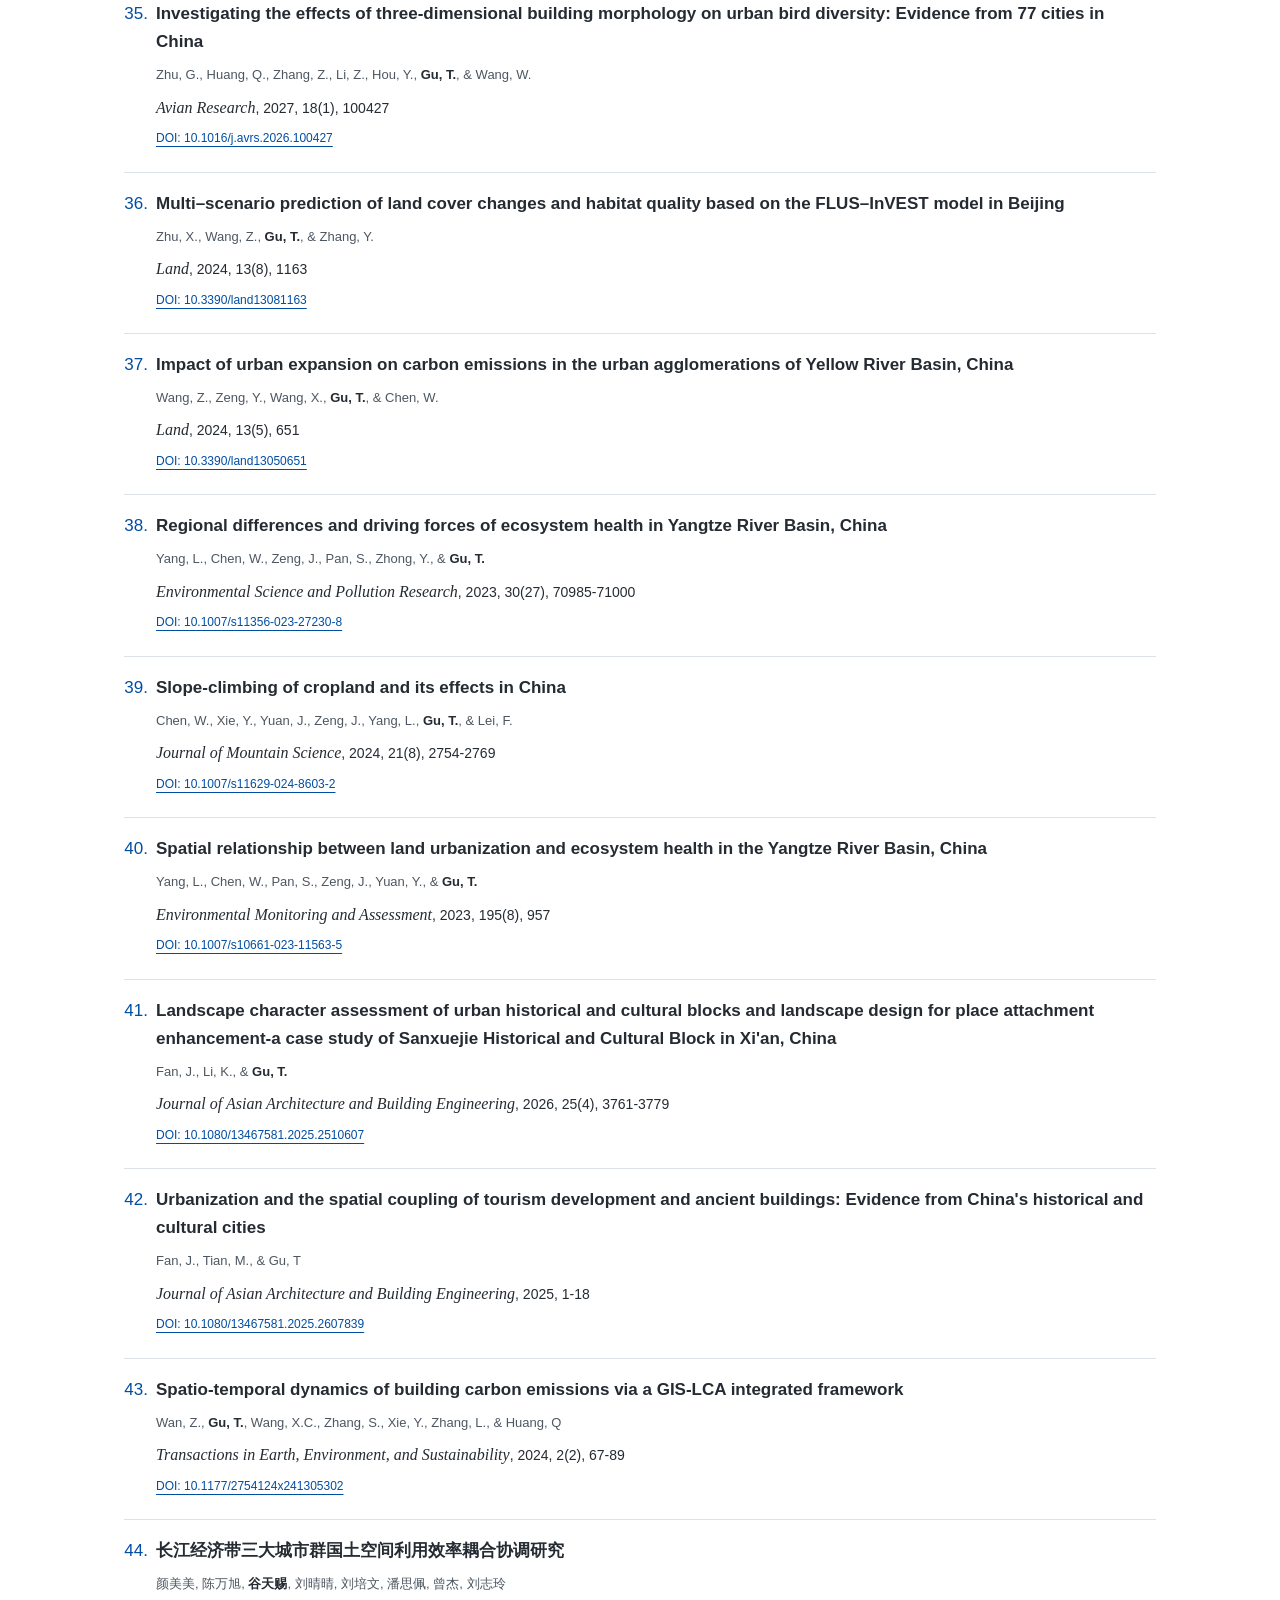
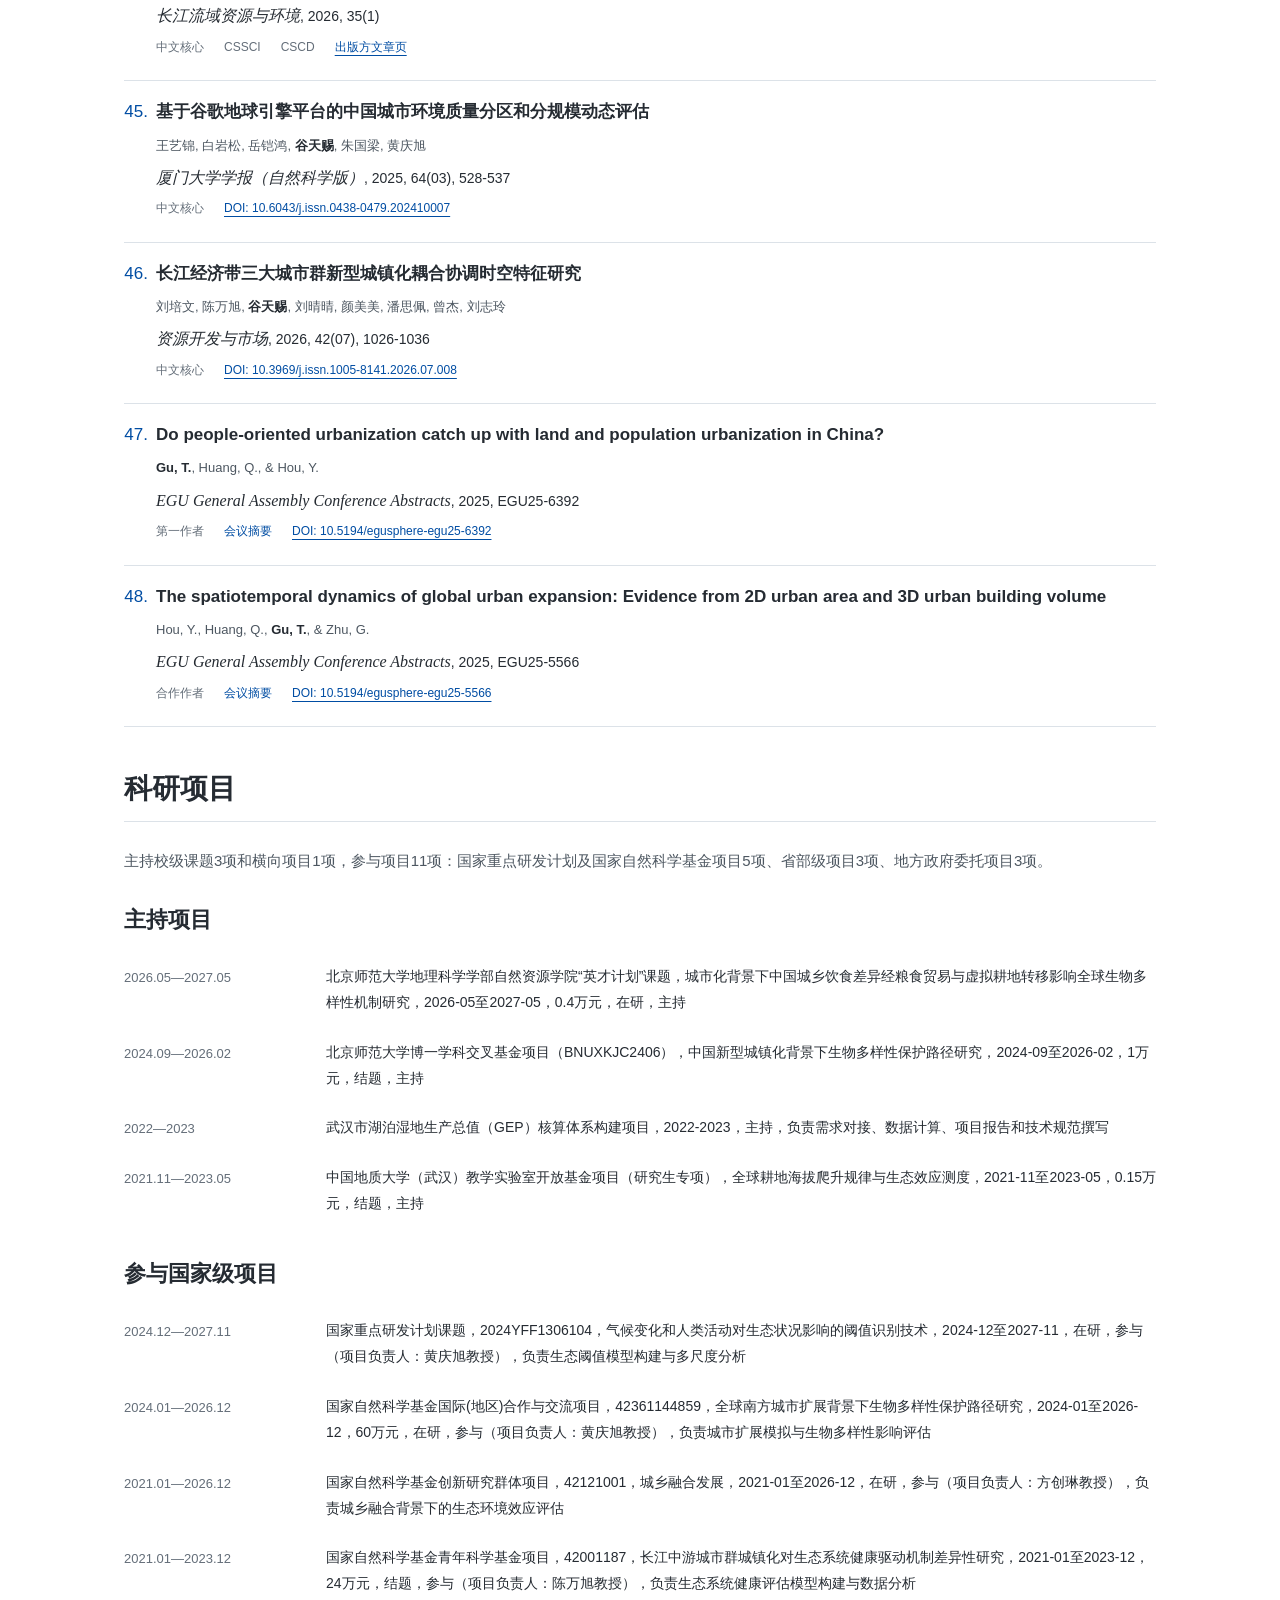
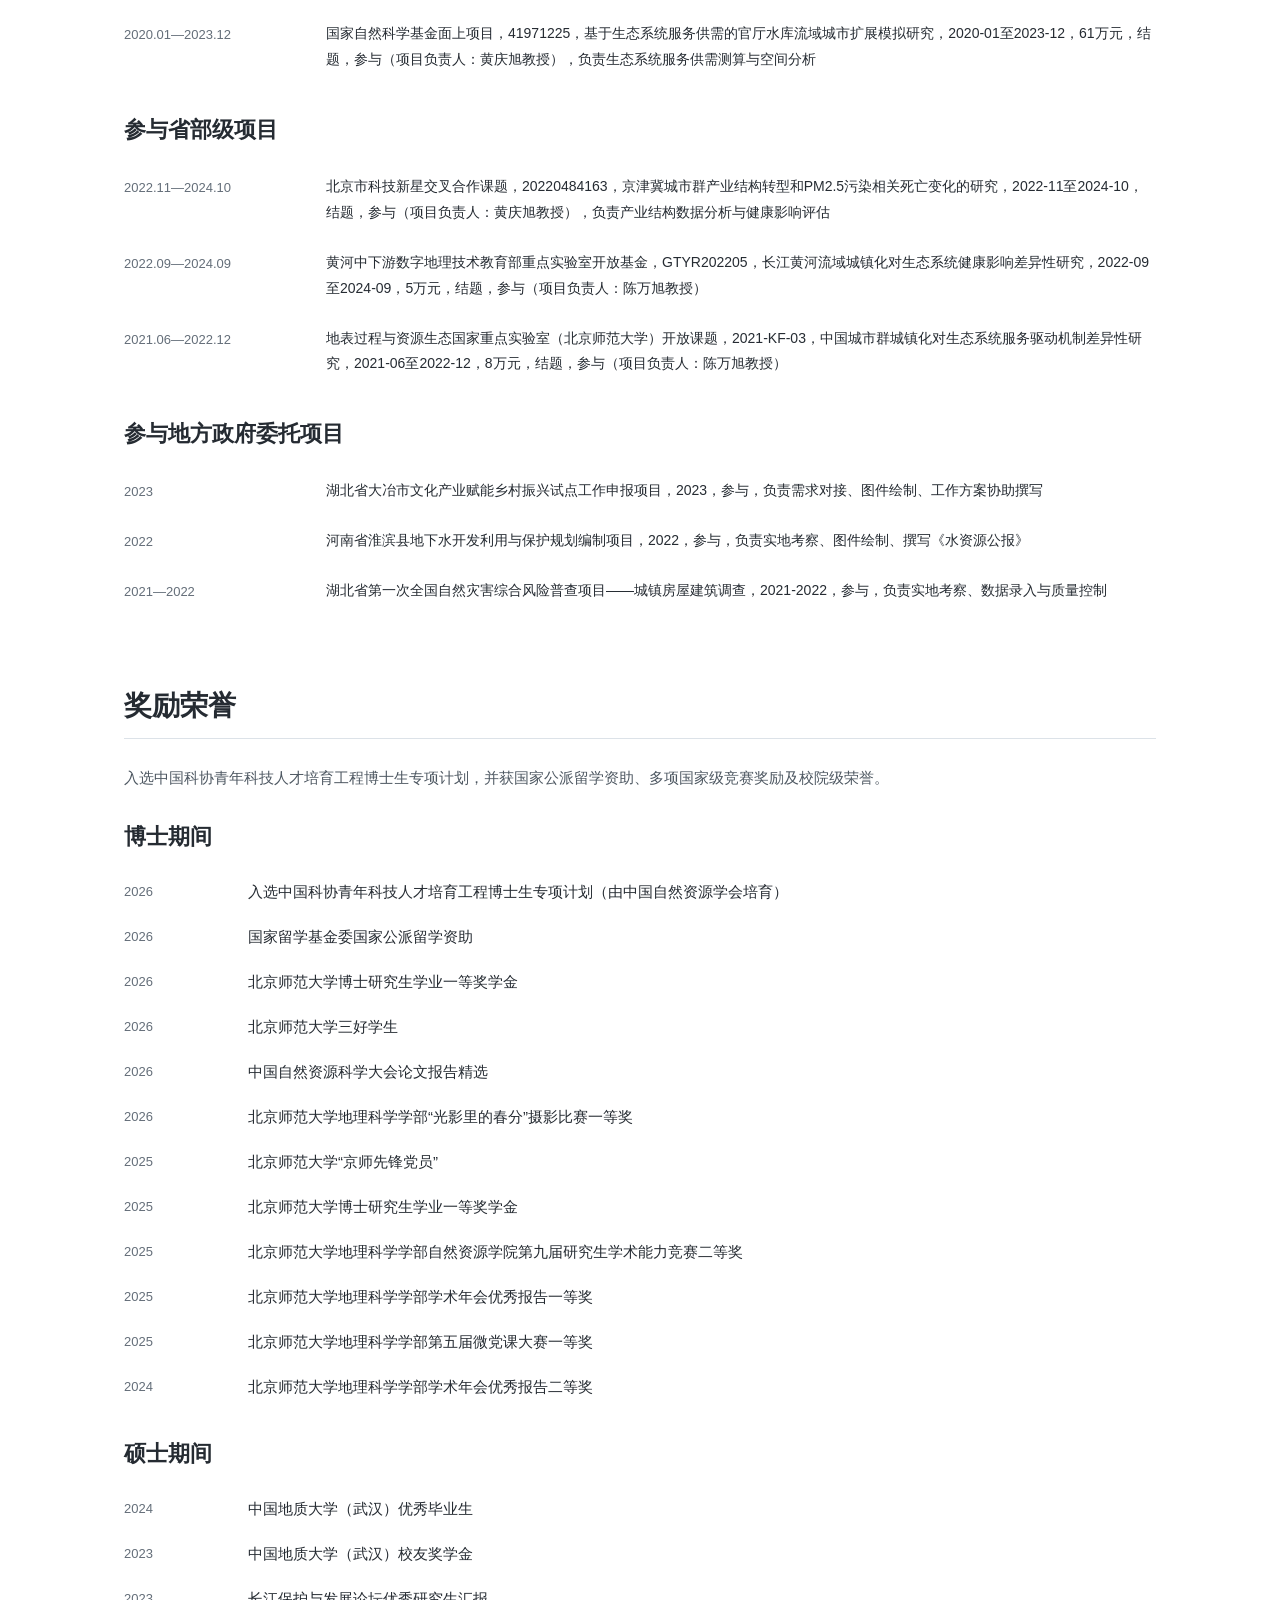
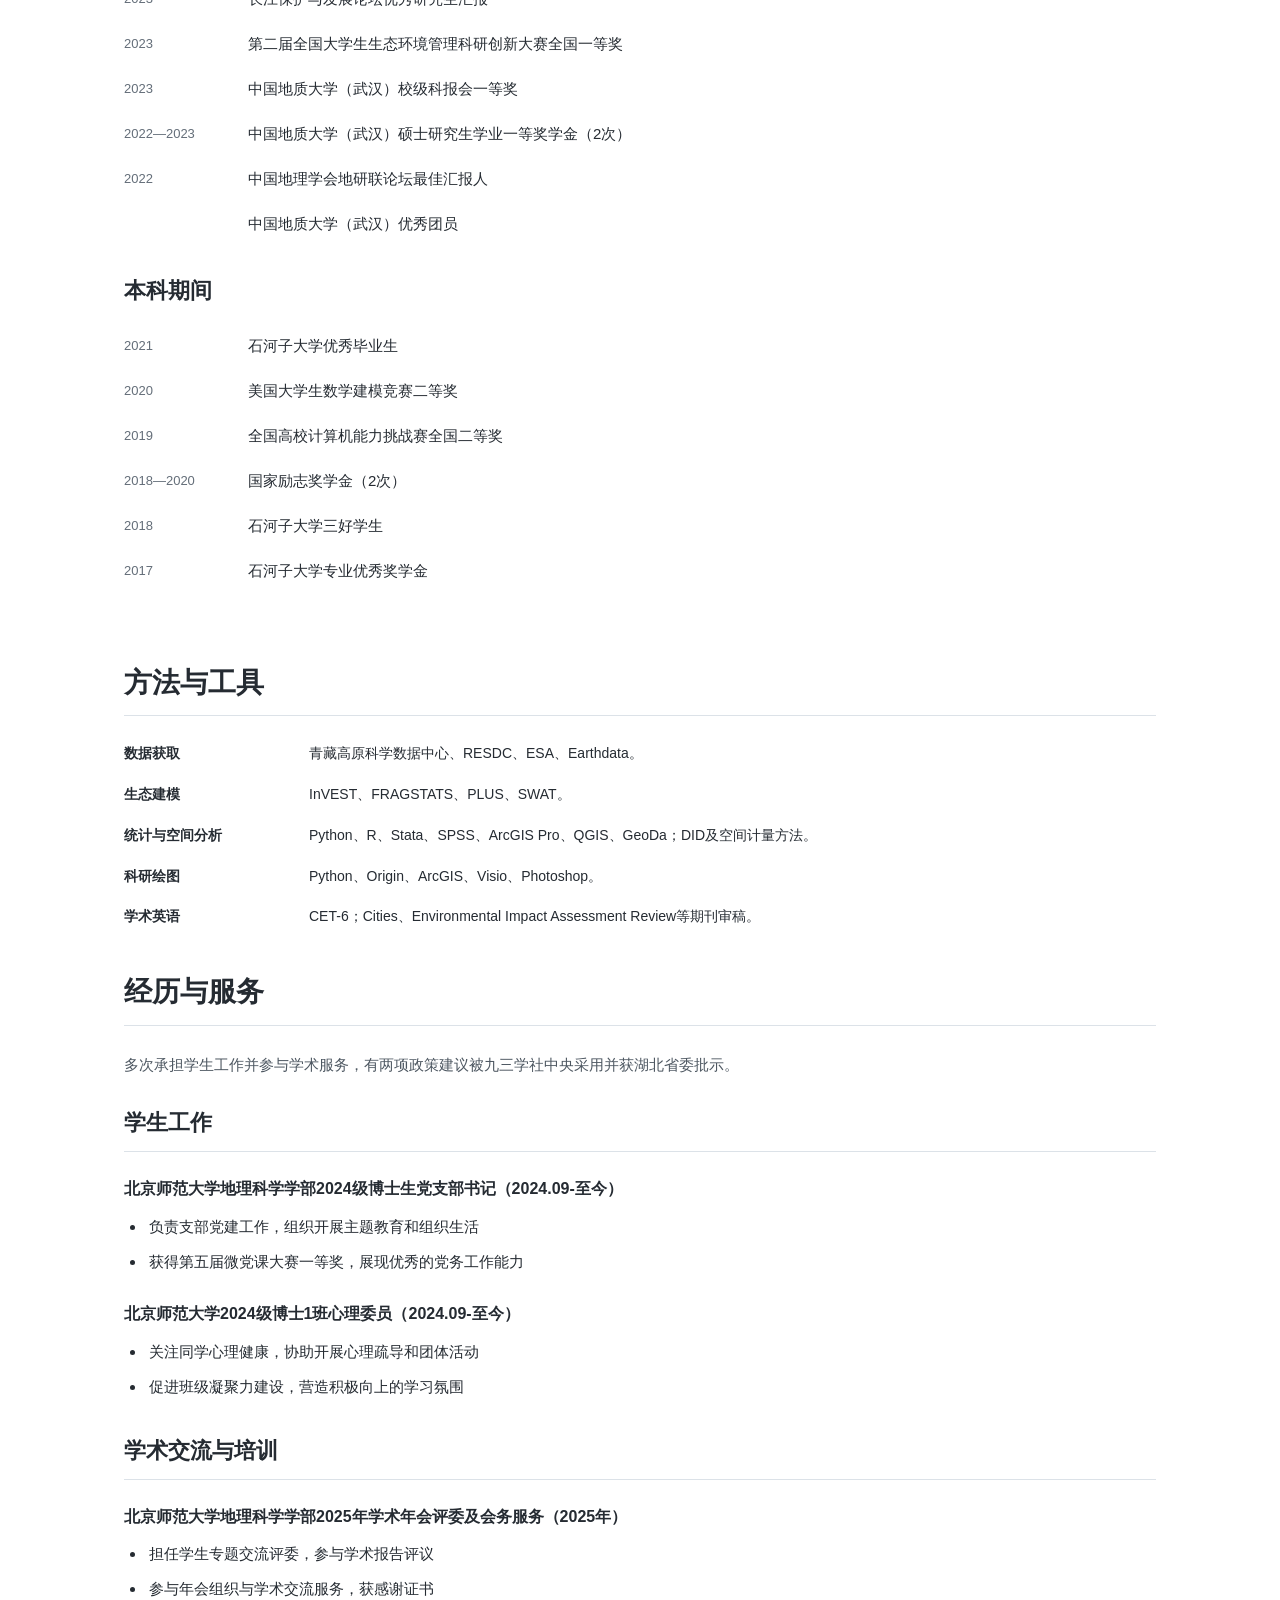
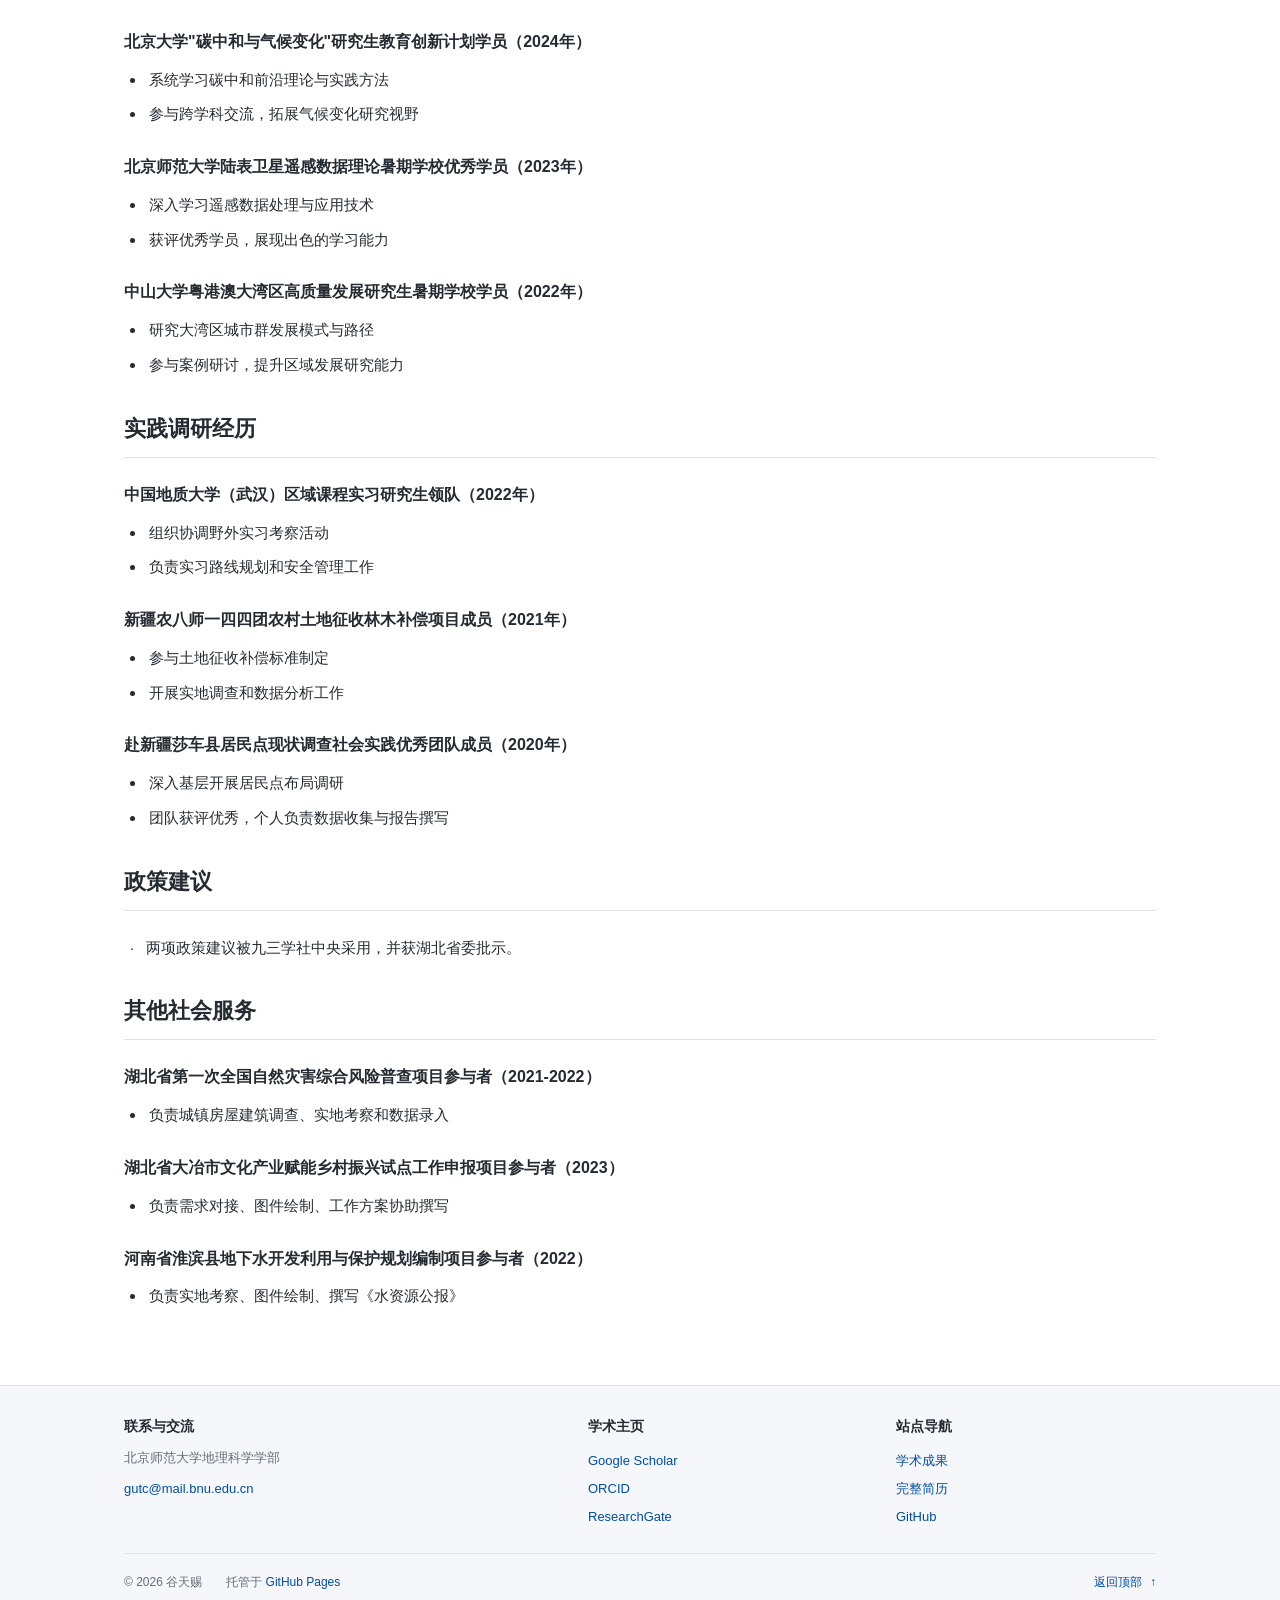
<file: skills.html>
<!doctype html>
<html lang="zh-CN">
<head>
  <meta charset="utf-8">
  <meta name="viewport" content="width=device-width, initial-scale=1">
  <meta name="description" content="谷天赐，北京师范大学自然资源博士生，研究城市化生态效应与生物多样性保护。研究技能。">
  <meta name="theme-color" content="#004da3">
  <meta property="og:title" content="谷天赐 研究技能">
  <meta property="og:description" content="Tianci Gu, PhD student in Natural Resources at Beijing Normal University.">
  <meta property="og:type" content="website">
  <link rel="canonical" href="https://sea993.github.io/CV_GUTIANCI/skills.html">
  <link rel="icon" href="assets/favicon.svg" type="image/svg+xml">
  <link rel="stylesheet" href="assets/style.css?v=1792834777469126100">
  <title>谷天赐 研究技能</title>
  <script src="assets/content.js?v=1792834777469126100" defer></script>
  <script src="assets/app.js?v=1792834777469126100" defer></script>
</head>
<body id="top" data-page="skills" data-asset-version="1792834777469126100">
  <a class="skip-link" href="#main" data-i18n="skip">跳到正文</a>
  <header class="site-header">
    <div class="header-inner">
      <a class="wordmark" href="index.html" data-page-link="about"><span lang="zh-CN" data-profile-name="zh">谷天赐</span><span class="wordmark-en" lang="en" data-profile-name="en">Tianci Gu</span></a>
      <div class="header-controls">
        <div class="language-switch" role="group" aria-label="语言选择 Language selection">
          <button type="button" data-language="zh" aria-pressed="true">中文</button>
          <button type="button" data-language="en" aria-pressed="false">English</button>
        </div>
        <button class="menu-button" type="button" aria-expanded="false" aria-controls="site-nav"><span class="menu-icon" aria-hidden="true">☰</span><span data-i18n="menu">导航</span></button>
      </div>
    </div>
    <nav class="site-nav" id="site-nav" aria-label="主要导航"><a href="index.html" data-page-link="about" data-i18n="about">个人简介</a><a href="publications.html" data-page-link="publications" data-i18n="publications">学术成果</a><a href="projects.html" data-page-link="projects" data-i18n="projects">科研项目</a><a href="awards.html" data-page-link="awards" data-i18n="awards">奖励荣誉</a><a href="service.html" data-page-link="service" data-i18n="service">经历与服务</a><a href="cv.html" data-page-link="cv" data-i18n="cv">完整简历</a></nav>
    <nav class="quick-nav" aria-label="快捷导航"><a href="index.html" data-page-link="about" data-i18n="profileShort">简介</a><a href="publications.html" data-page-link="publications" data-i18n="publications">学术成果</a><a href="projects.html" data-page-link="projects" data-i18n="projectsShort">科研项目</a></nav>
  </header>
  <main id="main" class="page-shell"><section id="skills" class="content-section" aria-labelledby="skills-title"><h1 class="page-title" id="skills-title" data-i18n="skills">研究技能</h1><dl id="skill-list" class="skills-list"></dl></section><noscript><p>请开启JavaScript浏览网站内容，或<a href="assets/tianci-gu-cv.docx?v=1792834777469126100">下载Word简历</a>。 Enable JavaScript to browse this site, or download the CV.</p></noscript></main>
  <footer class="site-footer" id="site-footer">
    <div class="footer-inner">
      <div class="footer-main">
        <section class="footer-contact" aria-labelledby="footer-contact-title">
          <h2 id="footer-contact-title" data-i18n="footerContact">联系与交流</h2>
          <p id="footer-affiliation">北京师范大学地理科学学部</p>
          <a href="mailto:gutc@mail.bnu.edu.cn" data-email><span>gutc@mail.bnu.edu.cn</span></a>
        </section>
        <nav aria-labelledby="footer-academic-title">
          <h2 id="footer-academic-title" data-i18n="footerAcademic">学术主页</h2>
          <ul>
            <li><a id="footer-scholar-link" href="https://scholar.google.com/citations?user=gLpuU54AAAAJ" target="_blank" rel="noopener">Google Scholar</a></li>
            <li><a id="footer-orcid-link" href="https://orcid.org/0000-0001-9466-5545" target="_blank" rel="noopener">ORCID</a></li>
            <li><a id="footer-researchgate-link" href="https://www.researchgate.net/profile/Tianci-Gu-2" target="_blank" rel="noopener">ResearchGate</a></li>
          </ul>
        </nav>
        <nav aria-labelledby="footer-explore-title">
          <h2 id="footer-explore-title" data-i18n="footerExplore">站点导航</h2>
          <ul>
            <li><a href="publications.html" data-page-link="publications" data-i18n="publications">学术成果</a></li>
            <li><a href="cv.html" data-page-link="cv" data-i18n="cv">完整简历</a></li>
            <li><a href="https://github.com/sea993/CV_GUTIANCI" target="_blank" rel="noopener">GitHub</a></li>
          </ul>
        </nav>
      </div>
      <div class="footer-bottom">
        <p id="footer-copyright">© 2026 谷天赐</p>
        <p class="footer-host"><span data-i18n="footerHosted">托管于</span> <a href="https://pages.github.com/" target="_blank" rel="noopener">GitHub Pages</a></p>
        <a class="back-to-top" href="#top"><span data-i18n="backToTop">返回顶部</span><span aria-hidden="true">↑</span></a>
      </div>
    </div>
  </footer>
</body>
</html>
</file>
<file: assets/style.css>
:root {
  --ink: #252b32; --muted: #646e79; --accent: #004da3; --line: #dce2e8;
  --heading-font: Georgia, "Microsoft YaHei", serif;
  --body-font: "Microsoft YaHei", "PingFang SC", sans-serif;
  --interface-font: "Segoe UI", "Microsoft YaHei", sans-serif;
}
* { box-sizing: border-box; }
html { scroll-padding-top: 130px; }
body { margin: 0; min-height: 100vh; display: flex; flex-direction: column; color: var(--ink); background: #fff; font: 15px/1.85 var(--body-font); }
html[lang="en"] body { font-family: var(--interface-font); }
a { color: var(--accent); text-underline-offset: 4px; text-decoration-thickness: 1px; }
a:hover { text-decoration: underline; }
button, input { font: inherit; color: inherit; }
button { cursor: pointer; }
button:focus-visible, a:focus-visible, input:focus-visible, summary:focus-visible { outline: 2px solid var(--accent); outline-offset: 4px; }
img { display: block; max-width: 100%; }
[hidden] { display: none !important; }
h1, h2, h3 { font-family: var(--heading-font); }
h2 { font-size: 22px; line-height: 1.45; margin: 0 0 17px; }
p { margin: 0 0 16px; }
.visually-hidden { position: absolute; width: 1px; height: 1px; padding: 0; overflow: hidden; clip: rect(0,0,0,0); white-space: nowrap; border: 0; }
.skip-link { position: fixed; left: 20px; top: -100px; z-index: 20; background: #fff; padding: 10px 20px; }
.skip-link:focus { top: 10px; }
.site-header { flex: none; border-top: 3px solid var(--accent); border-bottom: 1px solid var(--line); background: #fff; position: sticky; top: 0; z-index: 10; }
.header-inner { max-width: 1096px; margin: auto; min-height: 70px; padding: 12px 32px; display: flex; align-items: center; justify-content: space-between; gap: 24px; }
.wordmark { display: inline-grid; justify-items: start; gap: 2px; flex: none; padding-bottom: 7px; border-bottom: 1px solid var(--accent); color: var(--ink); font: 700 22px/1.25 var(--heading-font); text-decoration: none; white-space: nowrap; }
.wordmark-en { font: 400 14px/1.3 var(--heading-font); letter-spacing: .035em; }
.wordmark:hover { color: var(--accent); text-decoration: none; }
.header-controls { display: flex; align-items: center; gap: 24px; }
.language-switch { display: flex; gap: 20px; font: 14px/1.5 var(--interface-font); }
.language-switch button { padding: 8px 0; border: 0; border-bottom: 2px solid transparent; background: none; }
.language-switch button[aria-pressed="true"] { color: var(--accent); border-bottom-color: var(--accent); }
.site-nav { max-width: 1096px; padding: 0 32px; margin: auto; display: flex; gap: 30px; align-items: center; font: 14px/1.5 var(--interface-font); }
.site-nav a { color: var(--ink); padding: 11px 0; border-bottom: 2px solid transparent; text-decoration: none; white-space: nowrap; }
.site-nav a:hover, .site-nav a[aria-current="page"] { color: var(--accent); }
.site-nav a[aria-current="page"] { border-bottom-color: var(--accent); }
.site-nav a[aria-current="page"] { font-weight: 600; }
.site-nav a[data-page-link="cv"] { font-weight: 600; }
.site-nav a:last-child { margin-left: auto; }
.menu-button { display: none; align-items: center; gap: 7px; padding: 7px 13px; border: 1px solid var(--line); background: none; font: 14px var(--interface-font); }
.menu-icon { font-size: 15px; line-height: 1; }
.quick-nav { display: none; }
.page-shell { width: 100%; flex: 1; max-width: 1096px; margin: 0 auto; padding: 0 32px 42px; }
.site-footer { flex: none; background: #f5f7fa; border-top: 1px solid var(--line); color: var(--muted); font: 13px/1.7 var(--interface-font); }
.footer-inner { max-width: 1096px; margin: 0 auto; padding: 30px 32px 20px; }
.footer-main { display: grid; grid-template-columns: minmax(0,1.6fr) minmax(0,1fr) minmax(0,1fr); gap: 48px; }
.site-footer h2 { margin: 0 0 10px; color: var(--ink); font: 600 14px/1.5 var(--interface-font); }
.site-footer p { margin: 0; }
.footer-contact p { max-width: 290px; margin-bottom: 6px; }
.site-footer a { display: inline-block; padding: 3px 0; text-decoration: none; }
.site-footer a:hover { text-decoration: underline; }
.site-footer ul { list-style: none; margin: 0; padding: 0; }
.footer-bottom { display: flex; align-items: center; gap: 24px; margin-top: 22px; padding-top: 15px; border-top: 1px solid var(--line); font-size: 12px; }
.site-footer .back-to-top { display: inline-flex; align-items: center; gap: 8px; margin-left: auto; white-space: nowrap; }
.about-layout { display: grid; grid-template-columns: 215px minmax(0,1fr); gap: 56px; padding-top: 46px; }
.profile-sidebar .portrait-block { margin: 0 0 22px; }
.portrait-block img { width: 150px; height: 191px; object-fit: cover; object-position: center 26%; border-radius: 5px; }
.profile-sidebar .portrait-block img { width: 166px; height: 211px; }
.profile-institution { display: flex; align-items: center; gap: 11px; margin: 0 0 22px; }
.institution-seal { width: 40px; height: 40px; flex: none; }
.profile-institution .profile-position { margin: 0; font-size: 12px; }
.profile-sidebar #profile-name { font-size: 25px; margin: 0 0 14px; }
.profile-sidebar #profile-name span { display: block; margin: 7px 0 0; font-size: 20px; font-weight: 400; }
.profile-position { color: var(--muted); font-size: 13px; line-height: 1.85; margin-bottom: 20px; }
.contact-links { display: flex; flex-wrap: wrap; gap: 10px 24px; font: 14px/1.7 var(--interface-font); }
.contact-links a { display: inline-flex; align-items: center; gap: 8px; text-decoration: none; }
.contact-icon, .interest-icon { width: 18px; height: 18px; flex: none; fill: none; stroke: currentColor; stroke-width: 1.6; stroke-linecap: round; stroke-linejoin: round; }
.contact-icon { color: #667b92; }
.contact-links a:hover .contact-icon { color: var(--accent); }
.contact-links a:hover { text-decoration: underline; }
.profile-sidebar .contact-links { flex-direction: column; align-items: flex-start; font-size: 13px; gap: 10px; }
.about-title { font: 700 32px/1.35 var(--heading-font); margin: 0 0 23px; }
.home-biography p { margin-bottom: 21px; }
.home-metrics { display: grid; grid-template-columns: repeat(4,minmax(0,1fr)); gap: 10px 18px; padding: 18px 0 12px; border-top: 1px solid var(--line); border-bottom: 1px solid var(--line); }
.home-metrics a { display: flex; flex-direction: column; gap: 3px; text-decoration: none; }
.home-metrics strong { color: var(--accent); font: 400 32px/1.15 var(--heading-font); font-variant-numeric: tabular-nums; }
.home-metrics span { color: var(--muted); font: 12px/1.55 var(--interface-font); }
.home-metrics a:hover span { color: var(--accent); text-decoration: underline; }
.snapshot-note { grid-column: 1 / -1; margin: 1px 0 0; color: var(--muted); font: 11px/1.6 var(--interface-font); }
.home-actions { display: flex; flex-wrap: wrap; align-items: center; gap: 14px 25px; margin: 21px 0 18px; font: 14px/1.6 var(--interface-font); }
.home-actions .primary-link { padding: 10px 16px; background: var(--accent); color: white; text-decoration: none; }
.home-actions .primary-link:hover { background: #003b7e; }
.profile-contact summary, .research-map-panel summary { cursor: pointer; color: var(--accent); font: 13px/1.8 var(--interface-font); }
.profile-contact > summary { display: none; }
.section-heading { display: flex; align-items: baseline; justify-content: space-between; gap: 15px; margin: 31px 0 18px; padding-bottom: 10px; border-bottom: 1px solid var(--line); }
.section-heading h2 { margin: 0; }
.section-heading > a, .more-selected { font: 12px/1.8 var(--interface-font); }
.more-selected { margin: 14px 0 0; text-align: right; }
.research-interests li { align-items: flex-start; padding: 8px 0; }
.research-interests .interest-icon { margin-top: 3px; }
.research-interests a { font-size: 15px; font-weight: 500; text-decoration: none; }
.research-interests p { margin: 5px 0 0; color: var(--muted); font-size: 13px; }
.featured-study + .featured-study { margin-top: 22px; padding-top: 24px; border-top: 1px solid var(--line); }
.home-methods { display: grid; grid-template-columns: 165px minmax(0,1fr); gap: 14px 20px; font-size: 13px; }
.home-methods dt { font-weight: 500; }
.home-methods dd { margin: 0; color: var(--muted); }
.research-map-panel { margin-top: 17px; padding: 12px 0; border-top: 1px solid var(--line); border-bottom: 1px solid var(--line); }
.map-explanation { margin: 15px 0 5px; color: var(--muted); font-size: 12px; line-height: 1.8; }
.research-map-svg { display: block; width: 100%; height: auto; margin-top: 18px; overflow: visible; }
.map-column-label { fill: var(--muted); font: 13px var(--interface-font); }
.map-edge { fill: none; stroke: #b4c4d5; stroke-width: 1.3; transition: opacity 150ms, stroke 150ms; }
.map-edge-method { stroke-dasharray: 5 4; }
.map-node { text-decoration: none; }
.map-node rect { fill: white; stroke: #a5b7ca; stroke-width: 1; }
.map-node text { fill: var(--ink); font: 15px var(--interface-font); pointer-events: none; }
html[lang="en"] .map-node text { font-size: 14px; }
.map-node-topic rect { fill: #edf4fb; stroke: var(--accent); }
.map-node-method rect { fill: #f5f7fa; }
.map-node:hover rect, .map-node:focus-visible rect { stroke: var(--accent); stroke-width: 2; }
.map-node:focus-visible { outline: none; }
.has-focus .map-edge { opacity: .12; }
.has-focus .map-node { opacity: .4; }
.has-focus .map-edge.is-active { opacity: 1; stroke: var(--accent); stroke-width: 2; }
.has-focus .map-node.is-connected { opacity: 1; }
.map-paper-links { display: none; }
.data-overview { margin-bottom: 30px; padding: 22px 25px 18px; background: #f7f9fc; }
.data-overview h2 { margin: 0 0 18px; font: 500 18px/1.5 var(--interface-font); }
.overview-totals { display: flex; flex-wrap: wrap; gap: 16px 48px; margin-bottom: 20px; }
.overview-totals button { display: flex; align-items: baseline; gap: 10px; border: 0; padding: 0; background: none; text-align: left; }
.overview-totals strong { color: var(--accent); font: 400 30px/1.2 var(--heading-font); font-variant-numeric: tabular-nums; }
.overview-totals span { font: 13px/1.6 var(--interface-font); }
.overview-totals button:hover span { text-decoration: underline; }
.overview-bars { display: grid; gap: 9px; }
.overview-bar { display: grid; grid-template-columns: minmax(210px,1fr) minmax(0,1.5fr) 28px; align-items: center; gap: 20px; border: 0; padding: 4px 0; background: none; font: 13px/1.6 var(--interface-font); text-align: left; }
.bar-track { display: block; height: 8px; background: #e4eaf1; }
.bar-track > span { display: block; height: 100%; background: #5283b9; transition: background 150ms; }
.overview-bar:hover .bar-track > span, .overview-bar[aria-pressed="true"] .bar-track > span { background: var(--accent); }
.overview-bar strong { font-weight: 500; text-align: right; font-variant-numeric: tabular-nums; }
.overview-note { margin: 15px 0 0; color: var(--muted); font: 12px/1.8 var(--interface-font); }
.journal-overview { background: #fff; border-top: 1px solid var(--line); border-bottom: 1px solid var(--line); padding: 22px 0 19px; }
.ranking-heading { display: flex; flex-wrap: wrap; justify-content: space-between; align-items: baseline; gap: 8px 20px; }
.ranking-heading > span { color: var(--muted); font: 12px/1.7 var(--interface-font); }
.ranking-layout { display: grid; grid-template-columns: 260px minmax(0,1fr); align-items: center; gap: 55px; max-width: 760px; margin: 3px 0; }
.ranking-donut { display: block; width: 240px; max-width: 100%; margin: auto; }
.rank-segment { transition: stroke-width 150ms; }
.ranking-donut a:hover .rank-segment, .ranking-donut a:focus-visible .rank-segment { stroke-width: 27px; }
.ranking-donut text { fill: var(--ink); pointer-events: none; }
.ranking-donut .rank-total { fill: var(--accent); font: 400 44px var(--heading-font); }
.rank-center-label { font: 12px var(--interface-font); }
.ranking-legend { display: grid; gap: 10px; }
.ranking-legend button { display: grid; grid-template-columns: 11px minmax(0,1fr) 34px; align-items: center; gap: 14px; border: 0; padding: 5px 0; background: none; text-align: left; font: 13px/1.6 var(--interface-font); }
.ranking-legend button:hover, .ranking-legend button[aria-pressed="true"] { color: var(--accent); }
.rank-swatch { width: 11px; height: 11px; border-radius: 50%; }
.ranking-legend strong { text-align: right; font: 400 20px/1.3 var(--heading-font); font-variant-numeric: tabular-nums; }
.chinese-index-summary { display: flex; flex-wrap: wrap; align-items: baseline; gap: 12px 35px; padding-top: 18px; margin-top: 16px; border-top: 1px solid var(--line); }
.chinese-index-summary h3 { margin: 0; font: 400 13px/1.7 var(--interface-font); color: var(--muted); }
.chinese-index-summary > div { display: flex; flex-wrap: wrap; gap: 16px 35px; }
.chinese-index-summary button { display: flex; align-items: baseline; gap: 15px; padding: 0; border: 0; background: none; font: 13px/1.7 var(--interface-font); }
.chinese-index-summary button:hover, .chinese-index-summary button[aria-pressed="true"] { color: var(--accent); }
.chinese-index-summary strong { font: 400 23px/1.3 var(--heading-font); font-variant-numeric: tabular-nums; }
.journal-index { color: var(--muted); }
.ranking-exclusions { color: var(--muted); margin-bottom: 16px; }
.ranking-exclusions ul { padding-left: 20px; }
.ranking-exclusions li { margin-bottom: 6px; }
.ranking-sources { margin-top: 10px; font: 12px/1.8 var(--interface-font); }
.ranking-sources summary { width: fit-content; cursor: pointer; color: var(--accent); }
#ranking-method { max-width: 920px; margin: 16px 0 12px; color: var(--muted); }
.ranking-source-table { overflow-x: auto; }
.ranking-source-table table { width: 100%; min-width: 550px; border-collapse: collapse; font-size: 12px; }
.ranking-source-table th, .ranking-source-table td { padding: 7px 15px 7px 0; border-bottom: 1px solid var(--line); text-align: left; font-weight: 400; }
.ranking-source-table thead th { color: var(--muted); }
.topic-filters { display: flex; flex-wrap: wrap; gap: 6px 17px; padding: 13px 0; border-top: 1px solid var(--line); margin-bottom: 9px; }
.topic-filters button { border: 0; padding: 4px 0; background: none; color: var(--muted); font: 12px/1.7 var(--interface-font); }
.topic-filters button[aria-pressed="true"] { color: var(--accent); text-decoration: underline; text-underline-offset: 5px; }
.publication-scope { margin: 0 0 14px; font: 12px/1.7 var(--interface-font); color: var(--muted); }
.publication-scope button { border: 0; padding: 0; margin-left: 12px; background: none; color: var(--accent); text-decoration: underline; }
.publication-title a { color: inherit; text-decoration: none; }
.publication-title a:hover { color: var(--accent); text-decoration: underline; }
.project-filters { display: flex; gap: 25px; align-items: center; margin-bottom: 25px; font: 13px/1.7 var(--interface-font); }
.project-filters:empty, .topic-filters:empty { display: none; }
#publication-browser, #project-filter { scroll-margin-top: 145px; }
@media (prefers-reduced-motion: reduce) { *, *::before, *::after { transition: none !important; scroll-behavior: auto !important; } }
.about-main > h2, .home-education > h2 { margin: 31px 0 14px; padding-bottom: 10px; border-bottom: 1px solid var(--line); }
.plain-list { margin: 0; padding-left: 21px; }
.plain-list li { padding-left: 3px; margin-bottom: 7px; }
.research-interests { margin: 0; padding: 0; list-style: none; display: grid; gap: 9px; }
.research-interests li { display: flex; align-items: center; gap: 12px; }
.interest-icon { color: var(--accent); width: 21px; height: 21px; }
.featured-study { display: grid; grid-template-columns: minmax(0,1fr) minmax(0,1fr); gap: 25px; align-items: start; padding: 5px 0 2px; }
.research-figure { margin: 0; min-width: 0; }
.research-image-link { display: block; background: #fff; border: 1px solid var(--line); padding: 8px; }
.research-image-link:hover { border-color: var(--accent); }
.research-figure img { width: 100%; height: auto; display: block; }
.research-figure figcaption { margin-top: 8px; font: 11px/1.6 var(--interface-font); color: var(--muted); }
.research-figure figcaption br { display: none; }
.research-figure figcaption a { color: var(--muted); margin-right: 6px; }
.featured-copy h3 { margin: 0 0 10px; font: 600 17px/1.6 var(--body-font); }
html[lang="en"] .featured-copy h3 { font-family: var(--interface-font); font-size: 17px; }
.featured-copy h3 a { color: var(--ink); text-decoration: none; }
.featured-copy h3 a:hover { color: var(--accent); text-decoration: underline; }
.featured-copy p { margin-bottom: 10px; font-size: 13px; line-height: 1.85; }
.featured-copy .featured-venue { color: var(--muted); font: 15px/1.6 var(--heading-font); }
.article-link { font: 13px/1.7 var(--interface-font); text-underline-offset: 4px; }
.news-list { padding: 0; margin: 0; list-style: none; }
.news-list li { display: grid; grid-template-columns: 78px minmax(0,1fr); gap: 12px; margin-bottom: 15px; }
.news-date { color: var(--muted); font-family: var(--interface-font); font-variant-numeric: tabular-nums; }
.about-section { padding-top: 26px; }
.profile-header { display: grid; grid-template-columns: minmax(0,1fr) 150px; gap: 55px; margin-bottom: 27px; }
#profile-name { font: 700 38px/1.3 var(--heading-font); margin: 0 0 18px; }
#profile-name span { font-size: 24px; font-weight: 400; margin-left: 20px; white-space: nowrap; }
.bio { margin-bottom: 18px; }
.profile-header .portrait-block { margin: 4px 0 0; }
.biography { max-width: 960px; }
.scholar-summary { margin-top: 28px; }
.metrics-table { width: 540px; max-width: 100%; border-collapse: collapse; font: 15px/1.7 var(--interface-font); border-top: 1px solid var(--ink); }
.metrics-table th, .metrics-table td { padding: 8px 18px 8px 0; border-bottom: 1px solid var(--line); text-align: right; font-weight: 400; }
.metrics-table th:first-child { text-align: left; width: 40%; }
.metrics-table thead { color: var(--muted); font-size: 13px; }
.metrics-table tbody td { font-size: 18px; font-variant-numeric: tabular-nums; }
.metrics-note { color: var(--muted); font: 12px/1.7 var(--interface-font); margin: 10px 0 0; }
.research-statement { margin-top: 31px; max-width: 960px; }
.personal-details { margin-top: 24px; font-size: 13px; }
.personal-details summary { color: var(--muted); cursor: pointer; width: max-content; }
.personal-details dl { display: grid; grid-template-columns: max-content 1fr max-content 1fr; gap: 8px 22px; margin-top: 18px; }
.personal-details dt { color: var(--muted); }
.personal-details dd { margin: 0; overflow-wrap: anywhere; }
.content-section { padding-top: 40px; }
.page-title { font: 700 32px/1.4 var(--heading-font); margin: 0 0 25px; padding-bottom: 13px; border-bottom: 1px solid var(--line); }
.page-lead { max-width: 960px; margin: 0 0 27px; color: #4d5761; font-size: 15px; line-height: 1.9; }
.education-item { display: grid; grid-template-columns: 190px minmax(0,1fr); gap: 28px; padding: 23px 0; border-bottom: 1px solid var(--line); color: #000; font: inherit; }
.education-item:first-child { padding-top: 4px; }
.school-name { margin: 0 0 6px; font: inherit; }
.education-item p { margin-bottom: 6px; font: inherit; }
.education-item .dates { color: inherit; font: inherit; }
.advisors { color: inherit; font: inherit; }
.education-scores { display: flex; flex-wrap: wrap; gap: 6px 30px; font: inherit; }
#education .page-lead { color: #000; font: inherit; }
.home-education .page-lead { margin-bottom: 18px; }
.home-education .education-item { grid-template-columns: 155px minmax(0,1fr); gap: 20px; padding: 18px 0; }
.home-education .education-item:first-child { padding-top: 2px; }
.publication-tools { margin: 0 0 22px; }
.publication-filters { display: flex; flex-wrap: wrap; gap: 6px 23px; margin-bottom: 17px; }
.filter-button { border: 0; border-bottom: 2px solid transparent; background: none; padding: 6px 0; color: var(--muted); font: 13px/1.75 var(--interface-font); }
.filter-button[aria-pressed="true"] { color: var(--accent); border-bottom-color: var(--accent); }
.filter-button:hover { color: var(--accent); }
.search-label { display: block; width: 370px; max-width: 100%; }
.search-label input { border: 1px solid #a9b3bf; background: #fff; border-radius: 0; width: 100%; padding: 8px 12px; font: 14px/1.7 var(--interface-font); }
.result-count { margin: 0 0 10px; color: var(--muted); font: 12px/1.7 var(--interface-font); }
.publication { padding: 17px 0; border-bottom: 1px solid var(--line); }
.publication:first-child { padding-top: 2px; }
.publication-illustrated { display: grid; grid-template-columns: 215px minmax(0,1fr); gap: 25px; align-items: start; }
.publication-illustrated .research-figure figcaption br { display: block; }
.publication-copy { min-width: 0; padding-left: 32px; }
.publication-title { position: relative; font: 600 17px/1.65 var(--interface-font); margin: 0 0 7px; }
.publication-number { position: absolute; top: 0; left: -32px; min-width: 24px; text-align: right; color: var(--accent); font-weight: 400; font-variant-numeric: tabular-nums; }
.publication p { margin: 6px 0; overflow-wrap: anywhere; }
.original-title { color: var(--muted); font-size: 13px; }
.authors { color: #4d5761; font-size: 13px; line-height: 1.8; }
.authors strong { color: var(--ink); font-weight: 600; }
.venue { font-size: 14px; }
.venue em { font-family: var(--heading-font); font-size: 16px; }
.publication-notes { display: flex; gap: 20px; flex-wrap: wrap; color: var(--muted); font: 12px/1.7 var(--interface-font); }
.status { color: var(--accent); }
.empty-message { padding: 24px 0; }
.group-block { margin-bottom: 28px; }
.group-title { font: 600 22px/1.5 var(--heading-font); margin: 0 0 16px; }
.record-list { list-style: none; margin: 0; padding: 0; }
.record-item { display: grid; grid-template-columns: 175px minmax(0,1fr); gap: 27px; padding: 12px 0; }
.record-date { color: var(--muted); font: 13px/1.8 var(--interface-font); margin: 2px 0 0; font-variant-numeric: tabular-nums; }
.record-title { font-size: 16px; font-weight: 600; line-height: 1.8; margin: 0; }
.record-program { color: var(--muted); font-size: 13px; line-height: 1.85; margin: 7px 0 0; }
.record-full { font-size: 14px; margin: 0; }
#award-list .record-item { grid-template-columns: 102px minmax(0,1fr); gap: 22px; padding: 9px 0; }
#award-list .record-title { font-size: 15px; font-weight: 400; }
.skills-list { display: grid; grid-template-columns: 160px minmax(0,1fr); gap: 15px 25px; margin: 0; font-size: 14px; }
.skills-list dt { font-weight: 600; }
.skills-list dd { margin: 0; }
.service-group { margin-bottom: 33px; }
.service-group > .group-title { padding-bottom: 12px; border-bottom: 1px solid var(--line); margin-bottom: 23px; }
.service-entry { margin-bottom: 25px; }
.service-title { font: 600 16px/1.8 var(--body-font); margin: 0 0 9px; }
html[lang="en"] .service-title { font-family: var(--interface-font); }
.service-entry ul { padding-left: 22px; margin: 0; }
.service-entry li { padding-left: 3px; margin-bottom: 7px; overflow-wrap: anywhere; }
.policy-list { list-style: none; margin: 0; padding: 0 0 0 6px; }
.policy-list li { padding-left: 16px; text-indent: -16px; }
.policy-list li > span { display: inline-block; width: 16px; text-indent: 0; }
.print-actions { padding-top: 28px; display: flex; justify-content: flex-end; align-items: center; flex-wrap: wrap; gap: 22px; font: 14px var(--interface-font); }
.print-actions button { background: #fff; border: 1px solid var(--line); padding: 8px 16px; font: inherit; }
body[data-page="cv"] .content-section { padding-top: 42px; }
body[data-page="cv"] .page-title { font-size: 28px; }
@media (max-width: 850px) {
  .menu-button { display: inline-flex; }
  .site-nav { display: none; flex-wrap: wrap; gap: 0 25px; padding-bottom: 12px; }
  .site-nav.is-open { display: flex; }
  .site-nav a:last-child { margin-left: 0; }
  .quick-nav { display: flex; justify-content: space-between; gap: 15px; padding: 0 32px; max-width: 1096px; margin: auto; font: 14px/1.5 var(--interface-font); border-top: 1px solid #f0f3f6; }
  .quick-nav a { padding: 12px 0 10px; color: var(--ink); text-decoration: none; border-bottom: 2px solid transparent; }
  .quick-nav [aria-current="page"] { color: var(--accent); border-bottom-color: var(--accent); font-weight: 600; }
  .site-nav.is-open + .quick-nav { display: none; }
  html { scroll-padding-top: 145px; }
  .about-layout { grid-template-columns: 190px minmax(0,1fr); gap: 33px; }
  .education-item { grid-template-columns: 155px minmax(0,1fr); gap: 23px; }
}
@media (max-width: 700px) {
  .about-layout { display: block; padding-top: 28px; }
  .profile-sidebar { display: grid; grid-template-columns: 90px minmax(0,1fr); gap: 9px 20px; margin-bottom: 23px; }
  .profile-sidebar .portrait-block { grid-column: 1; grid-row: 1 / span 2; margin: 0; }
  .profile-sidebar .portrait-block img { width: 90px; height: 115px; }
  .profile-sidebar #profile-name { grid-column: 2; grid-row: 1; margin: 0; font-size: 24px; }
  .profile-sidebar #profile-name span { margin-top: 4px; font-size: 18px; }
  .profile-sidebar .profile-institution { grid-column: 2; grid-row: 2; margin: 0; gap: 8px; }
  .profile-sidebar .institution-seal { width: 30px; height: 30px; }
  .profile-sidebar .profile-position { margin: 0; font-size: 11px; }
  .profile-sidebar .contact-links { grid-column: 1 / -1; flex-direction: row; gap: 9px 20px; margin-top: 9px; }
  .profile-contact { grid-column: 1 / -1; margin-top: 4px; }
  .profile-contact > summary { display: list-item; }
  .home-metrics { grid-template-columns: repeat(2,minmax(0,1fr)); gap: 14px 20px; }
  .home-metrics strong { font-size: 28px; }
  .home-methods { grid-template-columns: 1fr; gap: 4px; }
  .home-methods dd { margin-bottom: 11px; }
  .research-map-svg { display: none; }
  .map-paper-links { display: block; margin-top: 18px; }
  .map-paper-links p { margin-bottom: 8px; font-size: 13px; }
  .map-paper-links ul { padding-left: 20px; margin: 0; font-size: 13px; }
  .map-paper-links li { margin: 8px 0; }
}
@media (max-width: 600px) {
  body { font-size: 14px; line-height: 1.9; }
  .header-inner { padding: 11px 20px; gap: 14px; min-height: 69px; }
  .wordmark { font-size: 20px; gap: 1px; padding-bottom: 5px; }
  .wordmark-en { font-size: 12px; }
  .header-controls { gap: 10px; }
  .language-switch { gap: 13px; font-size: 13px; }
  .menu-button { font-size: 12px; padding: 6px 9px; }
  .site-nav { padding-left: 20px; padding-right: 20px; font-size: 13px; }
  .quick-nav { padding: 0 20px; font-size: 13px; }
  .menu-button { gap: 5px; }
  .page-shell { padding: 0 20px 42px; }
  .footer-inner { padding: 28px 20px 18px; }
  .footer-main { grid-template-columns: repeat(2,minmax(0,1fr)); gap: 23px 28px; }
  .footer-contact { grid-column: 1 / -1; }
  .footer-bottom { display: grid; grid-template-columns: minmax(0,1fr) auto; gap: 4px 16px; margin-top: 23px; }
  #footer-copyright, .footer-host { grid-column: 1; }
  .site-footer .back-to-top { grid-column: 2; grid-row: 1 / span 2; }
  .about-title { font-size: 25px; margin-bottom: 14px; }
  .home-metrics { padding-top: 14px; gap: 10px 20px; }
  .home-metrics span { font-size: 11px; }
  .home-actions { gap: 13px 18px; margin: 18px 0 15px; font-size: 13px; }
  .section-heading { display: block; }
  .section-heading > a { display: inline-block; margin-top: 10px; }
  .data-overview { padding: 19px 16px 16px; }
  .journal-overview { padding: 19px 0 16px; }
  .ranking-layout { grid-template-columns: 1fr; gap: 9px; }
  .ranking-heading { margin-bottom: 5px; }
  .ranking-heading h2 { margin-bottom: 0; }
  .ranking-donut { width: 220px; }
  .ranking-legend { gap: 5px; }
  .overview-totals { gap: 12px 20px; }
  .overview-totals button { gap: 7px; }
  .overview-totals span { font-size: 12px; }
  .overview-totals strong { font-size: 27px; }
  .overview-bar { grid-template-columns: minmax(0,1fr) 24px; gap: 5px 15px; font-size: 12px; }
  .bar-label { grid-column: 1 / -1; }
  .bar-track { grid-column: 1; }
  .overview-bar strong { grid-column: 2; }
  h2 { font-size: 21px; }
  .news-list li { grid-template-columns: 66px minmax(0,1fr); gap: 11px; }
  .profile-header { grid-template-columns: minmax(0,1fr) 90px; gap: 16px; margin-bottom: 23px; }
  .profile-copy { display: contents; }
  .profile-header #profile-name { grid-column: 1; grid-row: 1; font-size: 30px; margin: 0; align-self: start; }
  .profile-header #profile-name span { display: block; margin: 8px 0 0; font-size: 20px; }
  .profile-header .portrait-block { grid-column: 2; grid-row: 1 / span 2; margin: 0; }
  .profile-header .portrait-block img { width: 90px; height: 115px; }
  .profile-header .profile-position { grid-column: 1; grid-row: 2; margin: 0; font-size: 12px; }
  .profile-header .bio, .profile-header .contact-links { grid-column: 1 / -1; }
  .contact-links { font-size: 13px; gap: 9px 20px; }
  .metrics-table { font-size: 14px; }
  .metrics-table th, .metrics-table td { padding-right: 8px; }
  .metrics-table thead { font-size: 12px; }
  .metrics-table tbody td { font-size: 17px; }
  .personal-details dl { grid-template-columns: max-content 1fr; gap: 8px 18px; }
  .content-section { padding-top: 28px; }
  .page-title { font-size: 28px; margin-bottom: 22px; }
  .education-item { display: block; padding: 21px 0; }
  .education-item .dates { padding: 0; margin-bottom: 10px; }
  .education-scores { gap: 5px 22px; }
  .publication-filters { gap: 5px 18px; }
  .publication-title { font-size: 16px; }
  .featured-study { grid-template-columns: 1fr; gap: 16px; }
  .featured-copy h3, html[lang="en"] .featured-copy h3 { font-size: 16px; }
  .publication-illustrated { display: block; }
  .publication-illustrated .research-figure { max-width: 440px; margin: 0 0 18px; }
  .publication-illustrated .research-figure figcaption br { display: none; }
  .venue em { font-size: 15px; }
  .group-title { font-size: 21px; }
  .record-item { display: block; padding: 13px 0; }
  .record-date { margin: 0 0 6px; }
  .record-title { font-size: 15px; }
  #award-list .record-item { display: grid; grid-template-columns: 64px minmax(0,1fr); gap: 15px; }
  #award-list .record-title { font-size: 14px; }
  .skills-list { grid-template-columns: 1fr; gap: 6px; }
  .skills-list dd { margin-bottom: 13px; }
  .service-title { font-size: 15px; }
}
@media print {
  html { scroll-padding-top: 0; }
  body { display: block; min-height: 0; font-size: 10pt; line-height: 1.65; }
  .site-header, .site-footer, .publication-tools, .result-count, .print-actions, .skip-link { display: none !important; }
  .data-overview, .project-filters, .home-actions, .home-metrics, .research-map-panel, .section-heading > a, .more-selected { display: none !important; }
  .page-shell { max-width: none; padding: 0; }
  .about-section { padding-top: 0; }
  .profile-header { grid-template-columns: minmax(0,1fr) 90px; gap: 24px; margin-bottom: 20px; }
  .profile-copy { display: block; }
  #profile-name { font-size: 26pt; }
  #profile-name span { display: inline; font-size: 17pt; margin-left: 15px; }
  .portrait-block img { width: 90px; height: 115px; }
  .profile-position, .bio, .biography, .research-statement, .education-item p, .service-entry li { font-size: 10pt; }
  .contact-links { font-size: 9pt; margin-top: 12px; }
  .scholar-summary, .research-statement { margin-top: 20px; }
  .metrics-table { width: 400px; font-size: 10pt; }
  .metrics-table th, .metrics-table td { padding-top: 4px; padding-bottom: 4px; }
  .metrics-table tbody td { font-size: 12pt; }
  .content-section, body[data-page="cv"] .content-section { padding-top: 27px; }
  .page-title, body[data-page="cv"] .page-title { font-size: 18pt; margin-bottom: 17px; padding-bottom: 9px; break-after: avoid; }
  .page-lead { font-size: 10pt; margin-bottom: 15px; break-after: avoid; }
  .group-title { font-size: 14pt; break-after: avoid; }
  .publication { padding: 12px 0; break-inside: avoid; }
  .publication-title { font-size: 11pt; }
  .original-title, .authors, .publication-notes, .venue { font-size: 8.5pt; }
  .venue em { font-size: 10pt; }
  .education-item { display: grid; grid-template-columns: 125px minmax(0,1fr); padding: 15px 0; break-inside: avoid; }
  .group-block { margin-bottom: 19px; }
  .record-item { display: grid; grid-template-columns: 100px minmax(0,1fr); gap: 20px; padding: 7px 0; break-inside: avoid; }
  .record-date, .record-title, #award-list .record-title, .record-full { font-size: 10pt; }
  .service-entry { break-inside: avoid; }
  .service-title { font-size: 11pt; }
  .skills-list { grid-template-columns: 125px minmax(0,1fr); gap: 9px 18px; font-size: 10pt; }
  .personal-details { font-size: 9pt; }
  .personal-details dl { grid-template-columns: max-content 1fr max-content 1fr; }
}
</file>
